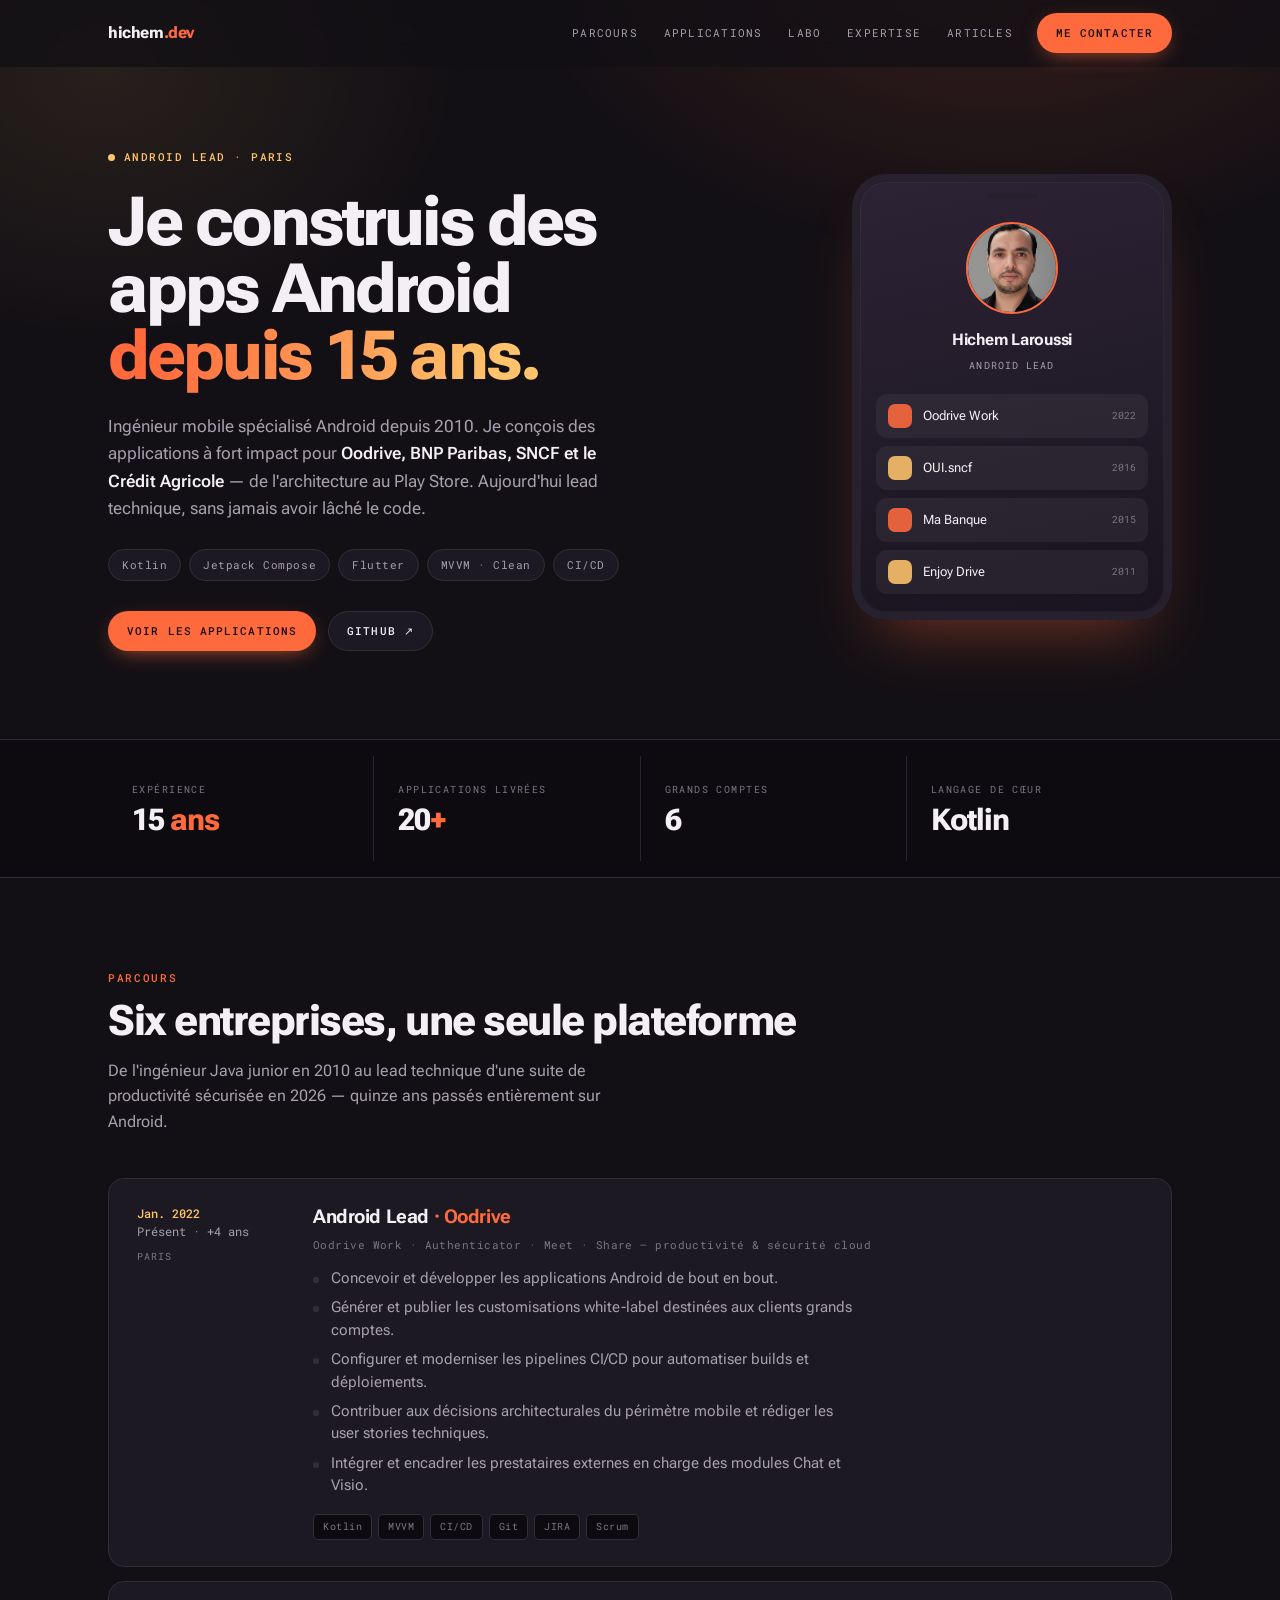
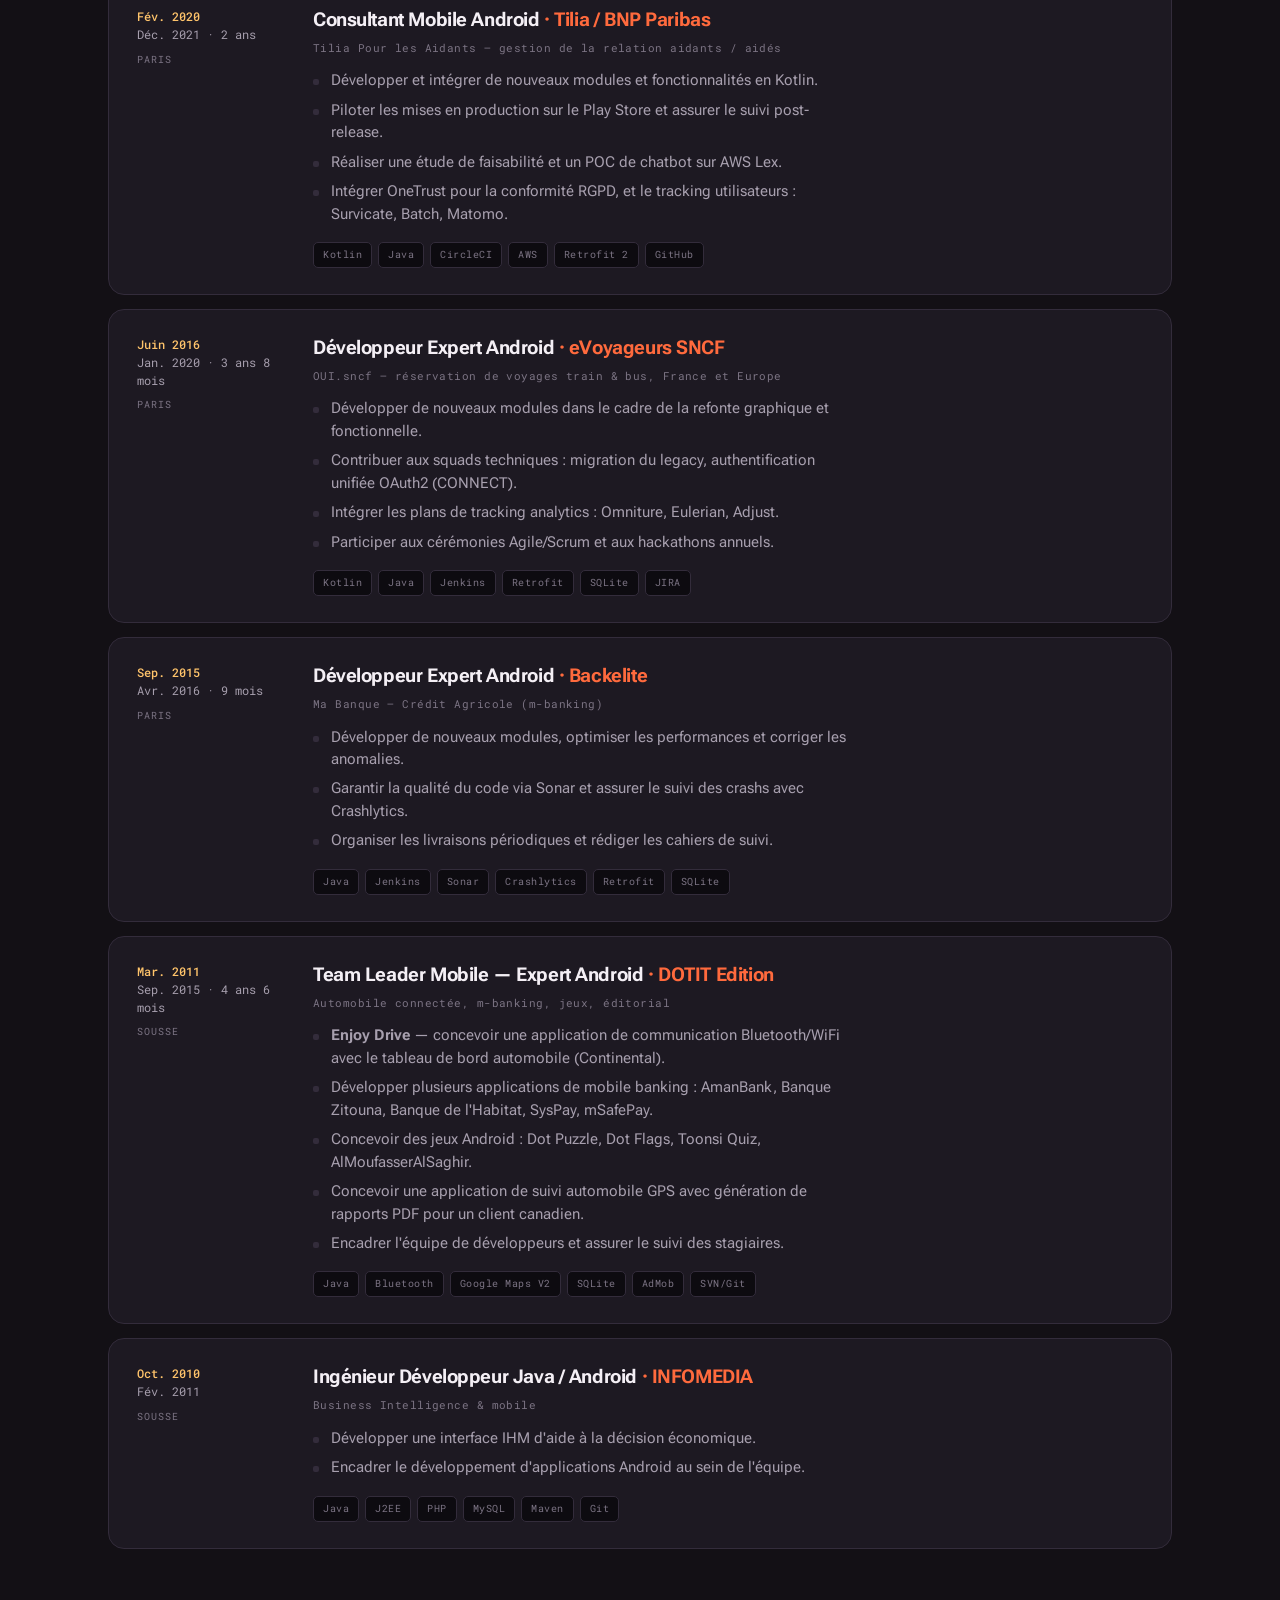
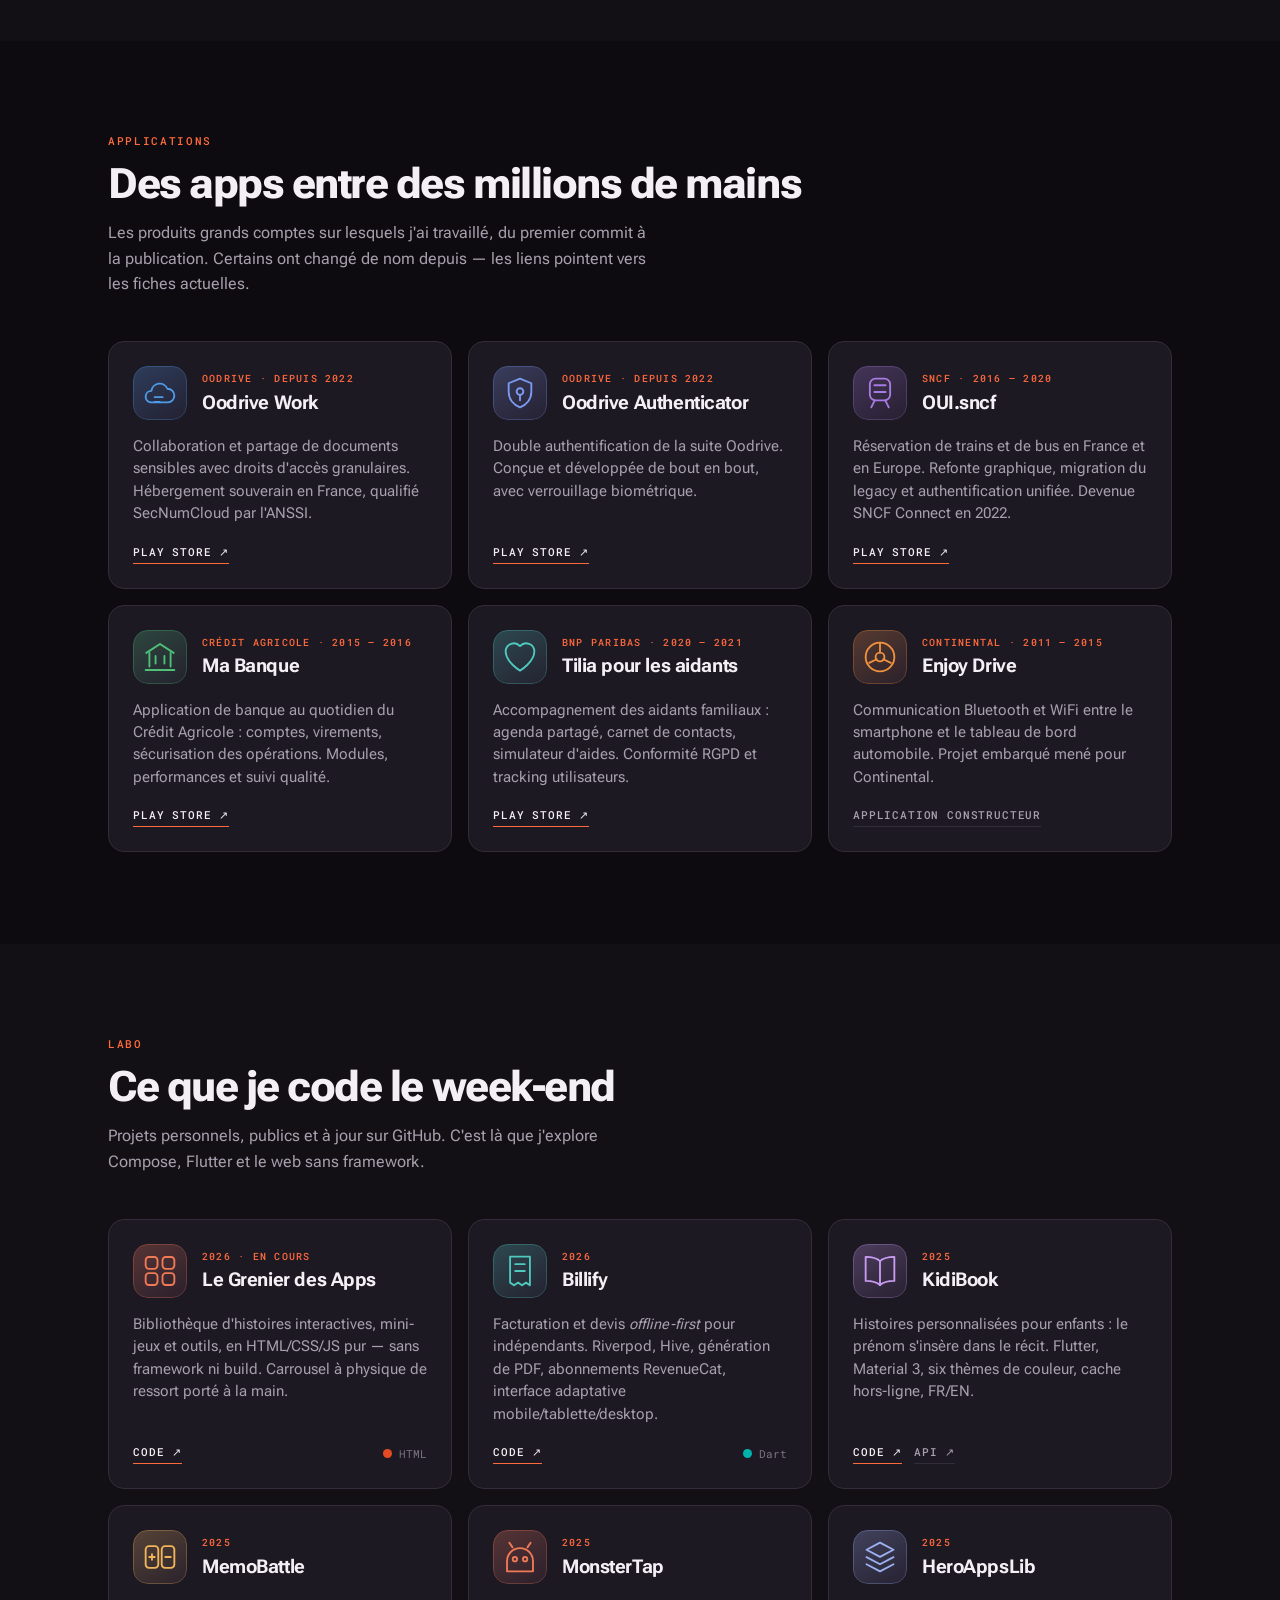
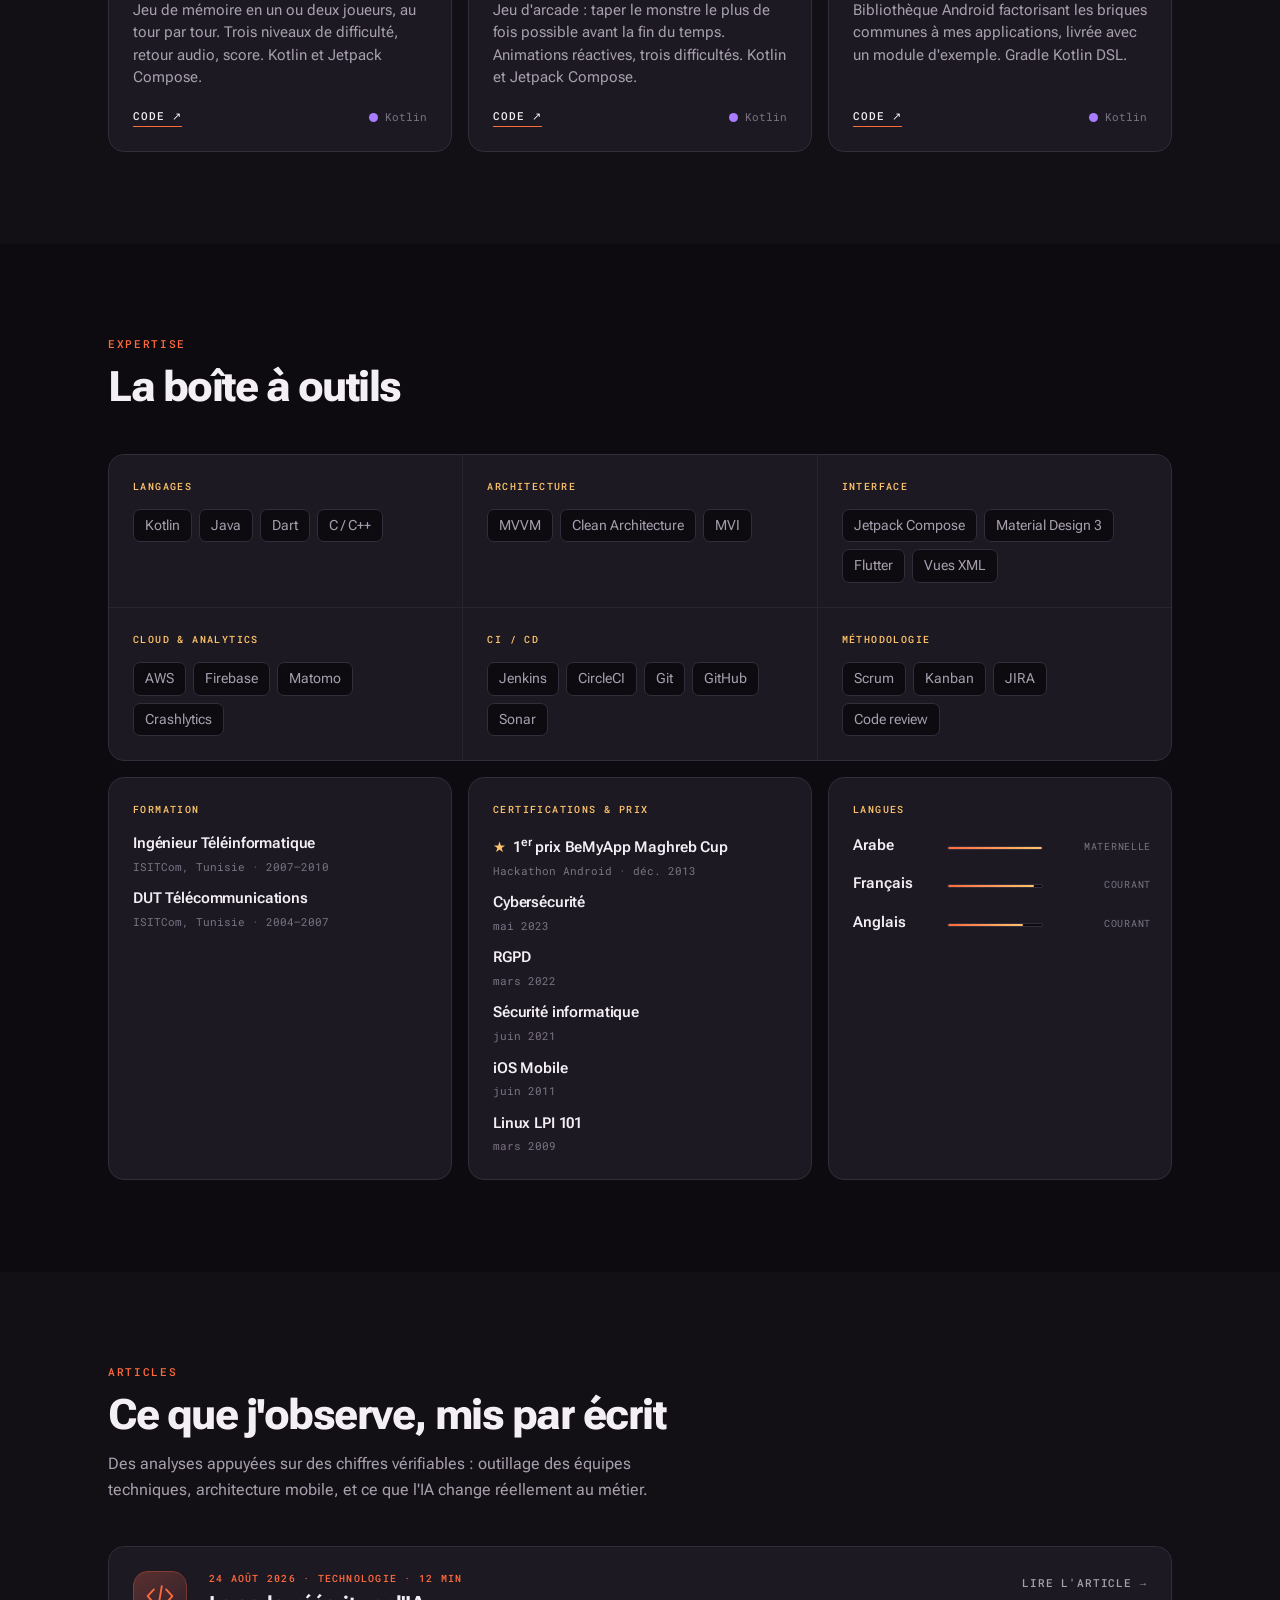
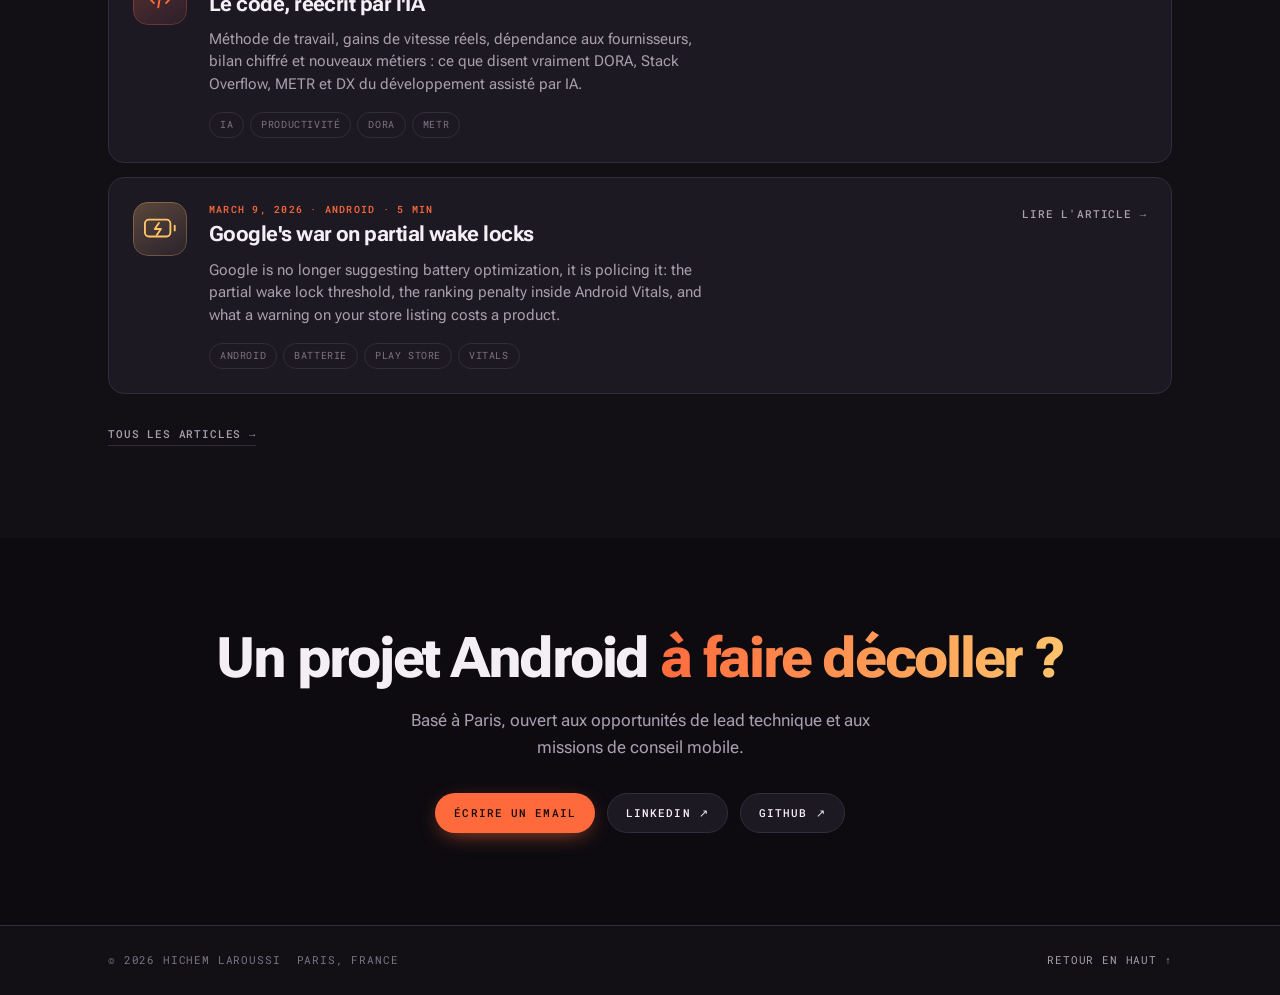
<file: docs/index.html>
<!DOCTYPE html>
<html lang="fr">
<head>
<meta charset="utf-8">
<meta name="viewport" content="width=device-width, initial-scale=1">
<title>Hichem Laroussi — Android Lead</title>
<meta name="description" content="Hichem Laroussi, Android Lead à Paris. 15 ans d'expérience exclusive sur Android : Oodrive, BNP Paribas, SNCF, Crédit Agricole. Kotlin, Jetpack Compose, Flutter.">
<meta name="author" content="Hichem Laroussi">
<meta name="theme-color" content="#131015">

<meta property="og:type" content="profile">
<meta property="og:title" content="Hichem Laroussi — Android Lead">
<meta property="og:description" content="15 ans d'expérience exclusive sur Android. Applications à fort impact pour Oodrive, BNP Paribas, SNCF et le Crédit Agricole.">
<meta property="og:locale" content="fr_FR">
<meta name="twitter:card" content="summary_large_image">

<link rel="preload" href="assets/fonts/roboto-flex.woff2" as="font" type="font/woff2" crossorigin>
<link rel="preload" href="assets/fonts/roboto-mono.woff2" as="font" type="font/woff2" crossorigin>
<link rel="stylesheet" href="assets/css/style.css">
<link rel="stylesheet" href="assets/css/article.css">
<link rel="icon" href="data:image/svg+xml,<svg xmlns='http://www.w3.org/2000/svg' viewBox='0 0 32 32'><rect width='32' height='32' rx='8' fill='%23131015'/><text x='16' y='23' font-family='sans-serif' font-size='17' font-weight='bold' fill='%23FF6A3D' text-anchor='middle'>H</text></svg>">
</head>
<body>

<a class="skip" href="#main">Aller au contenu</a>
<div class="aura" aria-hidden="true"></div>

<header class="nav" id="nav">
  <div class="shell nav__in">
    <a class="nav__logo" href="#top">hichem<em>.dev</em></a>
    <nav class="nav__links" aria-label="Navigation principale">
      <a href="#parcours">Parcours</a>
      <a href="#apps">Applications</a>
      <a href="#labo">Labo</a>
      <a href="#expertise">Expertise</a>
      <a href="#articles">Articles</a>
    </nav>
    <a class="btn btn--hot" href="#contact">Me contacter</a>
  </div>
</header>

<main id="main">

<!-- ===================== HERO ===================== -->
<section class="hero" id="top">
  <div class="shell hero__grid">
    <div>
      <p class="status"><i aria-hidden="true"></i>Android Lead · Paris</p>
      <h1 class="hero__title">Je construis des apps Android <em>depuis 15 ans.</em></h1>
      <p class="hero__lede">
        Ingénieur mobile spécialisé Android depuis 2010. Je conçois des applications
        à fort impact pour <strong>Oodrive, BNP Paribas, SNCF et le Crédit Agricole</strong> —
        de l'architecture au Play Store. Aujourd'hui lead technique, sans jamais avoir lâché le code.
      </p>
      <ul class="pills">
        <li>Kotlin</li>
        <li>Jetpack Compose</li>
        <li>Flutter</li>
        <li>MVVM · Clean</li>
        <li>CI/CD</li>
      </ul>
      <div class="hero__cta">
        <a class="btn btn--hot" href="#apps">Voir les applications</a>
        <a class="btn btn--ghost" href="https://github.com/SuperHich" target="_blank" rel="noopener">GitHub ↗</a>
      </div>
    </div>

    <aside class="phone" id="phone" aria-label="Aperçu du profil">
      <div class="phone__av">
        <img src="assets/img/portrait.jpg" alt="Portrait de Hichem Laroussi" width="92" height="92"
             onerror="this.onerror=null;this.src='assets/img/portrait-placeholder.svg';">
      </div>
      <p class="phone__name">Hichem Laroussi</p>
      <p class="phone__role">Android Lead</p>
      <div class="phone__rows">
        <div class="phone__row"><i aria-hidden="true"></i>Oodrive Work<span>2022</span></div>
        <div class="phone__row"><i class="is-amber" aria-hidden="true"></i>OUI.sncf<span>2016</span></div>
        <div class="phone__row"><i aria-hidden="true"></i>Ma Banque<span>2015</span></div>
        <div class="phone__row"><i class="is-amber" aria-hidden="true"></i>Enjoy Drive<span>2011</span></div>
      </div>
    </aside>
  </div>
</section>

<!-- ===================== STATS ===================== -->
<section class="stats" aria-label="Chiffres clés">
  <div class="shell">
    <dl class="stats__grid">
      <div class="stat"><dt>Expérience</dt><dd>15<em> ans</em></dd></div>
      <div class="stat"><dt>Applications livrées</dt><dd>20<em>+</em></dd></div>
      <div class="stat"><dt>Grands comptes</dt><dd>6</dd></div>
      <div class="stat"><dt>Langage de cœur</dt><dd>Kotlin</dd></div>
    </dl>
  </div>
</section>

<!-- ===================== PARCOURS ===================== -->
<section class="band" id="parcours">
  <div class="shell">
    <div class="head reveal">
      <p class="head__eyebrow">Parcours</p>
      <h2 class="head__title">Six entreprises, une seule plateforme</h2>
      <p class="head__note">
        De l'ingénieur Java junior en 2010 au lead technique d'une suite de productivité
        sécurisée en 2026 — quinze ans passés entièrement sur Android.
      </p>
    </div>

    <div class="track">

      <article class="job reveal">
        <div class="job__when">
          <b>Jan. 2022</b>Présent · +4 ans
          <span class="job__where">Paris</span>
        </div>
        <div>
          <h3 class="job__role">Android Lead <em>· Oodrive</em></h3>
          <p class="job__product">Oodrive Work · Authenticator · Meet · Share — productivité &amp; sécurité cloud</p>
          <ul class="job__list">
            <li>Concevoir et développer les applications Android de bout en bout.</li>
            <li>Générer et publier les customisations white-label destinées aux clients grands comptes.</li>
            <li>Configurer et moderniser les pipelines CI/CD pour automatiser builds et déploiements.</li>
            <li>Contribuer aux décisions architecturales du périmètre mobile et rédiger les user stories techniques.</li>
            <li>Intégrer et encadrer les prestataires externes en charge des modules Chat et Visio.</li>
          </ul>
          <ul class="tech"><li>Kotlin</li><li>MVVM</li><li>CI/CD</li><li>Git</li><li>JIRA</li><li>Scrum</li></ul>
        </div>
      </article>

      <article class="job reveal">
        <div class="job__when">
          <b>Fév. 2020</b>Déc. 2021 · 2 ans
          <span class="job__where">Paris</span>
        </div>
        <div>
          <h3 class="job__role">Consultant Mobile Android <em>· Tilia / BNP Paribas</em></h3>
          <p class="job__product">Tilia Pour les Aidants — gestion de la relation aidants / aidés</p>
          <ul class="job__list">
            <li>Développer et intégrer de nouveaux modules et fonctionnalités en Kotlin.</li>
            <li>Piloter les mises en production sur le Play Store et assurer le suivi post-release.</li>
            <li>Réaliser une étude de faisabilité et un POC de chatbot sur AWS Lex.</li>
            <li>Intégrer OneTrust pour la conformité RGPD, et le tracking utilisateurs : Survicate, Batch, Matomo.</li>
          </ul>
          <ul class="tech"><li>Kotlin</li><li>Java</li><li>CircleCI</li><li>AWS</li><li>Retrofit 2</li><li>GitHub</li></ul>
        </div>
      </article>

      <article class="job reveal">
        <div class="job__when">
          <b>Juin 2016</b>Jan. 2020 · 3 ans 8 mois
          <span class="job__where">Paris</span>
        </div>
        <div>
          <h3 class="job__role">Développeur Expert Android <em>· eVoyageurs SNCF</em></h3>
          <p class="job__product">OUI.sncf — réservation de voyages train &amp; bus, France et Europe</p>
          <ul class="job__list">
            <li>Développer de nouveaux modules dans le cadre de la refonte graphique et fonctionnelle.</li>
            <li>Contribuer aux squads techniques : migration du legacy, authentification unifiée OAuth2 (CONNECT).</li>
            <li>Intégrer les plans de tracking analytics : Omniture, Eulerian, Adjust.</li>
            <li>Participer aux cérémonies Agile/Scrum et aux hackathons annuels.</li>
          </ul>
          <ul class="tech"><li>Kotlin</li><li>Java</li><li>Jenkins</li><li>Retrofit</li><li>SQLite</li><li>JIRA</li></ul>
        </div>
      </article>

      <article class="job reveal">
        <div class="job__when">
          <b>Sep. 2015</b>Avr. 2016 · 9 mois
          <span class="job__where">Paris</span>
        </div>
        <div>
          <h3 class="job__role">Développeur Expert Android <em>· Backelite</em></h3>
          <p class="job__product">Ma Banque — Crédit Agricole (m-banking)</p>
          <ul class="job__list">
            <li>Développer de nouveaux modules, optimiser les performances et corriger les anomalies.</li>
            <li>Garantir la qualité du code via Sonar et assurer le suivi des crashs avec Crashlytics.</li>
            <li>Organiser les livraisons périodiques et rédiger les cahiers de suivi.</li>
          </ul>
          <ul class="tech"><li>Java</li><li>Jenkins</li><li>Sonar</li><li>Crashlytics</li><li>Retrofit</li><li>SQLite</li></ul>
        </div>
      </article>

      <article class="job reveal">
        <div class="job__when">
          <b>Mar. 2011</b>Sep. 2015 · 4 ans 6 mois
          <span class="job__where">Sousse</span>
        </div>
        <div>
          <h3 class="job__role">Team Leader Mobile — Expert Android <em>· DOTIT Edition</em></h3>
          <p class="job__product">Automobile connectée, m-banking, jeux, éditorial</p>
          <ul class="job__list">
            <li><strong>Enjoy Drive</strong> — concevoir une application de communication Bluetooth/WiFi avec le tableau de bord automobile (Continental).</li>
            <li>Développer plusieurs applications de mobile banking : AmanBank, Banque Zitouna, Banque de l'Habitat, SysPay, mSafePay.</li>
            <li>Concevoir des jeux Android : Dot Puzzle, Dot Flags, Toonsi Quiz, AlMoufasserAlSaghir.</li>
            <li>Concevoir une application de suivi automobile GPS avec génération de rapports PDF pour un client canadien.</li>
            <li>Encadrer l'équipe de développeurs et assurer le suivi des stagiaires.</li>
          </ul>
          <ul class="tech"><li>Java</li><li>Bluetooth</li><li>Google Maps V2</li><li>SQLite</li><li>AdMob</li><li>SVN/Git</li></ul>
        </div>
      </article>

      <article class="job reveal">
        <div class="job__when">
          <b>Oct. 2010</b>Fév. 2011
          <span class="job__where">Sousse</span>
        </div>
        <div>
          <h3 class="job__role">Ingénieur Développeur Java / Android <em>· INFOMEDIA</em></h3>
          <p class="job__product">Business Intelligence &amp; mobile</p>
          <ul class="job__list">
            <li>Développer une interface IHM d'aide à la décision économique.</li>
            <li>Encadrer le développement d'applications Android au sein de l'équipe.</li>
          </ul>
          <ul class="tech"><li>Java</li><li>J2EE</li><li>PHP</li><li>MySQL</li><li>Maven</li><li>Git</li></ul>
        </div>
      </article>

    </div>
  </div>
</section>

<!-- ===================== APPLICATIONS ===================== -->
<section class="band band--alt" id="apps">
  <div class="shell">
    <div class="head reveal">
      <p class="head__eyebrow">Applications</p>
      <h2 class="head__title">Des apps entre des millions de mains</h2>
      <p class="head__note">
        Les produits grands comptes sur lesquels j'ai travaillé, du premier commit à la publication.
        Certains ont changé de nom depuis — les liens pointent vers les fiches actuelles.
      </p>
    </div>

    <div class="grid">

      <article class="card reveal">
        <div class="card__head">
          <img class="card__tile" src="assets/img/apps/oodrive-work.svg" alt="" width="64" height="64">
          <div>
            <p class="card__kicker">Oodrive · depuis 2022</p>
            <h3 class="card__title">Oodrive Work</h3>
          </div>
        </div>
        <p class="card__desc">
          Collaboration et partage de documents sensibles avec droits d'accès granulaires.
          Hébergement souverain en France, qualifié SecNumCloud par l'ANSSI.
        </p>
        <div class="card__foot">
          <a class="link" href="https://play.google.com/store/apps/details?id=com.oodrive.work" target="_blank" rel="noopener">Play Store ↗</a>
        </div>
      </article>

      <article class="card reveal">
        <div class="card__head">
          <img class="card__tile" src="assets/img/apps/oodrive-auth.svg" alt="" width="64" height="64">
          <div>
            <p class="card__kicker">Oodrive · depuis 2022</p>
            <h3 class="card__title">Oodrive Authenticator</h3>
          </div>
        </div>
        <p class="card__desc">
          Double authentification de la suite Oodrive. Conçue et développée de bout en bout,
          avec verrouillage biométrique.
        </p>
        <div class="card__foot">
          <a class="link" href="https://play.google.com/store/apps/developer?id=Oodrive" target="_blank" rel="noopener">Play Store ↗</a>
        </div>
      </article>

      <article class="card reveal">
        <div class="card__head">
          <img class="card__tile" src="assets/img/apps/oui-sncf.svg" alt="" width="64" height="64">
          <div>
            <p class="card__kicker">SNCF · 2016 – 2020</p>
            <h3 class="card__title">OUI.sncf</h3>
          </div>
        </div>
        <p class="card__desc">
          Réservation de trains et de bus en France et en Europe. Refonte graphique,
          migration du legacy et authentification unifiée. Devenue SNCF Connect en 2022.
        </p>
        <div class="card__foot">
          <a class="link" href="https://play.google.com/store/apps/details?id=com.vsct.vsc.mobile.horaireetresa.android" target="_blank" rel="noopener">Play Store ↗</a>
        </div>
      </article>

      <article class="card reveal">
        <div class="card__head">
          <img class="card__tile" src="assets/img/apps/ma-banque.svg" alt="" width="64" height="64">
          <div>
            <p class="card__kicker">Crédit Agricole · 2015 – 2016</p>
            <h3 class="card__title">Ma Banque</h3>
          </div>
        </div>
        <p class="card__desc">
          Application de banque au quotidien du Crédit Agricole : comptes, virements,
          sécurisation des opérations. Modules, performances et suivi qualité.
        </p>
        <div class="card__foot">
          <a class="link" href="https://play.google.com/store/apps/details?id=fr.creditagricole.androidapp" target="_blank" rel="noopener">Play Store ↗</a>
        </div>
      </article>

      <article class="card reveal">
        <div class="card__head">
          <img class="card__tile" src="assets/img/apps/tilia.svg" alt="" width="64" height="64">
          <div>
            <p class="card__kicker">BNP Paribas · 2020 – 2021</p>
            <h3 class="card__title">Tilia pour les aidants</h3>
          </div>
        </div>
        <p class="card__desc">
          Accompagnement des aidants familiaux : agenda partagé, carnet de contacts,
          simulateur d'aides. Conformité RGPD et tracking utilisateurs.
        </p>
        <div class="card__foot">
          <a class="link" href="https://play.google.com/store/apps/details?id=com.ifsalpha.tilia" target="_blank" rel="noopener">Play Store ↗</a>
        </div>
      </article>

      <article class="card reveal">
        <div class="card__head">
          <img class="card__tile" src="assets/img/apps/enjoy-drive.svg" alt="" width="64" height="64">
          <div>
            <p class="card__kicker">Continental · 2011 – 2015</p>
            <h3 class="card__title">Enjoy Drive</h3>
          </div>
        </div>
        <p class="card__desc">
          Communication Bluetooth et WiFi entre le smartphone et le tableau de bord
          automobile. Projet embarqué mené pour Continental.
        </p>
        <div class="card__foot">
          <span class="link link--mut">Application constructeur</span>
        </div>
      </article>

    </div>
  </div>
</section>

<!-- ===================== LABO ===================== -->
<section class="band" id="labo">
  <div class="shell">
    <div class="head reveal">
      <p class="head__eyebrow">Labo</p>
      <h2 class="head__title">Ce que je code le week-end</h2>
      <p class="head__note">
        Projets personnels, publics et à jour sur GitHub. C'est là que j'explore Compose,
        Flutter et le web sans framework.
      </p>
    </div>

    <div class="grid">

      <article class="card reveal">
        <div class="card__head">
          <img class="card__tile" src="assets/img/apps/grenier.svg" alt="" width="64" height="64">
          <div>
            <p class="card__kicker">2026 · en cours</p>
            <h3 class="card__title">Le Grenier des Apps</h3>
          </div>
        </div>
        <p class="card__desc">
          Bibliothèque d'histoires interactives, mini-jeux et outils, en HTML/CSS/JS pur —
          sans framework ni build. Carrousel à physique de ressort porté à la main.
        </p>
        <div class="card__foot">
          <a class="link" href="https://github.com/SuperHich/ai-sh-apps" target="_blank" rel="noopener">Code ↗</a>
          <span class="lang"><i style="background:#E44B23" aria-hidden="true"></i>HTML</span>
        </div>
      </article>

      <article class="card reveal">
        <div class="card__head">
          <img class="card__tile" src="assets/img/apps/billify.svg" alt="" width="64" height="64">
          <div>
            <p class="card__kicker">2026</p>
            <h3 class="card__title">Billify</h3>
          </div>
        </div>
        <p class="card__desc">
          Facturation et devis <em>offline-first</em> pour indépendants. Riverpod, Hive,
          génération de PDF, abonnements RevenueCat, interface adaptative mobile/tablette/desktop.
        </p>
        <div class="card__foot">
          <a class="link" href="https://github.com/SuperHich/Billify" target="_blank" rel="noopener">Code ↗</a>
          <span class="lang"><i style="background:#00B4AB" aria-hidden="true"></i>Dart</span>
        </div>
      </article>

      <article class="card reveal">
        <div class="card__head">
          <img class="card__tile" src="assets/img/apps/kidibook.svg" alt="" width="64" height="64">
          <div>
            <p class="card__kicker">2025</p>
            <h3 class="card__title">KidiBook</h3>
          </div>
        </div>
        <p class="card__desc">
          Histoires personnalisées pour enfants : le prénom s'insère dans le récit.
          Flutter, Material 3, six thèmes de couleur, cache hors-ligne, FR/EN.
        </p>
        <div class="card__foot">
          <a class="link" href="https://github.com/SuperHich/kidibook" target="_blank" rel="noopener">Code ↗</a>
          <a class="link link--mut" href="https://github.com/SuperHich/kidibook-api" target="_blank" rel="noopener">API ↗</a>
        </div>
      </article>

      <article class="card reveal">
        <div class="card__head">
          <img class="card__tile" src="assets/img/apps/memobattle.svg" alt="" width="64" height="64">
          <div>
            <p class="card__kicker">2025</p>
            <h3 class="card__title">MemoBattle</h3>
          </div>
        </div>
        <p class="card__desc">
          Jeu de mémoire en un ou deux joueurs, au tour par tour. Trois niveaux de
          difficulté, retour audio, score. Kotlin et Jetpack Compose.
        </p>
        <div class="card__foot">
          <a class="link" href="https://github.com/SuperHich/MemoBattle" target="_blank" rel="noopener">Code ↗</a>
          <span class="lang"><i style="background:#A97BFF" aria-hidden="true"></i>Kotlin</span>
        </div>
      </article>

      <article class="card reveal">
        <div class="card__head">
          <img class="card__tile" src="assets/img/apps/monstertap.svg" alt="" width="64" height="64">
          <div>
            <p class="card__kicker">2025</p>
            <h3 class="card__title">MonsterTap</h3>
          </div>
        </div>
        <p class="card__desc">
          Jeu d'arcade : taper le monstre le plus de fois possible avant la fin du temps.
          Animations réactives, trois difficultés. Kotlin et Jetpack Compose.
        </p>
        <div class="card__foot">
          <a class="link" href="https://github.com/SuperHich/MonsterTap" target="_blank" rel="noopener">Code ↗</a>
          <span class="lang"><i style="background:#A97BFF" aria-hidden="true"></i>Kotlin</span>
        </div>
      </article>

      <article class="card reveal">
        <div class="card__head">
          <img class="card__tile" src="assets/img/apps/heroapps.svg" alt="" width="64" height="64">
          <div>
            <p class="card__kicker">2025</p>
            <h3 class="card__title">HeroAppsLib</h3>
          </div>
        </div>
        <p class="card__desc">
          Bibliothèque Android factorisant les briques communes à mes applications,
          livrée avec un module d'exemple. Gradle Kotlin DSL.
        </p>
        <div class="card__foot">
          <a class="link" href="https://github.com/SuperHich/HeroAppsLib" target="_blank" rel="noopener">Code ↗</a>
          <span class="lang"><i style="background:#A97BFF" aria-hidden="true"></i>Kotlin</span>
        </div>
      </article>

    </div>
  </div>
</section>

<!-- ===================== EXPERTISE ===================== -->
<section class="band band--alt" id="expertise">
  <div class="shell">
    <div class="head reveal">
      <p class="head__eyebrow">Expertise</p>
      <h2 class="head__title">La boîte à outils</h2>
    </div>

    <div class="skills reveal">
      <div class="skill">
        <h3>Langages</h3>
        <ul><li>Kotlin</li><li>Java</li><li>Dart</li><li>C / C++</li></ul>
      </div>
      <div class="skill">
        <h3>Architecture</h3>
        <ul><li>MVVM</li><li>Clean Architecture</li><li>MVI</li></ul>
      </div>
      <div class="skill">
        <h3>Interface</h3>
        <ul><li>Jetpack Compose</li><li>Material Design 3</li><li>Flutter</li><li>Vues XML</li></ul>
      </div>
      <div class="skill">
        <h3>Cloud &amp; Analytics</h3>
        <ul><li>AWS</li><li>Firebase</li><li>Matomo</li><li>Crashlytics</li></ul>
      </div>
      <div class="skill">
        <h3>CI / CD</h3>
        <ul><li>Jenkins</li><li>CircleCI</li><li>Git</li><li>GitHub</li><li>Sonar</li></ul>
      </div>
      <div class="skill">
        <h3>Méthodologie</h3>
        <ul><li>Scrum</li><li>Kanban</li><li>JIRA</li><li>Code review</li></ul>
      </div>
    </div>

    <div class="about reveal" style="margin-top:16px">
      <div class="panel">
        <h3>Formation</h3>
        <div class="rows">
          <div class="row"><b>Ingénieur Téléinformatique</b><span>ISITCom, Tunisie · 2007–2010</span></div>
          <div class="row"><b>DUT Télécommunications</b><span>ISITCom, Tunisie · 2004–2007</span></div>
        </div>
      </div>

      <div class="panel">
        <h3>Certifications &amp; prix</h3>
        <div class="rows">
          <div class="row row--award"><b>1<sup>er</sup> prix BeMyApp Maghreb Cup</b><span>Hackathon Android · déc. 2013</span></div>
          <div class="row"><b>Cybersécurité</b><span>mai 2023</span></div>
          <div class="row"><b>RGPD</b><span>mars 2022</span></div>
          <div class="row"><b>Sécurité informatique</b><span>juin 2021</span></div>
          <div class="row"><b>iOS Mobile</b><span>juin 2011</span></div>
          <div class="row"><b>Linux LPI 101</b><span>mars 2009</span></div>
        </div>
      </div>

      <div class="panel">
        <h3>Langues</h3>
        <div class="meter">
          <div class="meter__row">
            <b>Arabe</b>
            <span class="meter__bar"><span class="meter__fill" style="width:100%"></span></span>
            <span>Maternelle</span>
          </div>
          <div class="meter__row">
            <b>Français</b>
            <span class="meter__bar"><span class="meter__fill" style="width:92%"></span></span>
            <span>Courant</span>
          </div>
          <div class="meter__row">
            <b>Anglais</b>
            <span class="meter__bar"><span class="meter__fill" style="width:80%"></span></span>
            <span>Courant</span>
          </div>
        </div>
      </div>
    </div>
  </div>
</section>

<!-- ===================== ARTICLES ===================== -->
<section class="band" id="articles">
  <div class="shell">
    <div class="head reveal">
      <p class="head__eyebrow">Articles</p>
      <h2 class="head__title">Ce que j'observe, mis par écrit</h2>
      <p class="head__note">
        Des analyses appuyées sur des chiffres vérifiables : outillage des équipes
        techniques, architecture mobile, et ce que l'IA change réellement au métier.
      </p>
    </div>

    <div class="posts">

      <a class="post reveal" href="articles/le-code-reecrit-par-lia.html">
        <img class="post__tile" src="assets/img/articles/ia-dev.svg" alt="" width="64" height="64">
        <div>
          <p class="card__kicker">24 août 2026 · Technologie · 12 min</p>
          <h3 class="post__title">Le code, réécrit par l'IA</h3>
          <p class="post__desc">
            Méthode de travail, gains de vitesse réels, dépendance aux fournisseurs, bilan
            chiffré et nouveaux métiers : ce que disent vraiment DORA, Stack Overflow, METR
            et DX du développement assisté par IA.
          </p>
          <ul class="card__tags">
            <li>IA</li><li>Productivité</li><li>DORA</li><li>METR</li>
          </ul>
        </div>
        <span class="post__go">Lire l'article →</span>
      </a>

      <a class="post reveal" href="articles/google-war-on-partial-wake-locks.html" hreflang="en">
        <img class="post__tile" src="assets/img/articles/wake-locks.svg" alt="" width="64" height="64">
        <div>
          <p class="card__kicker" lang="en">March 9, 2026 · Android · 5 min</p>
          <h3 class="post__title" lang="en">Google's war on partial wake locks</h3>
          <p class="post__desc" lang="en">
            Google is no longer suggesting battery optimization, it is policing it:
            the partial wake lock threshold, the ranking penalty inside Android Vitals,
            and what a warning on your store listing costs a product.
          </p>
          <ul class="card__tags">
            <li>Android</li><li>Batterie</li><li>Play Store</li><li>Vitals</li>
          </ul>
        </div>
        <span class="post__go">Lire l'article →</span>
      </a>

    </div>

    <p class="reveal" style="margin-top:26px">
      <a class="link link--mut" href="articles/">Tous les articles →</a>
    </p>
  </div>
</section>

<!-- ===================== CONTACT ===================== -->
<section class="band band--alt" id="contact">
  <div class="shell contact reveal">
    <h2 class="contact__title">Un projet Android <em>à faire décoller ?</em></h2>
    <p class="contact__note">
      Basé à Paris, ouvert aux opportunités de lead technique et aux missions de conseil mobile.
    </p>
    <div class="contact__cta">
      <a class="btn btn--hot" id="mail" href="#" data-u="hichemlaroussi" data-d="gmail.com">Écrire un email</a>
      <a class="btn btn--ghost" href="https://www.linkedin.com/in/hichem-laroussi/" target="_blank" rel="noopener">LinkedIn ↗</a>
      <a class="btn btn--ghost" href="https://github.com/SuperHich" target="_blank" rel="noopener">GitHub ↗</a>
    </div>
  </div>
</section>

</main>

<footer class="foot">
  <div class="shell foot__in">
    <span>© <span id="year">2026</span> Hichem Laroussi</span>
    <span>Paris, France</span>
    <span class="foot__sep"><a href="#top">Retour en haut ↑</a></span>
  </div>
</footer>

<script src="assets/js/main.js"></script>
</body>
</html>
</file>
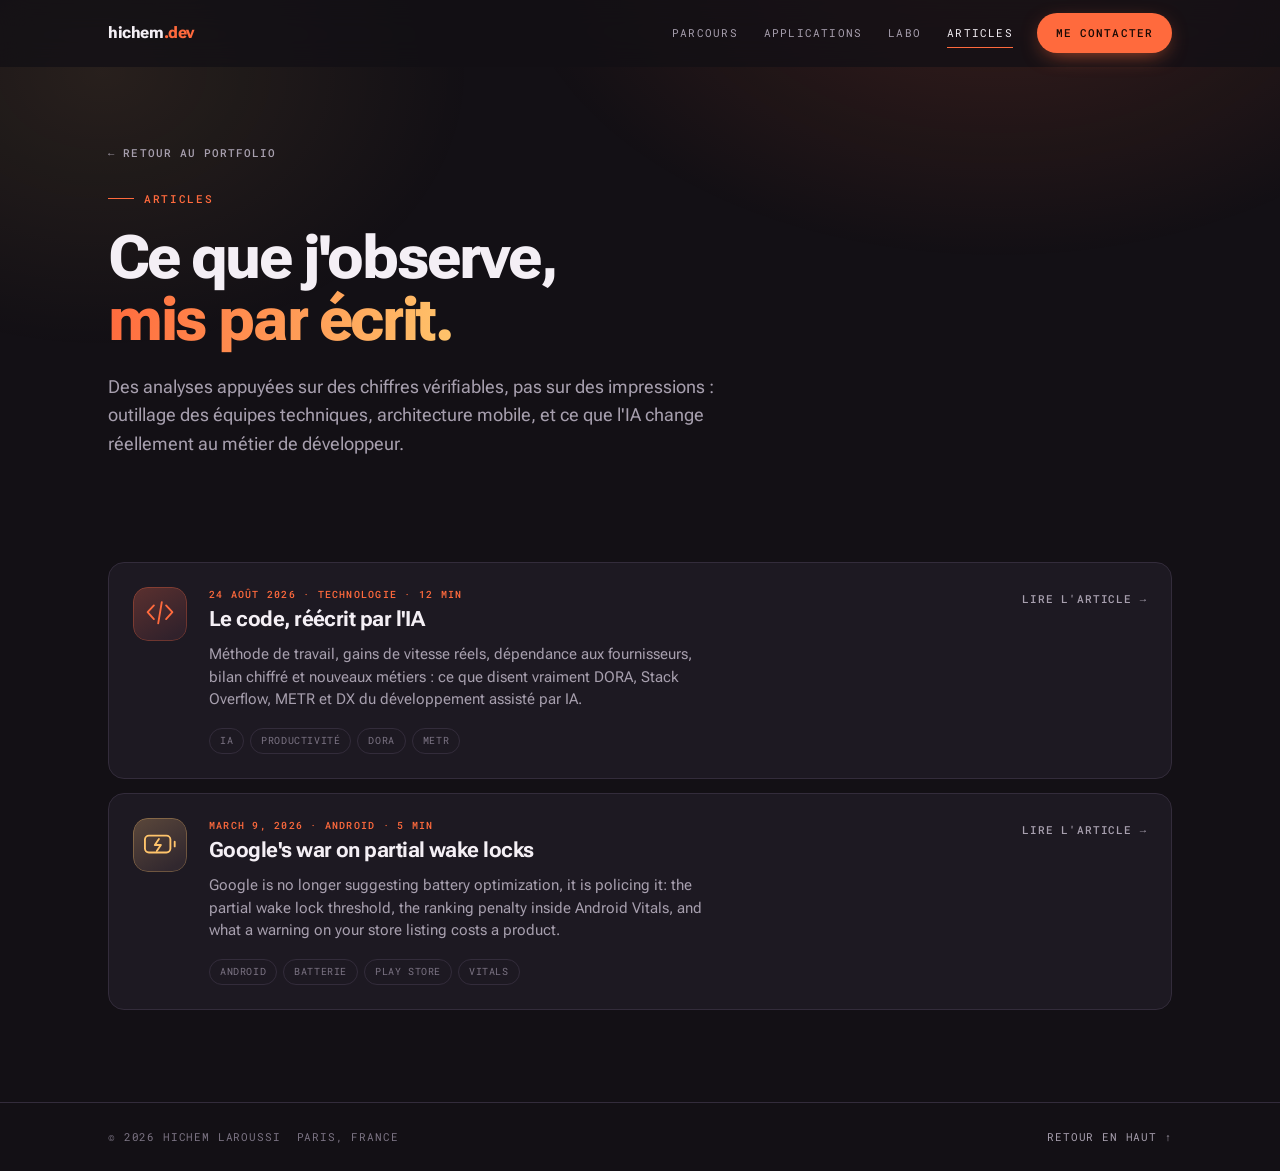
<file: docs/articles/index.html>
<!DOCTYPE html>
<html lang="fr">
<head>
<meta charset="utf-8">
<meta name="viewport" content="width=device-width, initial-scale=1">
<title>Articles — Hichem Laroussi</title>
<meta name="description" content="Articles de Hichem Laroussi, Android Lead à Paris : mobile, architecture, outillage et impact de l'IA sur le développement logiciel.">
<meta name="author" content="Hichem Laroussi">
<meta name="theme-color" content="#131015">

<meta property="og:type" content="website">
<meta property="og:title" content="Articles — Hichem Laroussi">
<meta property="og:description" content="Notes et analyses sur le mobile, l'architecture et l'outillage des équipes techniques.">
<meta property="og:locale" content="fr_FR">
<meta name="twitter:card" content="summary_large_image">

<link rel="preload" href="../assets/fonts/roboto-flex.woff2" as="font" type="font/woff2" crossorigin>
<link rel="preload" href="../assets/fonts/roboto-mono.woff2" as="font" type="font/woff2" crossorigin>
<link rel="stylesheet" href="../assets/css/style.css">
<link rel="stylesheet" href="../assets/css/article.css">
<link rel="icon" href="data:image/svg+xml,<svg xmlns='http://www.w3.org/2000/svg' viewBox='0 0 32 32'><rect width='32' height='32' rx='8' fill='%23131015'/><text x='16' y='23' font-family='sans-serif' font-size='17' font-weight='bold' fill='%23FF6A3D' text-anchor='middle'>H</text></svg>">
</head>
<body>

<a class="skip" href="#main">Aller au contenu</a>
<div class="aura" aria-hidden="true"></div>

<header class="nav" id="nav">
  <div class="shell nav__in">
    <a class="nav__logo" href="../index.html#top">hichem<em>.dev</em></a>
    <nav class="nav__links" aria-label="Navigation principale">
      <a href="../index.html#parcours">Parcours</a>
      <a href="../index.html#apps">Applications</a>
      <a href="../index.html#labo">Labo</a>
      <a href="./" class="is-active">Articles</a>
    </nav>
    <a class="btn btn--hot" href="../index.html#contact">Me contacter</a>
  </div>
</header>

<main id="main">

<header class="art-hero" id="top">
  <div class="shell">
    <a class="art-back" href="../index.html#top">← Retour au portfolio</a>
    <p class="art-eyebrow">Articles</p>
    <h1 class="art-title">Ce que j'observe, <em>mis par écrit.</em></h1>
    <p class="art-lede">
      Des analyses appuyées sur des chiffres vérifiables, pas sur des impressions :
      outillage des équipes techniques, architecture mobile, et ce que l'IA change
      réellement au métier de développeur.
    </p>
  </div>
</header>

<section class="band">
  <div class="shell">
    <div class="posts">

      <a class="post reveal" href="le-code-reecrit-par-lia.html">
        <img class="post__tile" src="../assets/img/articles/ia-dev.svg" alt="" width="64" height="64">
        <div>
          <p class="card__kicker">24 août 2026 · Technologie · 12 min</p>
          <h2 class="post__title">Le code, réécrit par l'IA</h2>
          <p class="post__desc">
            Méthode de travail, gains de vitesse réels, dépendance aux fournisseurs, bilan
            chiffré et nouveaux métiers : ce que disent vraiment DORA, Stack Overflow, METR
            et DX du développement assisté par IA.
          </p>
          <ul class="card__tags">
            <li>IA</li><li>Productivité</li><li>DORA</li><li>METR</li>
          </ul>
        </div>
        <span class="post__go">Lire l'article →</span>
      </a>

      <a class="post reveal" href="google-war-on-partial-wake-locks.html" hreflang="en">
        <img class="post__tile" src="../assets/img/articles/wake-locks.svg" alt="" width="64" height="64">
        <div>
          <p class="card__kicker" lang="en">March 9, 2026 · Android · 5 min</p>
          <h2 class="post__title" lang="en">Google's war on partial wake locks</h2>
          <p class="post__desc" lang="en">
            Google is no longer suggesting battery optimization, it is policing it:
            the partial wake lock threshold, the ranking penalty inside Android Vitals,
            and what a warning on your store listing costs a product.
          </p>
          <ul class="card__tags">
            <li>Android</li><li>Batterie</li><li>Play Store</li><li>Vitals</li>
          </ul>
        </div>
        <span class="post__go">Lire l'article →</span>
      </a>

    </div>
  </div>
</section>

</main>

<footer class="foot">
  <div class="shell foot__in">
    <span>© <span id="year">2026</span> Hichem Laroussi</span>
    <span>Paris, France</span>
    <span class="foot__sep"><a href="#top">Retour en haut ↑</a></span>
  </div>
</footer>

<script src="../assets/js/main.js"></script>
</body>
</html>
</file>
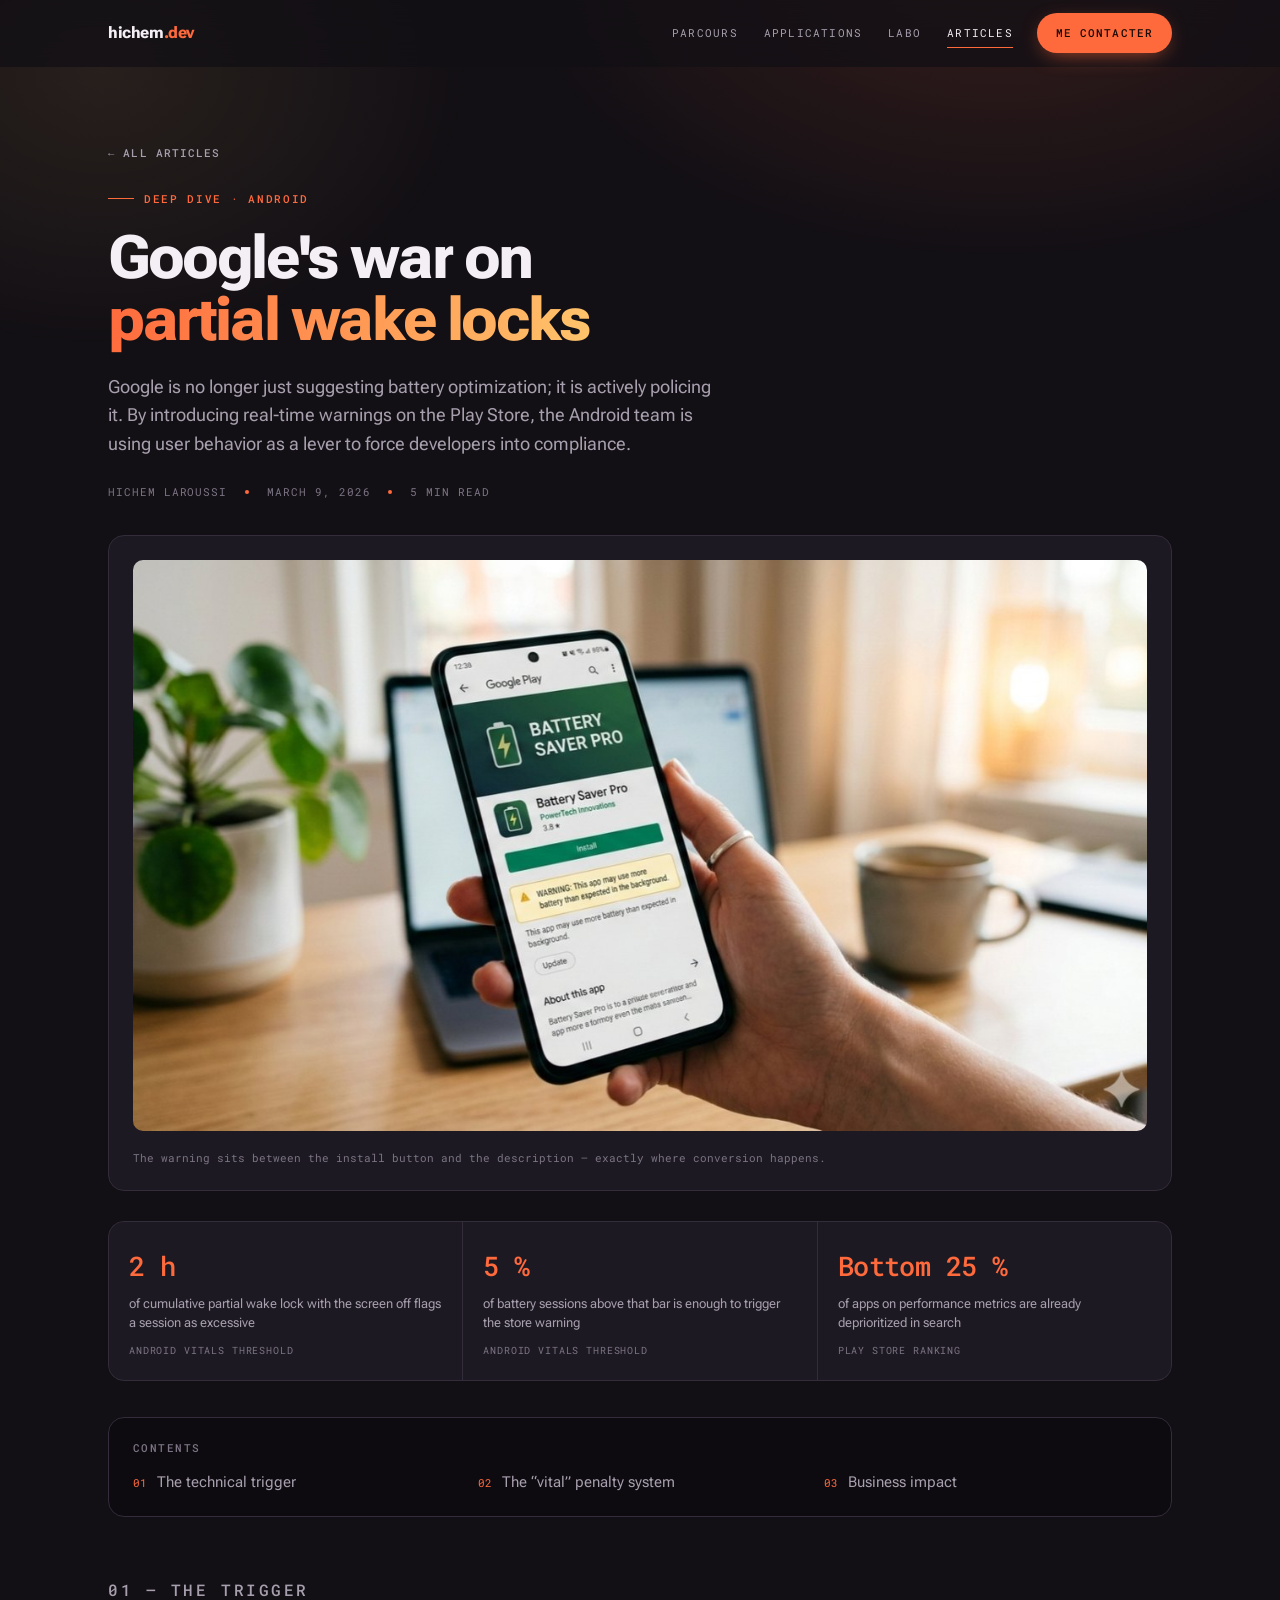
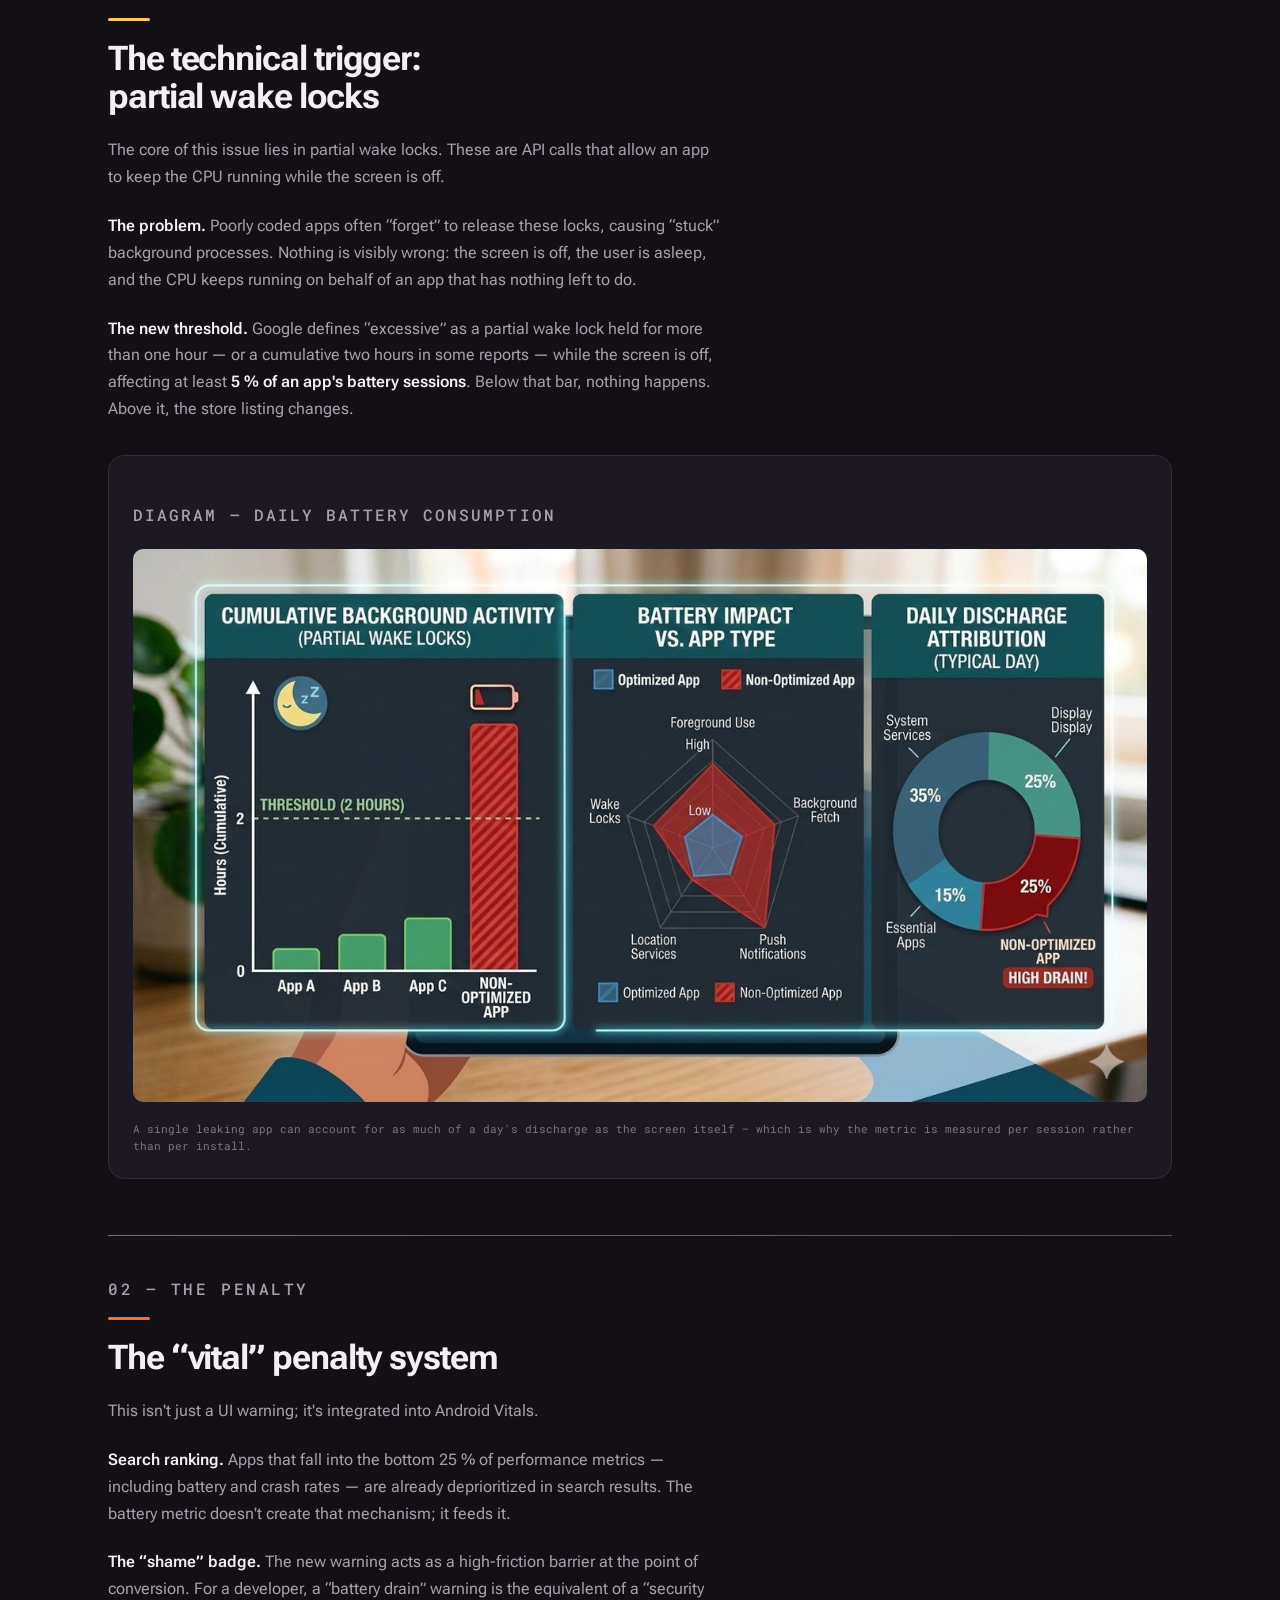
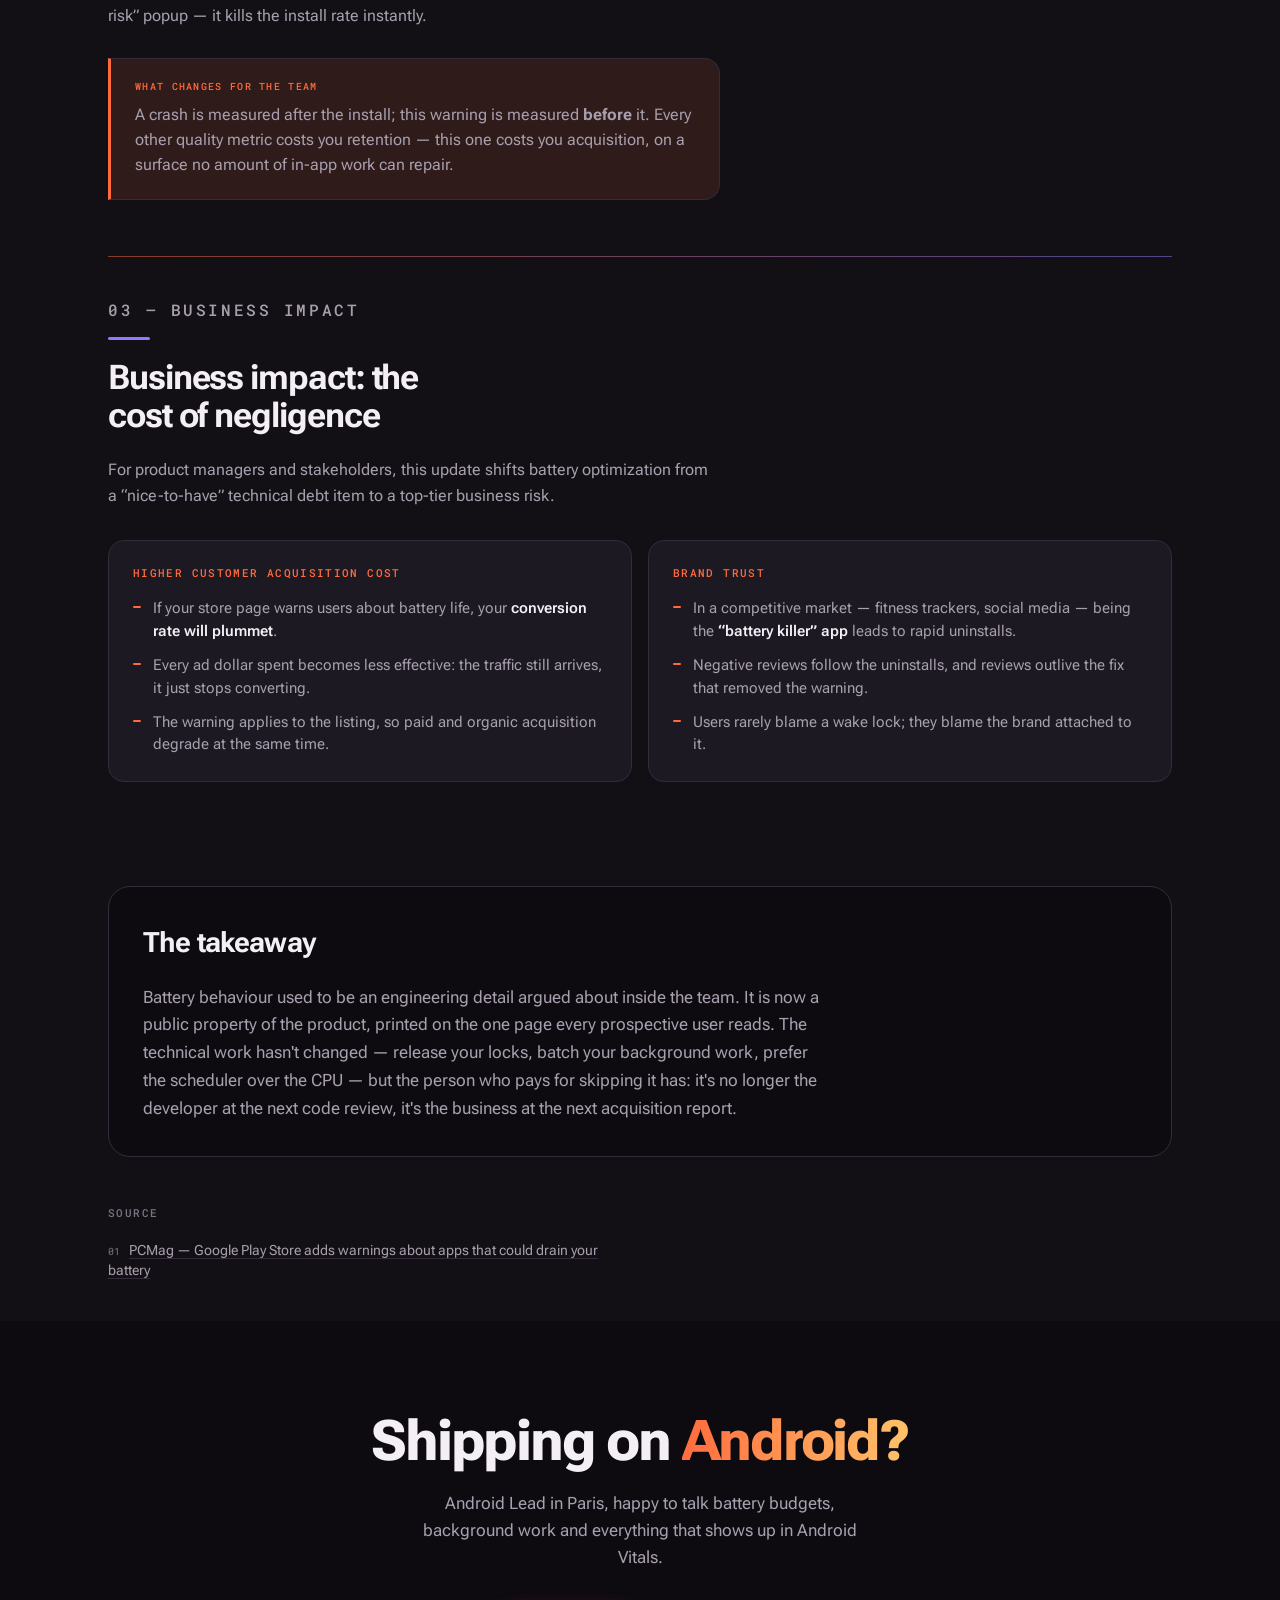
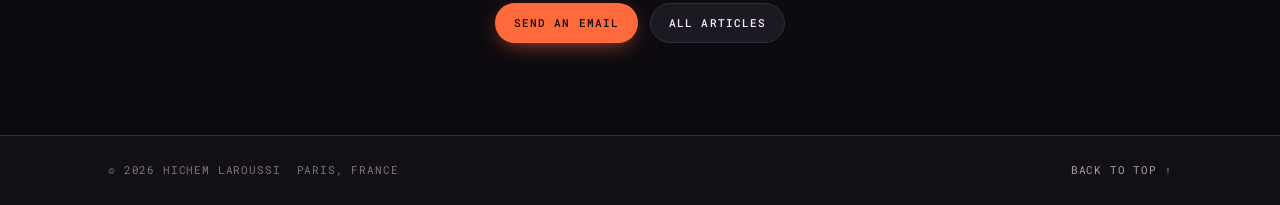
<file: docs/articles/google-war-on-partial-wake-locks.html>
<!DOCTYPE html>
<html lang="en">
<head>
<meta charset="utf-8">
<meta name="viewport" content="width=device-width, initial-scale=1">
<title>Google's War on Partial Wake Locks — Hichem Laroussi</title>
<meta name="description" content="Google now polices battery optimization on the Play Store. How the partial wake lock threshold works, how Android Vitals turns it into a ranking penalty, and what a battery warning costs a product.">
<meta name="author" content="Hichem Laroussi">
<meta name="theme-color" content="#131015">

<meta property="og:type" content="article">
<meta property="og:title" content="Deep Dive: Google's War on Partial Wake Locks">
<meta property="og:description" content="Battery optimization moved from a technical nice-to-have to a top-tier business risk. Here is the mechanism behind the Play Store battery warning.">
<meta property="og:locale" content="en_US">
<meta name="twitter:card" content="summary_large_image">

<link rel="preload" href="../assets/fonts/roboto-flex.woff2" as="font" type="font/woff2" crossorigin>
<link rel="preload" href="../assets/fonts/roboto-mono.woff2" as="font" type="font/woff2" crossorigin>
<link rel="stylesheet" href="../assets/css/style.css">
<link rel="stylesheet" href="../assets/css/article.css">
<link rel="icon" href="data:image/svg+xml,<svg xmlns='http://www.w3.org/2000/svg' viewBox='0 0 32 32'><rect width='32' height='32' rx='8' fill='%23131015'/><text x='16' y='23' font-family='sans-serif' font-size='17' font-weight='bold' fill='%23FF6A3D' text-anchor='middle'>H</text></svg>">
</head>
<body>

<a class="skip" href="#main">Skip to content</a>
<div class="aura" aria-hidden="true"></div>

<header class="nav" id="nav">
  <div class="shell nav__in">
    <a class="nav__logo" href="../index.html#top">hichem<em>.dev</em></a>
    <nav class="nav__links" lang="fr" aria-label="Navigation principale">
      <a href="../index.html#parcours">Parcours</a>
      <a href="../index.html#apps">Applications</a>
      <a href="../index.html#labo">Labo</a>
      <a href="./" class="is-active">Articles</a>
    </nav>
    <a class="btn btn--hot" href="../index.html#contact" lang="fr">Me contacter</a>
  </div>
</header>

<main id="main">

<article>
<header class="art-hero" id="top">
  <div class="shell">
    <a class="art-back" href="./">← All articles</a>

    <p class="art-eyebrow">Deep dive · Android</p>
    <h1 class="art-title">Google's war on <em>partial wake locks</em></h1>
    <p class="art-lede">
      Google is no longer just suggesting battery optimization; it is actively policing it.
      By introducing real-time warnings on the Play Store, the Android team is using user
      behavior as a lever to force developers into compliance.
    </p>

    <p class="art-meta">
      <span>Hichem Laroussi</span><i aria-hidden="true"></i>
      <time datetime="2026-03-09">March 9, 2026</time><i aria-hidden="true"></i>
      <span>5 min read</span>
    </p>

    <!-- Visuel d'ouverture : la fiche Play Store telle que la voit l'utilisateur -->
    <figure class="fig fig--hero">
      <img class="fig__img" src="../assets/img/articles/image-deep-dive.jpg"
           alt="A Play Store listing on a phone, showing an amber warning that reads “This app may use more battery than expected in the background” just under the install button."
           width="1200" height="676">
      <figcaption class="fig__note">
        The warning sits between the install button and the description — exactly where
        conversion happens.
      </figcaption>
    </figure>

    <div class="strip">
      <div class="strip__cell">
        <b class="strip__num">2 h</b>
        <span class="strip__lbl">of cumulative partial wake lock with the screen off flags a session as excessive</span>
        <span class="strip__src">Android Vitals threshold</span>
      </div>
      <div class="strip__cell">
        <b class="strip__num">5 %</b>
        <span class="strip__lbl">of battery sessions above that bar is enough to trigger the store warning</span>
        <span class="strip__src">Android Vitals threshold</span>
      </div>
      <div class="strip__cell">
        <b class="strip__num">Bottom 25 %</b>
        <span class="strip__lbl">of apps on performance metrics are already deprioritized in search</span>
        <span class="strip__src">Play Store ranking</span>
      </div>
    </div>

    <nav class="toc" aria-label="Table of contents">
      <h2>Contents</h2>
      <ol>
        <li><a href="#trigger">The technical trigger</a></li>
        <li><a href="#penalty">The “vital” penalty system</a></li>
        <li><a href="#business">Business impact</a></li>
      </ol>
    </nav>
  </div>
</header>

<div class="art">
  <div class="shell">

    <!-- ---------- 01 · TRIGGER ---------- -->
    <section class="pillar" id="trigger" style="--accent: var(--glow); --accent-dim: var(--amber-dim);">
      <p class="pillar__no">01 — The trigger</p>
      <div class="pillar__bar" aria-hidden="true"></div>
      <h2>The technical trigger: partial wake locks</h2>
      <p class="pillar__lede">
        The core of this issue lies in partial wake locks. These are API calls that allow an
        app to keep the CPU running while the screen is off.
      </p>

      <p>
        <strong>The problem.</strong> Poorly coded apps often “forget” to release these
        locks, causing “stuck” background processes. Nothing is visibly wrong: the screen
        is off, the user is asleep, and the CPU keeps running on behalf of an app that has
        nothing left to do.
      </p>

      <p>
        <strong>The new threshold.</strong> Google defines “excessive” as a partial wake
        lock held for more than one hour — or a cumulative two hours in some reports — while
        the screen is off, affecting at least <strong>5 % of an app's battery sessions</strong>.
        Below that bar, nothing happens. Above it, the store listing changes.
      </p>

      <figure class="fig">
        <p class="fig__title">Diagram — daily battery consumption</p>
        <img class="fig__img" src="../assets/img/articles/diagram-deep-dive.jpg"
             alt="Three charts: cumulative background activity, where three optimized apps stay under the two-hour threshold while a non-optimized app reaches nearly three hours; a radar comparing an optimized and a non-optimized app across foreground use, background fetch, push notifications, location services and wake locks; and a donut of a typical day's discharge — system services 35 %, display 25 %, non-optimized app 25 %, essential apps 15 %."
             width="1280" height="698" loading="lazy">
        <figcaption class="fig__note">
          A single leaking app can account for as much of a day's discharge as the screen
          itself — which is why the metric is measured per session rather than per install.
        </figcaption>
      </figure>
    </section>

    <hr class="rule" style="--from: var(--glow); --to: var(--hot);">

    <!-- ---------- 02 · PENALTY ---------- -->
    <section class="pillar" id="penalty" style="--accent: var(--hot); --accent-dim: var(--rust-dim);">
      <p class="pillar__no">02 — The penalty</p>
      <div class="pillar__bar" aria-hidden="true"></div>
      <h2>The “vital” penalty system</h2>
      <p class="pillar__lede">
        This isn't just a UI warning; it's integrated into Android Vitals.
      </p>

      <p>
        <strong>Search ranking.</strong> Apps that fall into the bottom 25 % of performance
        metrics — including battery and crash rates — are already deprioritized in search
        results. The battery metric doesn't create that mechanism; it feeds it.
      </p>

      <p>
        <strong>The “shame” badge.</strong> The new warning acts as a high-friction barrier
        at the point of conversion. For a developer, a “battery drain” warning is the
        equivalent of a “security risk” popup — it kills the install rate instantly.
      </p>

      <aside class="callout">
        <b class="callout__tag">What changes for the team</b>
        A crash is measured after the install; this warning is measured
        <strong>before</strong> it. Every other quality metric costs you retention — this one
        costs you acquisition, on a surface no amount of in-app work can repair.
      </aside>
    </section>

    <hr class="rule" style="--from: var(--hot); --to: var(--violet);">

    <!-- ---------- 03 · BUSINESS ---------- -->
    <section class="pillar" id="business" style="--accent: var(--violet); --accent-dim: var(--violet-dim);">
      <p class="pillar__no">03 — Business impact</p>
      <div class="pillar__bar" aria-hidden="true"></div>
      <h2>Business impact: the cost of negligence</h2>
      <p class="pillar__lede">
        For product managers and stakeholders, this update shifts battery optimization from a
        “nice-to-have” technical debt item to a top-tier business risk.
      </p>

      <div class="duo">
        <div class="duo__box duo__box--down">
          <h3>Higher customer acquisition cost</h3>
          <ul>
            <li>If your store page warns users about battery life, your <strong>conversion rate will plummet</strong>.</li>
            <li>Every ad dollar spent becomes less effective: the traffic still arrives, it just stops converting.</li>
            <li>The warning applies to the listing, so paid and organic acquisition degrade at the same time.</li>
          </ul>
        </div>
        <div class="duo__box duo__box--down">
          <h3>Brand trust</h3>
          <ul>
            <li>In a competitive market — fitness trackers, social media — being the <strong>“battery killer” app</strong> leads to rapid uninstalls.</li>
            <li>Negative reviews follow the uninstalls, and reviews outlive the fix that removed the warning.</li>
            <li>Users rarely blame a wake lock; they blame the brand attached to it.</li>
          </ul>
        </div>
      </div>
    </section>

    <section class="wrapup">
      <h2>The takeaway</h2>
      <p>
        Battery behaviour used to be an engineering detail argued about inside the team. It is
        now a public property of the product, printed on the one page every prospective user
        reads. The technical work hasn't changed — release your locks, batch your background
        work, prefer the scheduler over the CPU — but the person who pays for skipping it has:
        it's no longer the developer at the next code review, it's the business at the next
        acquisition report.
      </p>
    </section>

    <section class="srcs">
      <h2>Source</h2>
      <ol>
        <li><a href="https://www.pcmag.com/news/google-play-store-adds-warnings-about-apps-that-could-drain-your-battery" target="_blank" rel="noopener">PCMag — Google Play Store adds warnings about apps that could drain your battery</a></li>
      </ol>
    </section>

  </div>
</div>
</article>

<section class="band band--alt">
  <div class="shell contact">
    <h2 class="contact__title">Shipping on <em>Android?</em></h2>
    <p class="contact__note">
      Android Lead in Paris, happy to talk battery budgets, background work
      and everything that shows up in Android Vitals.
    </p>
    <div class="contact__cta">
      <a class="btn btn--hot" id="mail" href="#" data-u="hichemlaroussi" data-d="gmail.com">Send an email</a>
      <a class="btn btn--ghost" href="./">All articles</a>
    </div>
  </div>
</section>

</main>

<footer class="foot">
  <div class="shell foot__in">
    <span>© <span id="year">2026</span> Hichem Laroussi</span>
    <span>Paris, France</span>
    <span class="foot__sep"><a href="#top">Back to top ↑</a></span>
  </div>
</footer>

<script src="../assets/js/main.js"></script>
</body>
</html>
</file>
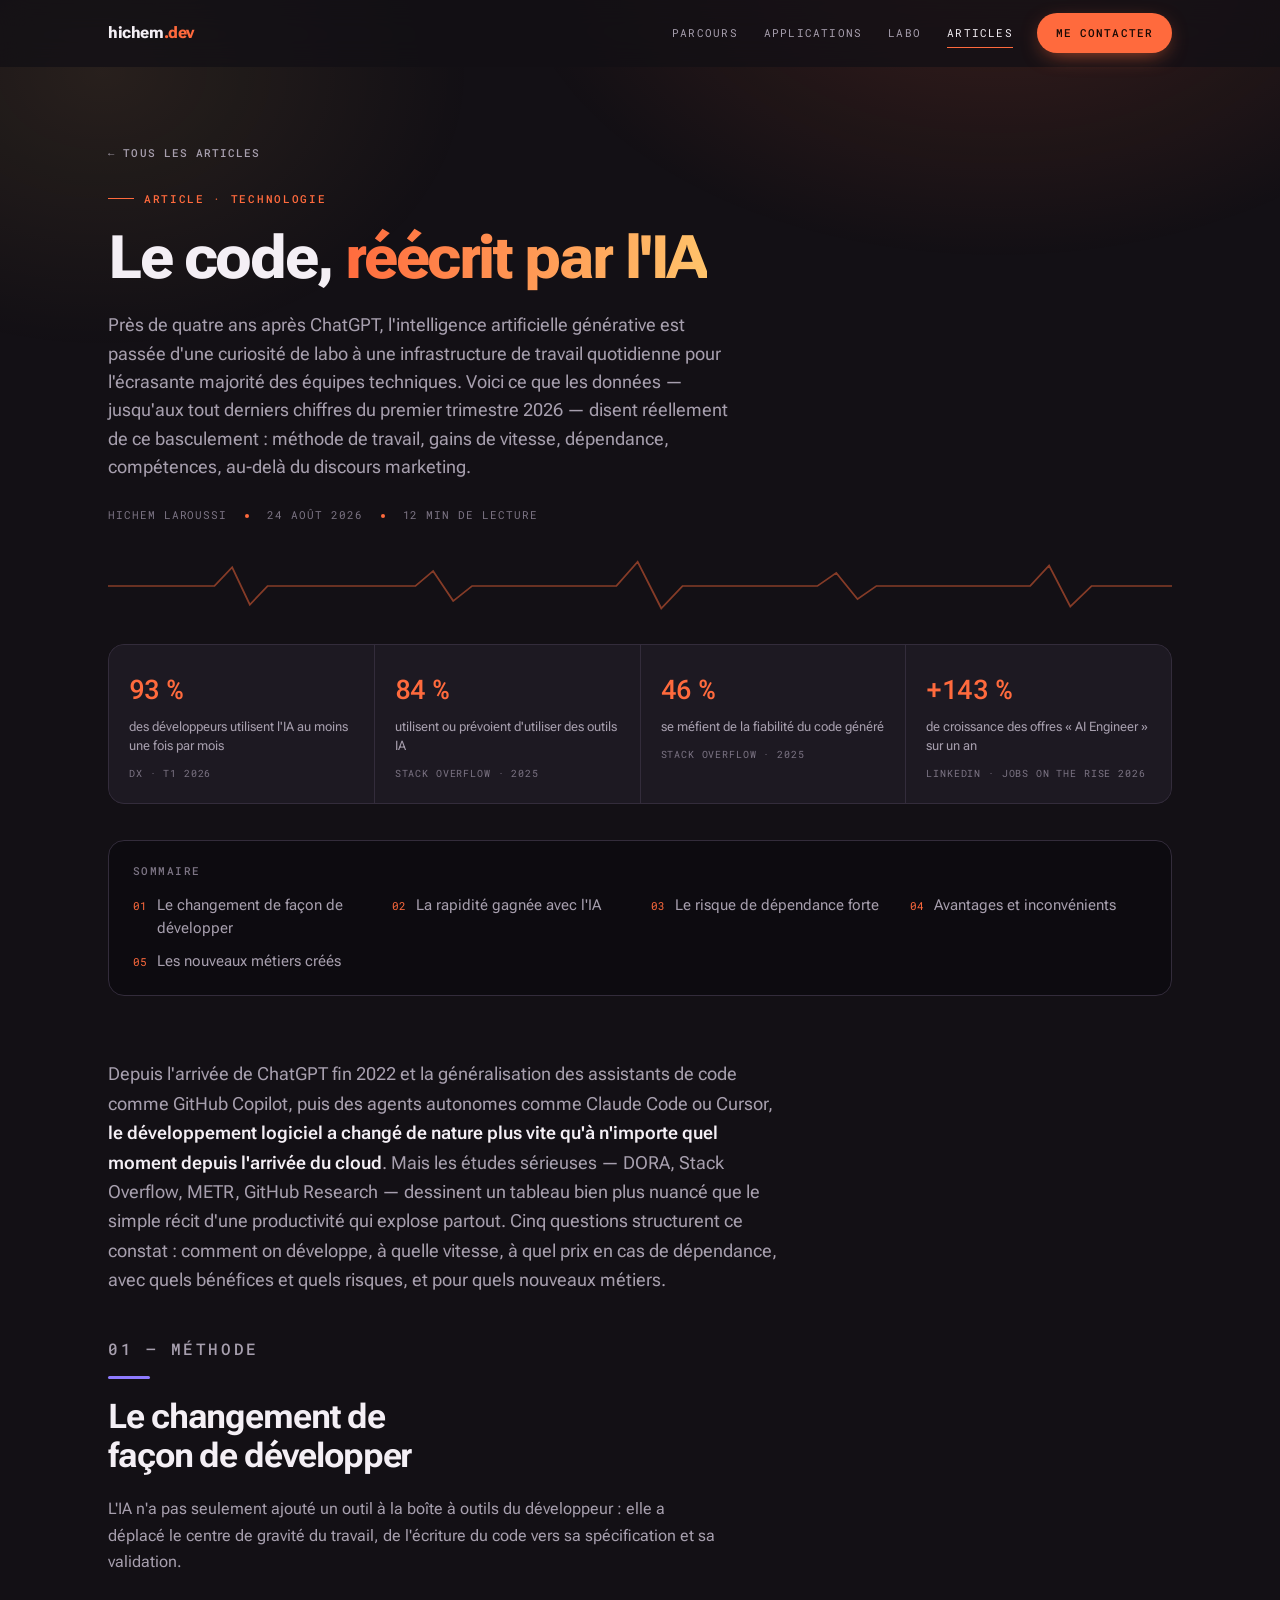
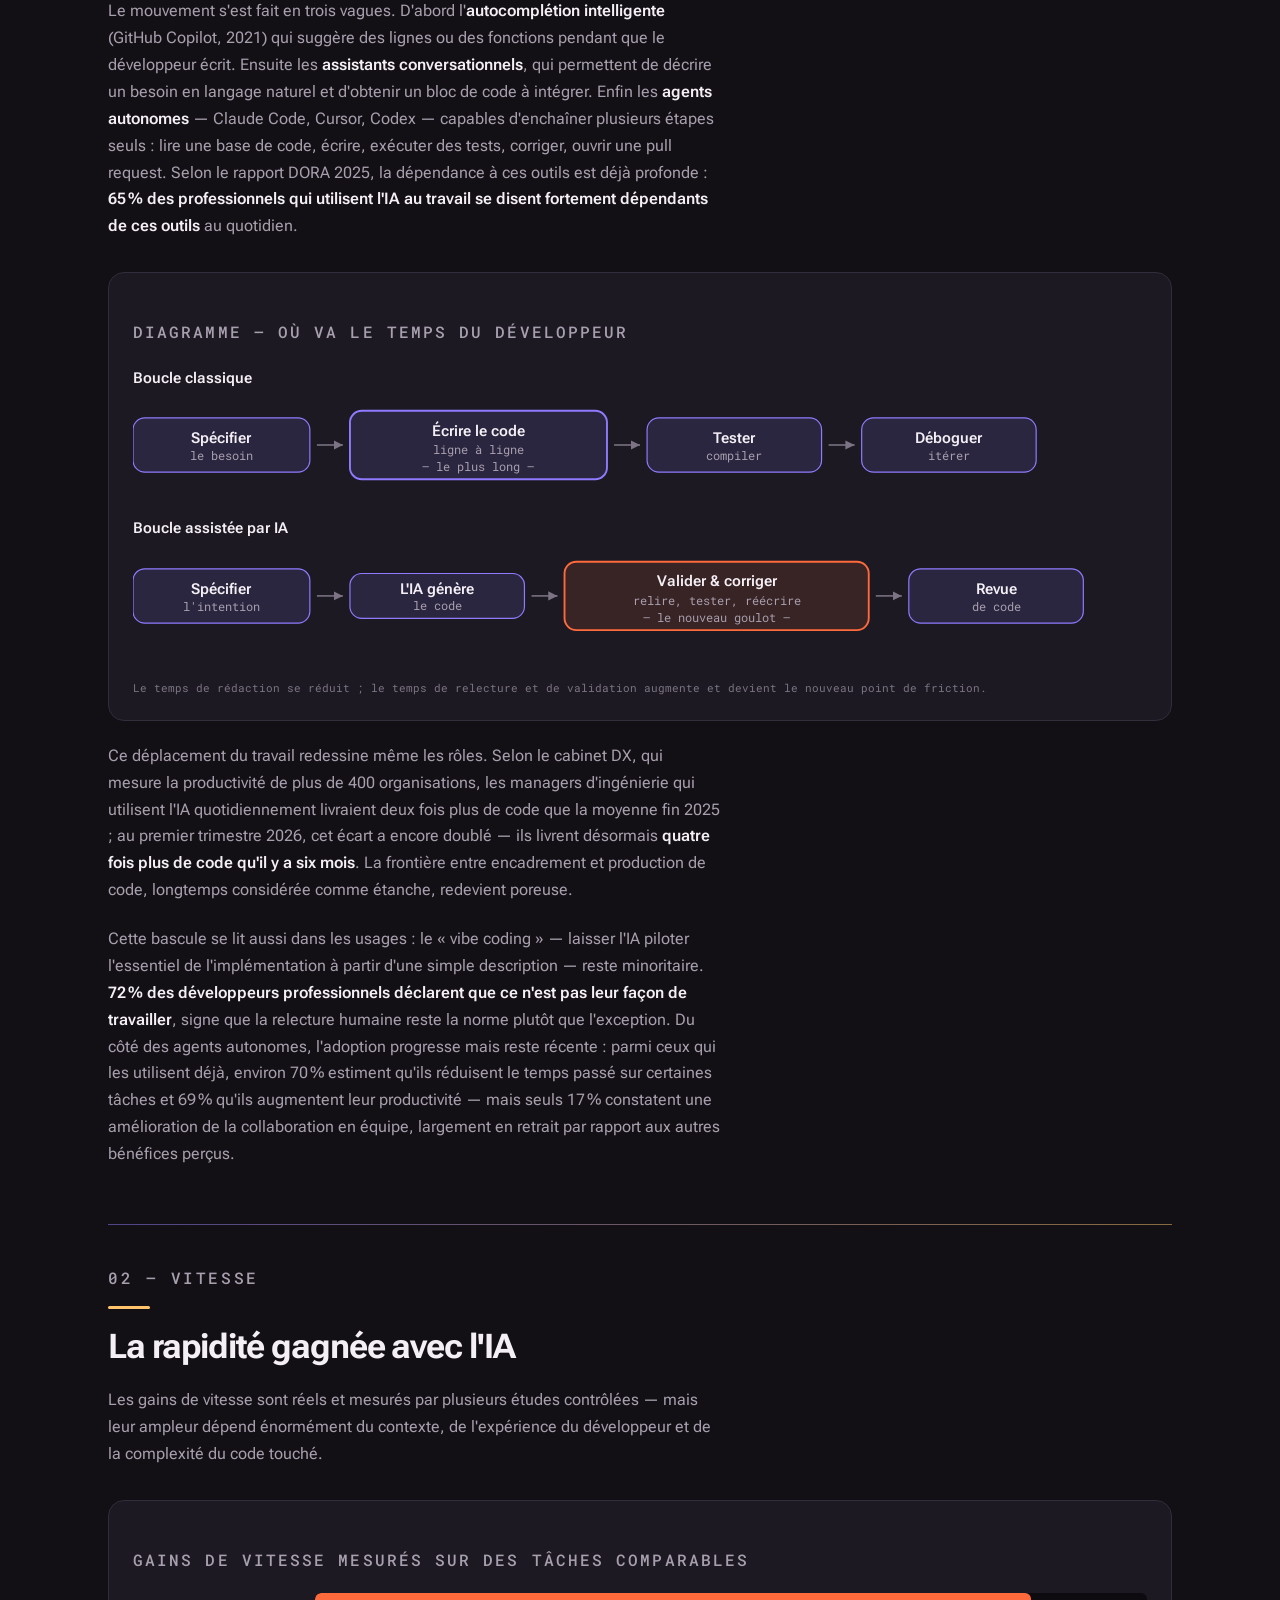
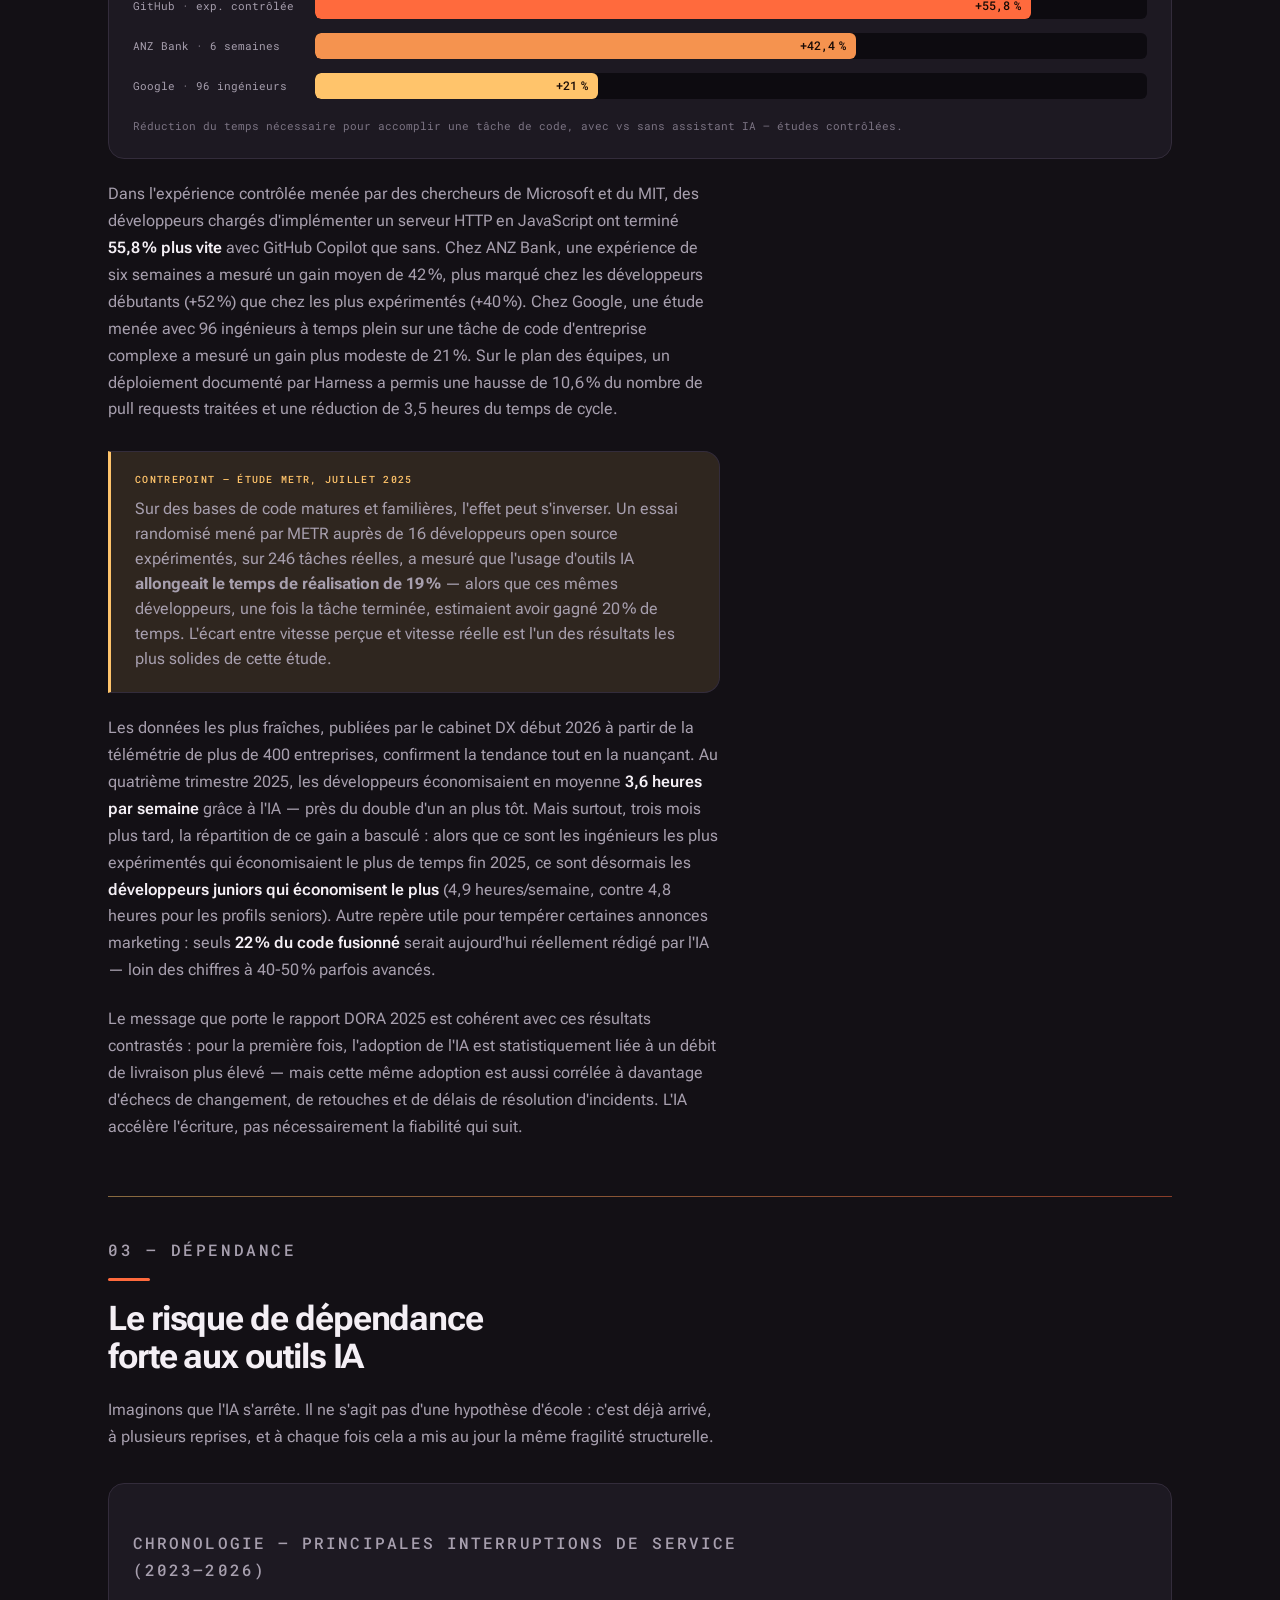
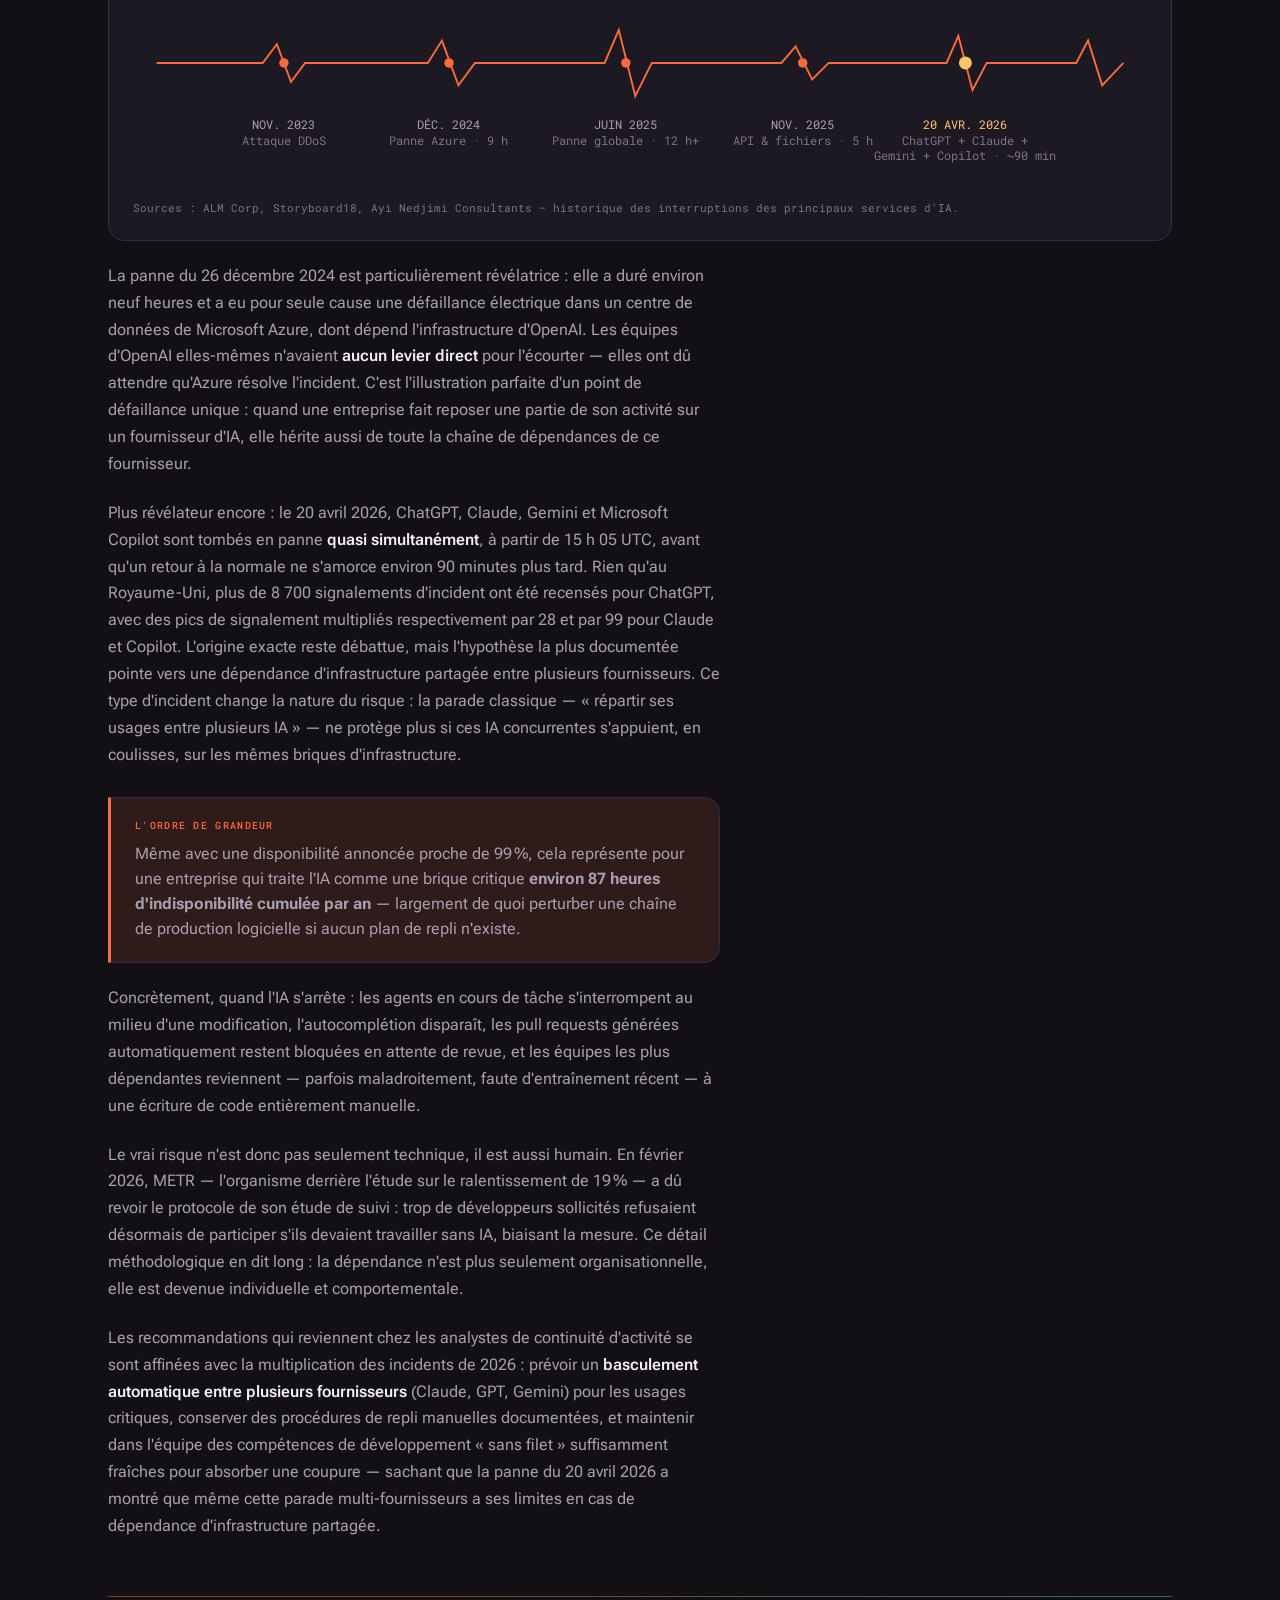
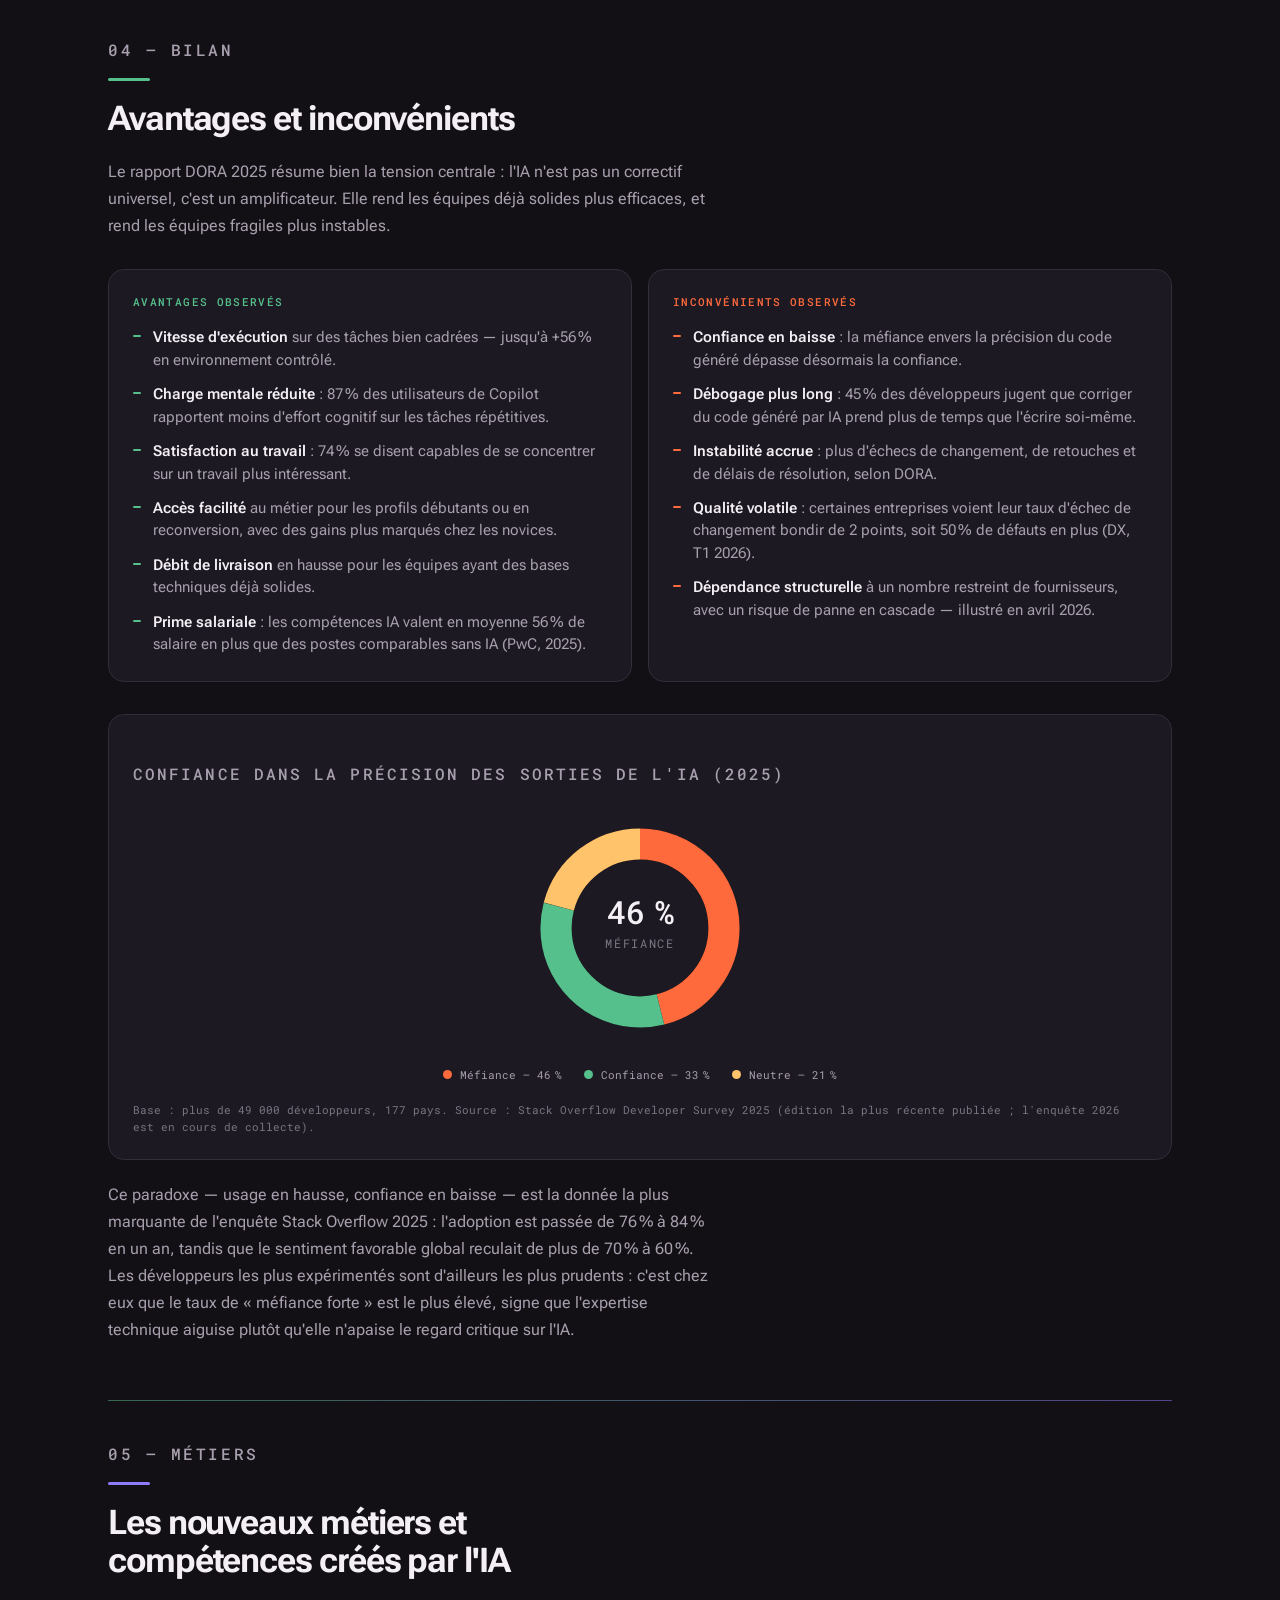
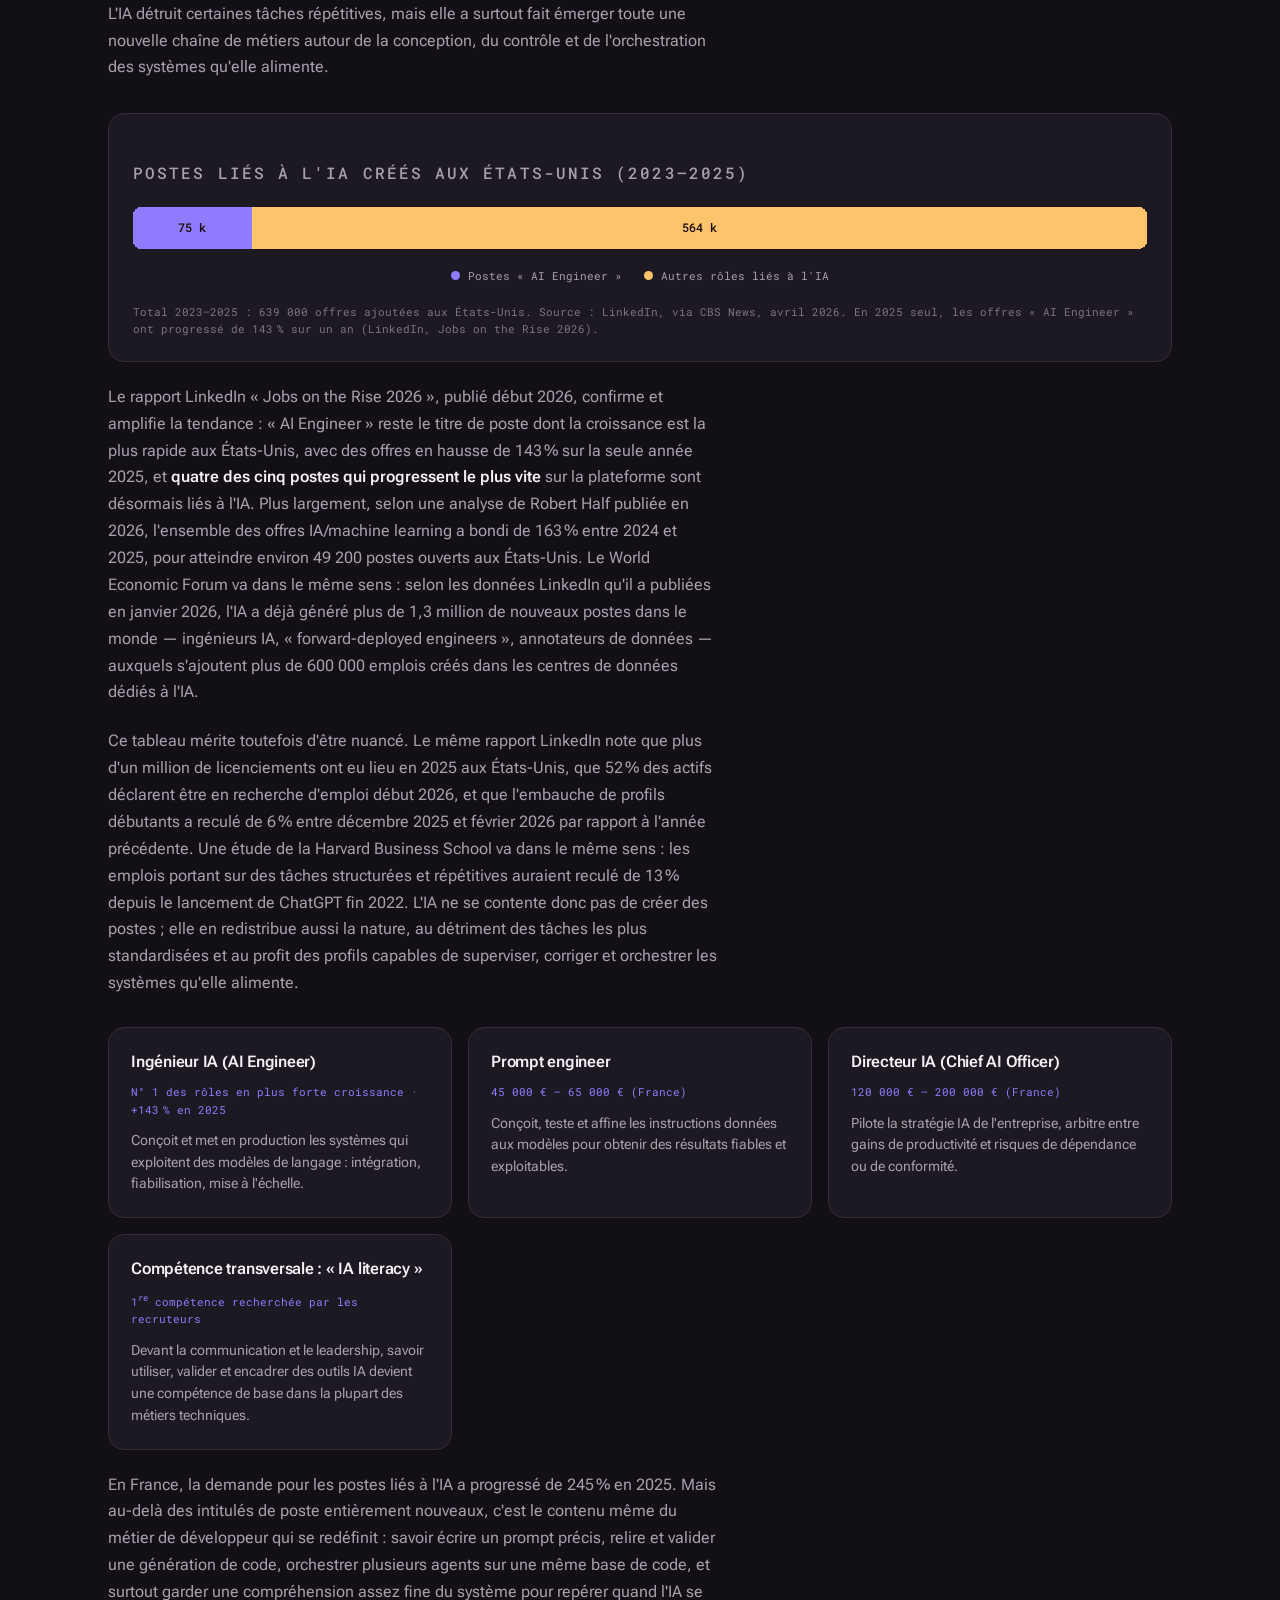
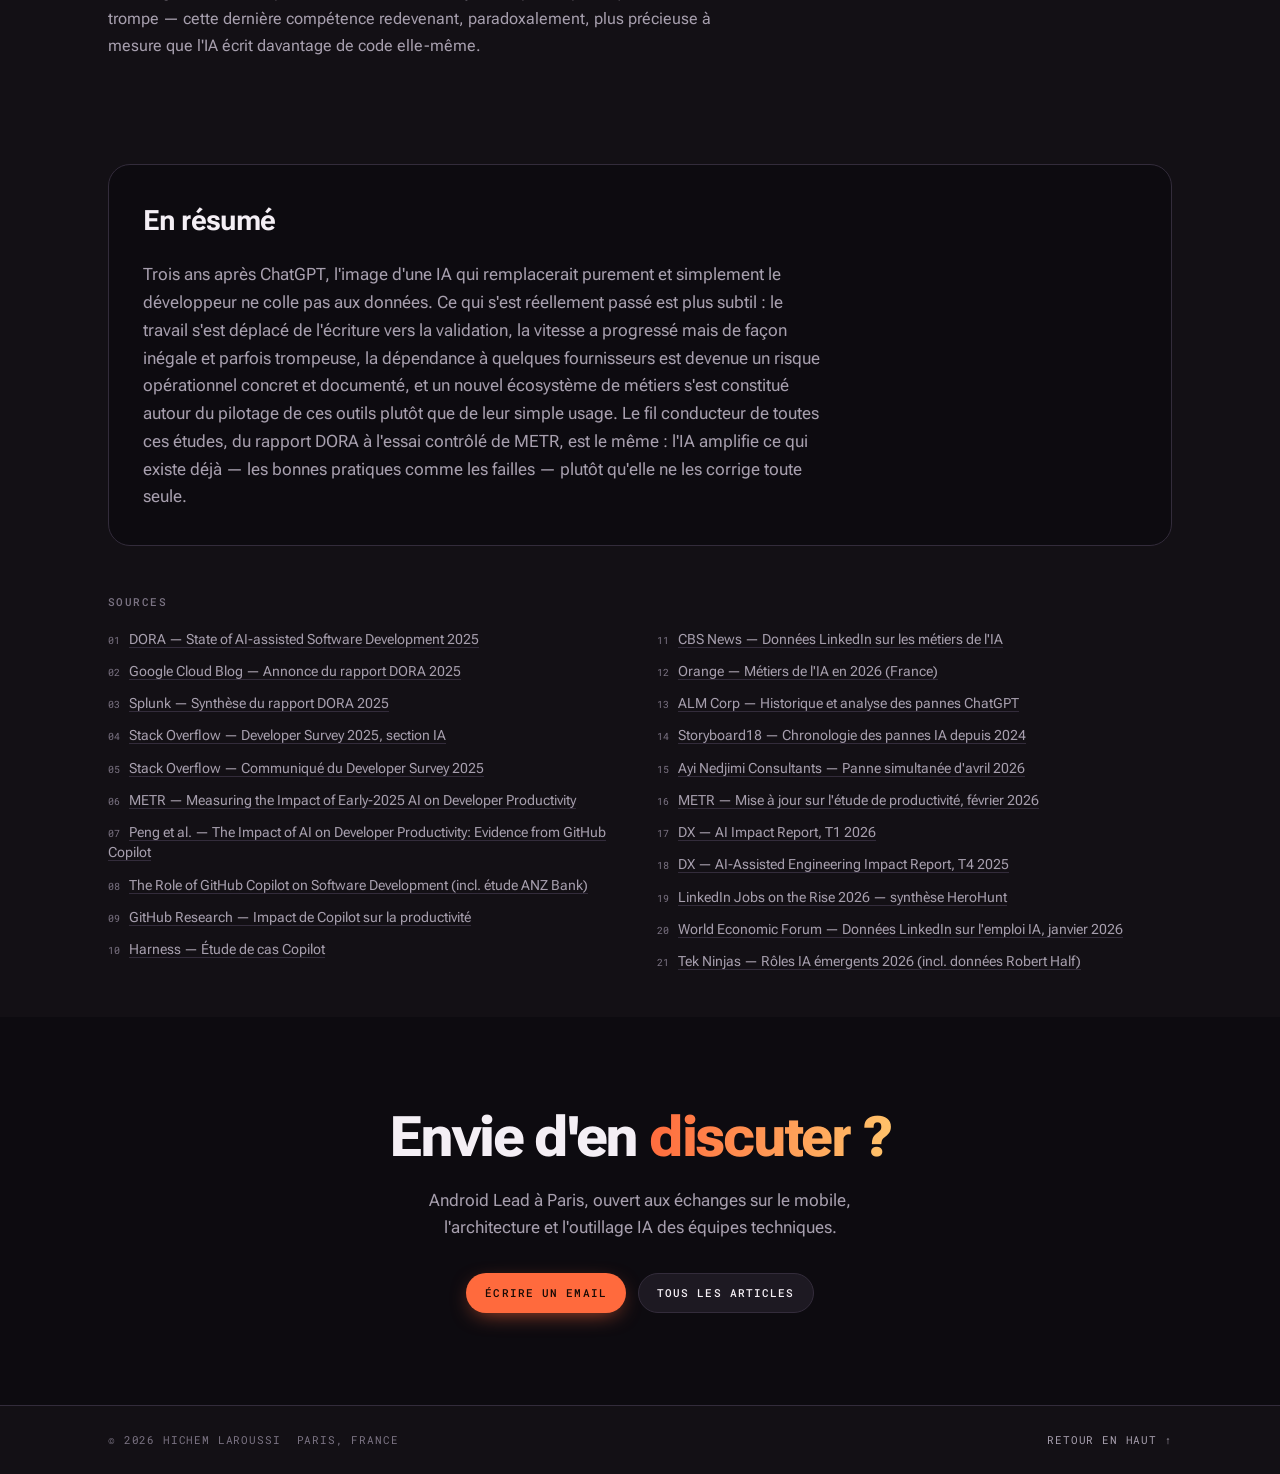
<file: docs/articles/le-code-reecrit-par-lia.html>
<!DOCTYPE html>
<html lang="fr">
<head>
<meta charset="utf-8">
<meta name="viewport" content="width=device-width, initial-scale=1">
<title>Le code, réécrit par l'IA — Hichem Laroussi</title>
<meta name="description" content="Près de quatre ans après ChatGPT, ce que les données disent réellement du basculement de l'IA générative dans le développement logiciel : méthode, vitesse, dépendance, bilan, métiers.">
<meta name="author" content="Hichem Laroussi">
<meta name="theme-color" content="#131015">

<meta property="og:type" content="article">
<meta property="og:title" content="Le code, réécrit par l'IA">
<meta property="og:description" content="Méthode, vitesse, dépendance, bilan, métiers : ce que les études — DORA, Stack Overflow, METR, DX — disent du développement assisté par IA.">
<meta property="og:locale" content="fr_FR">
<meta name="twitter:card" content="summary_large_image">

<link rel="preload" href="../assets/fonts/roboto-flex.woff2" as="font" type="font/woff2" crossorigin>
<link rel="preload" href="../assets/fonts/roboto-mono.woff2" as="font" type="font/woff2" crossorigin>
<link rel="stylesheet" href="../assets/css/style.css">
<link rel="stylesheet" href="../assets/css/article.css">
<link rel="icon" href="data:image/svg+xml,<svg xmlns='http://www.w3.org/2000/svg' viewBox='0 0 32 32'><rect width='32' height='32' rx='8' fill='%23131015'/><text x='16' y='23' font-family='sans-serif' font-size='17' font-weight='bold' fill='%23FF6A3D' text-anchor='middle'>H</text></svg>">
</head>
<body>

<a class="skip" href="#main">Aller au contenu</a>
<div class="aura" aria-hidden="true"></div>

<header class="nav" id="nav">
  <div class="shell nav__in">
    <a class="nav__logo" href="../index.html#top">hichem<em>.dev</em></a>
    <nav class="nav__links" aria-label="Navigation principale">
      <a href="../index.html#parcours">Parcours</a>
      <a href="../index.html#apps">Applications</a>
      <a href="../index.html#labo">Labo</a>
      <a href="./" class="is-active">Articles</a>
    </nav>
    <a class="btn btn--hot" href="../index.html#contact">Me contacter</a>
  </div>
</header>

<main id="main">

<!-- ===================== EN-TÊTE ===================== -->
<article>
<header class="art-hero" id="top">
  <div class="shell">
    <a class="art-back" href="./">← Tous les articles</a>

    <p class="art-eyebrow">Article · Technologie</p>
    <h1 class="art-title">Le code, <em>réécrit par l'IA</em></h1>
    <p class="art-lede">
      Près de quatre ans après ChatGPT, l'intelligence artificielle générative est passée
      d'une curiosité de labo à une infrastructure de travail quotidienne pour l'écrasante
      majorité des équipes techniques. Voici ce que les données — jusqu'aux tout derniers
      chiffres du premier trimestre 2026 — disent réellement de ce basculement : méthode de
      travail, gains de vitesse, dépendance, compétences, au-delà du discours marketing.
    </p>

    <p class="art-meta">
      <span>Hichem Laroussi</span><i aria-hidden="true"></i>
      <time datetime="2026-08-24">24 août 2026</time><i aria-hidden="true"></i>
      <span>12 min de lecture</span>
    </p>

    <svg class="pulse" viewBox="0 0 900 60" preserveAspectRatio="none" aria-hidden="true">
      <polyline points="0,30 90,30 105,10 120,50 135,30 260,30 275,14 292,46 308,30 430,30 448,4 468,54 486,30 600,30 616,16 634,44 650,30 780,30 796,8 814,52 832,30 900,30"
        fill="none" stroke="var(--hot)" stroke-width="1.6" opacity=".65"/>
    </svg>

    <div class="strip">
      <div class="strip__cell">
        <b class="strip__num">93 %</b>
        <span class="strip__lbl">des développeurs utilisent l'IA au moins une fois par mois</span>
        <span class="strip__src">DX · T1 2026</span>
      </div>
      <div class="strip__cell">
        <b class="strip__num">84 %</b>
        <span class="strip__lbl">utilisent ou prévoient d'utiliser des outils IA</span>
        <span class="strip__src">Stack Overflow · 2025</span>
      </div>
      <div class="strip__cell">
        <b class="strip__num">46 %</b>
        <span class="strip__lbl">se méfient de la fiabilité du code généré</span>
        <span class="strip__src">Stack Overflow · 2025</span>
      </div>
      <div class="strip__cell">
        <b class="strip__num">+143 %</b>
        <span class="strip__lbl">de croissance des offres « AI Engineer » sur un an</span>
        <span class="strip__src">LinkedIn · Jobs on the Rise 2026</span>
      </div>
    </div>

    <nav class="toc" aria-label="Sommaire">
      <h2>Sommaire</h2>
      <ol>
        <li><a href="#methode">Le changement de façon de développer</a></li>
        <li><a href="#vitesse">La rapidité gagnée avec l'IA</a></li>
        <li><a href="#dependance">Le risque de dépendance forte</a></li>
        <li><a href="#bilan">Avantages et inconvénients</a></li>
        <li><a href="#metiers">Les nouveaux métiers créés</a></li>
      </ol>
    </nav>
  </div>
</header>

<!-- ===================== CORPS ===================== -->
<div class="art">
  <div class="shell">

    <div class="intro">
      <p>
        Depuis l'arrivée de ChatGPT fin 2022 et la généralisation des assistants de code comme
        GitHub Copilot, puis des agents autonomes comme Claude Code ou Cursor,
        <strong>le développement logiciel a changé de nature plus vite qu'à n'importe quel moment
        depuis l'arrivée du cloud</strong>. Mais les études sérieuses — DORA, Stack Overflow, METR,
        GitHub Research — dessinent un tableau bien plus nuancé que le simple récit d'une
        productivité qui explose partout. Cinq questions structurent ce constat : comment on
        développe, à quelle vitesse, à quel prix en cas de dépendance, avec quels bénéfices
        et quels risques, et pour quels nouveaux métiers.
      </p>
    </div>

    <!-- ---------- 01 · MÉTHODE ---------- -->
    <section class="pillar" id="methode" style="--accent: var(--violet); --accent-dim: var(--violet-dim);">
      <p class="pillar__no">01 — Méthode</p>
      <div class="pillar__bar" aria-hidden="true"></div>
      <h2>Le changement de façon de développer</h2>
      <p class="pillar__lede">
        L'IA n'a pas seulement ajouté un outil à la boîte à outils du développeur : elle a
        déplacé le centre de gravité du travail, de l'écriture du code vers sa spécification
        et sa validation.
      </p>

      <p>
        Le mouvement s'est fait en trois vagues. D'abord l'<strong>autocomplétion intelligente</strong>
        (GitHub Copilot, 2021) qui suggère des lignes ou des fonctions pendant que le développeur
        écrit. Ensuite les <strong>assistants conversationnels</strong>, qui permettent de décrire un
        besoin en langage naturel et d'obtenir un bloc de code à intégrer. Enfin les
        <strong>agents autonomes</strong> — Claude Code, Cursor, Codex — capables d'enchaîner plusieurs
        étapes seuls : lire une base de code, écrire, exécuter des tests, corriger, ouvrir une
        pull request. Selon le rapport DORA 2025, la dépendance à ces outils est déjà profonde :
        <strong>65 % des professionnels qui utilisent l'IA au travail se disent fortement dépendants
        de ces outils</strong> au quotidien.
      </p>

      <figure class="fig">
        <p class="fig__title">Diagramme — où va le temps du développeur</p>
        <div class="fig__scroll">
          <svg viewBox="0 0 860 250" role="img" aria-label="Comparaison de la boucle de développement classique et de la boucle assistée par IA : le temps d'écriture se réduit, le temps de validation devient le goulot d'étranglement.">
            <defs>
              <marker id="tip" markerWidth="8" markerHeight="8" refX="6" refY="3" orient="auto">
                <path d="M0,0 L6,3 L0,6 Z" fill="var(--mut-dim)"/>
              </marker>
            </defs>

            <text x="0" y="14" class="svg-label">Boucle classique</text>
            <g transform="translate(0,44)">
              <rect x="0" y="0" width="150" height="46" rx="10" fill="var(--violet-dim)" stroke="var(--violet)" stroke-width="1"/>
              <text x="75" y="21" text-anchor="middle" class="svg-label">Spécifier</text>
              <text x="75" y="36" text-anchor="middle" class="svg-sub">le besoin</text>

              <path d="M156,23 L178,23" stroke="var(--mut-dim)" stroke-width="1.3" marker-end="url(#tip)"/>

              <rect x="184" y="-6" width="218" height="58" rx="10" fill="var(--violet-dim)" stroke="var(--violet)" stroke-width="1.6"/>
              <text x="293" y="15" text-anchor="middle" class="svg-label">Écrire le code</text>
              <text x="293" y="31" text-anchor="middle" class="svg-sub">ligne à ligne</text>
              <text x="293" y="45" text-anchor="middle" class="svg-sub">— le plus long —</text>

              <path d="M408,23 L430,23" stroke="var(--mut-dim)" stroke-width="1.3" marker-end="url(#tip)"/>

              <rect x="436" y="0" width="148" height="46" rx="10" fill="var(--violet-dim)" stroke="var(--violet)" stroke-width="1"/>
              <text x="510" y="21" text-anchor="middle" class="svg-label">Tester</text>
              <text x="510" y="36" text-anchor="middle" class="svg-sub">compiler</text>

              <path d="M590,23 L612,23" stroke="var(--mut-dim)" stroke-width="1.3" marker-end="url(#tip)"/>

              <rect x="618" y="0" width="148" height="46" rx="10" fill="var(--violet-dim)" stroke="var(--violet)" stroke-width="1"/>
              <text x="692" y="21" text-anchor="middle" class="svg-label">Déboguer</text>
              <text x="692" y="36" text-anchor="middle" class="svg-sub">itérer</text>
            </g>

            <text x="0" y="142" class="svg-label">Boucle assistée par IA</text>
            <g transform="translate(0,172)">
              <rect x="0" y="0" width="150" height="46" rx="10" fill="var(--violet-dim)" stroke="var(--violet)" stroke-width="1"/>
              <text x="75" y="21" text-anchor="middle" class="svg-label">Spécifier</text>
              <text x="75" y="36" text-anchor="middle" class="svg-sub">l'intention</text>

              <path d="M156,23 L178,23" stroke="var(--mut-dim)" stroke-width="1.3" marker-end="url(#tip)"/>

              <rect x="184" y="4" width="148" height="38" rx="10" fill="var(--violet-dim)" stroke="var(--violet)" stroke-width="1"/>
              <text x="258" y="21" text-anchor="middle" class="svg-label">L'IA génère</text>
              <text x="258" y="35" text-anchor="middle" class="svg-sub">le code</text>

              <path d="M338,23 L360,23" stroke="var(--mut-dim)" stroke-width="1.3" marker-end="url(#tip)"/>

              <rect x="366" y="-6" width="258" height="58" rx="10" fill="var(--rust-dim)" stroke="var(--hot)" stroke-width="1.6"/>
              <text x="495" y="15" text-anchor="middle" class="svg-label">Valider &amp; corriger</text>
              <text x="495" y="31" text-anchor="middle" class="svg-sub">relire, tester, réécrire</text>
              <text x="495" y="45" text-anchor="middle" class="svg-sub">— le nouveau goulot —</text>

              <path d="M630,23 L652,23" stroke="var(--mut-dim)" stroke-width="1.3" marker-end="url(#tip)"/>

              <rect x="658" y="0" width="148" height="46" rx="10" fill="var(--violet-dim)" stroke="var(--violet)" stroke-width="1"/>
              <text x="732" y="21" text-anchor="middle" class="svg-label">Revue</text>
              <text x="732" y="36" text-anchor="middle" class="svg-sub">de code</text>
            </g>
          </svg>
        </div>
        <figcaption class="fig__note">
          Le temps de rédaction se réduit ; le temps de relecture et de validation augmente
          et devient le nouveau point de friction.
        </figcaption>
      </figure>

      <p>
        Ce déplacement du travail redessine même les rôles. Selon le cabinet DX, qui mesure la
        productivité de plus de 400 organisations, les managers d'ingénierie qui utilisent l'IA
        quotidiennement livraient deux fois plus de code que la moyenne fin 2025 ; au premier
        trimestre 2026, cet écart a encore doublé — ils livrent désormais
        <strong>quatre fois plus de code qu'il y a six mois</strong>. La frontière entre encadrement
        et production de code, longtemps considérée comme étanche, redevient poreuse.
      </p>

      <p>
        Cette bascule se lit aussi dans les usages : le « vibe coding » — laisser l'IA piloter
        l'essentiel de l'implémentation à partir d'une simple description — reste minoritaire.
        <strong>72 % des développeurs professionnels déclarent que ce n'est pas leur façon de
        travailler</strong>, signe que la relecture humaine reste la norme plutôt que l'exception.
        Du côté des agents autonomes, l'adoption progresse mais reste récente : parmi ceux qui
        les utilisent déjà, environ 70 % estiment qu'ils réduisent le temps passé sur certaines
        tâches et 69 % qu'ils augmentent leur productivité — mais seuls 17 % constatent une
        amélioration de la collaboration en équipe, largement en retrait par rapport aux autres
        bénéfices perçus.
      </p>
    </section>

    <hr class="rule" style="--from: var(--violet); --to: var(--amber);">

    <!-- ---------- 02 · VITESSE ---------- -->
    <section class="pillar" id="vitesse" style="--accent: var(--amber); --accent-dim: var(--amber-dim);">
      <p class="pillar__no">02 — Vitesse</p>
      <div class="pillar__bar" aria-hidden="true"></div>
      <h2>La rapidité gagnée avec l'IA</h2>
      <p class="pillar__lede">
        Les gains de vitesse sont réels et mesurés par plusieurs études contrôlées — mais leur
        ampleur dépend énormément du contexte, de l'expérience du développeur et de la
        complexité du code touché.
      </p>

      <figure class="fig">
        <p class="fig__title">Gains de vitesse mesurés sur des tâches comparables</p>
        <div class="bars">
          <div class="bar">
            <span class="bar__lbl">GitHub · exp. contrôlée</span>
            <span class="bar__track"><span class="bar__fill" style="width:86%;background:var(--hot);">+55,8 %</span></span>
          </div>
          <div class="bar">
            <span class="bar__lbl">ANZ Bank · 6 semaines</span>
            <span class="bar__track"><span class="bar__fill" style="width:65%;background:#F5934F;">+42,4 %</span></span>
          </div>
          <div class="bar">
            <span class="bar__lbl">Google · 96 ingénieurs</span>
            <span class="bar__track"><span class="bar__fill" style="width:34%;background:var(--glow);">+21 %</span></span>
          </div>
        </div>
        <figcaption class="fig__note">
          Réduction du temps nécessaire pour accomplir une tâche de code, avec vs sans
          assistant IA — études contrôlées.
        </figcaption>
      </figure>

      <p>
        Dans l'expérience contrôlée menée par des chercheurs de Microsoft et du MIT, des
        développeurs chargés d'implémenter un serveur HTTP en JavaScript ont terminé
        <strong>55,8 % plus vite</strong> avec GitHub Copilot que sans. Chez ANZ Bank, une
        expérience de six semaines a mesuré un gain moyen de 42 %, plus marqué chez les
        développeurs débutants (+52 %) que chez les plus expérimentés (+40 %). Chez Google,
        une étude menée avec 96 ingénieurs à temps plein sur une tâche de code d'entreprise
        complexe a mesuré un gain plus modeste de 21 %. Sur le plan des équipes, un déploiement
        documenté par Harness a permis une hausse de 10,6 % du nombre de pull requests traitées
        et une réduction de 3,5 heures du temps de cycle.
      </p>

      <aside class="callout">
        <b class="callout__tag">Contrepoint — étude METR, juillet 2025</b>
        Sur des bases de code matures et familières, l'effet peut s'inverser. Un essai
        randomisé mené par METR auprès de 16 développeurs open source expérimentés, sur
        246 tâches réelles, a mesuré que l'usage d'outils IA
        <strong>allongeait le temps de réalisation de 19 %</strong> — alors que ces mêmes
        développeurs, une fois la tâche terminée, estimaient avoir gagné 20 % de temps.
        L'écart entre vitesse perçue et vitesse réelle est l'un des résultats les plus
        solides de cette étude.
      </aside>

      <p>
        Les données les plus fraîches, publiées par le cabinet DX début 2026 à partir de la
        télémétrie de plus de 400 entreprises, confirment la tendance tout en la nuançant.
        Au quatrième trimestre 2025, les développeurs économisaient en moyenne
        <strong>3,6 heures par semaine</strong> grâce à l'IA — près du double d'un an plus tôt.
        Mais surtout, trois mois plus tard, la répartition de ce gain a basculé : alors que ce
        sont les ingénieurs les plus expérimentés qui économisaient le plus de temps fin 2025,
        ce sont désormais les <strong>développeurs juniors qui économisent le plus</strong>
        (4,9 heures/semaine, contre 4,8 heures pour les profils seniors). Autre repère utile
        pour tempérer certaines annonces marketing : seuls <strong>22 % du code fusionné</strong>
        serait aujourd'hui réellement rédigé par l'IA — loin des chiffres à 40-50 % parfois
        avancés.
      </p>

      <p>
        Le message que porte le rapport DORA 2025 est cohérent avec ces résultats contrastés :
        pour la première fois, l'adoption de l'IA est statistiquement liée à un débit de
        livraison plus élevé — mais cette même adoption est aussi corrélée à davantage d'échecs
        de changement, de retouches et de délais de résolution d'incidents. L'IA accélère
        l'écriture, pas nécessairement la fiabilité qui suit.
      </p>
    </section>

    <hr class="rule" style="--from: var(--amber); --to: var(--hot);">

    <!-- ---------- 03 · DÉPENDANCE ---------- -->
    <section class="pillar" id="dependance" style="--accent: var(--hot); --accent-dim: var(--rust-dim);">
      <p class="pillar__no">03 — Dépendance</p>
      <div class="pillar__bar" aria-hidden="true"></div>
      <h2>Le risque de dépendance forte aux outils IA</h2>
      <p class="pillar__lede">
        Imaginons que l'IA s'arrête. Il ne s'agit pas d'une hypothèse d'école : c'est déjà
        arrivé, à plusieurs reprises, et à chaque fois cela a mis au jour la même fragilité
        structurelle.
      </p>

      <figure class="fig">
        <p class="fig__title">Chronologie — principales interruptions de service (2023–2026)</p>
        <div class="fig__scroll">
          <svg viewBox="0 0 860 150" role="img" aria-label="Chronologie des principales pannes des services d'IA : novembre 2023 attaque DDoS, décembre 2024 panne Azure de neuf heures, juin 2025 panne globale de plus de douze heures, novembre 2025 API et fichiers pendant cinq heures, 20 avril 2026 panne simultanée de ChatGPT, Claude, Gemini et Copilot pendant environ 90 minutes.">
            <polyline points="20,50 110,50 122,34 134,66 146,50 250,50 262,31 276,69 290,50 400,50 412,22 426,78 440,50 550,50 562,36 576,64 590,50 690,50 700,27 712,73 724,50 800,50 810,31 822,69 840,50"
              fill="none" stroke="var(--hot)" stroke-width="1.6"/>
            <g class="svg-tick" text-anchor="middle">
              <circle cx="128" cy="50" r="4" fill="var(--hot)"/>
              <text x="128" y="106" fill="var(--mut)">NOV. 2023</text>
              <text x="128" y="120">Attaque DDoS</text>

              <circle cx="268" cy="50" r="4" fill="var(--hot)"/>
              <text x="268" y="106" fill="var(--mut)">DÉC. 2024</text>
              <text x="268" y="120">Panne Azure · 9 h</text>

              <circle cx="418" cy="50" r="4" fill="var(--hot)"/>
              <text x="418" y="106" fill="var(--mut)">JUIN 2025</text>
              <text x="418" y="120">Panne globale · 12 h+</text>

              <circle cx="568" cy="50" r="4" fill="var(--hot)"/>
              <text x="568" y="106" fill="var(--mut)">NOV. 2025</text>
              <text x="568" y="120">API &amp; fichiers · 5 h</text>

              <circle cx="706" cy="50" r="5.5" fill="var(--glow)"/>
              <text x="706" y="106" fill="var(--glow)">20 AVR. 2026</text>
              <text x="706" y="120">ChatGPT + Claude +</text>
              <text x="706" y="132">Gemini + Copilot · ~90 min</text>
            </g>
          </svg>
        </div>
        <figcaption class="fig__note">
          Sources : ALM Corp, Storyboard18, Ayi Nedjimi Consultants — historique des
          interruptions des principaux services d'IA.
        </figcaption>
      </figure>

      <p>
        La panne du 26 décembre 2024 est particulièrement révélatrice : elle a duré environ neuf
        heures et a eu pour seule cause une défaillance électrique dans un centre de données de
        Microsoft Azure, dont dépend l'infrastructure d'OpenAI. Les équipes d'OpenAI elles-mêmes
        n'avaient <strong>aucun levier direct</strong> pour l'écourter — elles ont dû attendre
        qu'Azure résolve l'incident. C'est l'illustration parfaite d'un point de défaillance
        unique : quand une entreprise fait reposer une partie de son activité sur un fournisseur
        d'IA, elle hérite aussi de toute la chaîne de dépendances de ce fournisseur.
      </p>

      <p>
        Plus révélateur encore : le 20 avril 2026, ChatGPT, Claude, Gemini et Microsoft Copilot
        sont tombés en panne <strong>quasi simultanément</strong>, à partir de 15 h 05 UTC, avant
        qu'un retour à la normale ne s'amorce environ 90 minutes plus tard. Rien qu'au
        Royaume-Uni, plus de 8 700 signalements d'incident ont été recensés pour ChatGPT, avec
        des pics de signalement multipliés respectivement par 28 et par 99 pour Claude et
        Copilot. L'origine exacte reste débattue, mais l'hypothèse la plus documentée pointe vers
        une dépendance d'infrastructure partagée entre plusieurs fournisseurs. Ce type d'incident
        change la nature du risque : la parade classique — « répartir ses usages entre plusieurs
        IA » — ne protège plus si ces IA concurrentes s'appuient, en coulisses, sur les mêmes
        briques d'infrastructure.
      </p>

      <aside class="callout">
        <b class="callout__tag">L'ordre de grandeur</b>
        Même avec une disponibilité annoncée proche de 99 %, cela représente pour une entreprise
        qui traite l'IA comme une brique critique <strong>environ 87 heures d'indisponibilité
        cumulée par an</strong> — largement de quoi perturber une chaîne de production logicielle
        si aucun plan de repli n'existe.
      </aside>

      <p>
        Concrètement, quand l'IA s'arrête : les agents en cours de tâche s'interrompent au milieu
        d'une modification, l'autocomplétion disparaît, les pull requests générées
        automatiquement restent bloquées en attente de revue, et les équipes les plus dépendantes
        reviennent — parfois maladroitement, faute d'entraînement récent — à une écriture de code
        entièrement manuelle.
      </p>

      <p>
        Le vrai risque n'est donc pas seulement technique, il est aussi humain. En février 2026,
        METR — l'organisme derrière l'étude sur le ralentissement de 19 % — a dû revoir le
        protocole de son étude de suivi : trop de développeurs sollicités refusaient désormais de
        participer s'ils devaient travailler sans IA, biaisant la mesure. Ce détail
        méthodologique en dit long : la dépendance n'est plus seulement organisationnelle, elle
        est devenue individuelle et comportementale.
      </p>

      <p>
        Les recommandations qui reviennent chez les analystes de continuité d'activité se sont
        affinées avec la multiplication des incidents de 2026 : prévoir un
        <strong>basculement automatique entre plusieurs fournisseurs</strong> (Claude, GPT,
        Gemini) pour les usages critiques, conserver des procédures de repli manuelles
        documentées, et maintenir dans l'équipe des compétences de développement « sans filet »
        suffisamment fraîches pour absorber une coupure — sachant que la panne du 20 avril 2026 a
        montré que même cette parade multi-fournisseurs a ses limites en cas de dépendance
        d'infrastructure partagée.
      </p>
    </section>

    <hr class="rule" style="--from: var(--hot); --to: var(--sage);">

    <!-- ---------- 04 · BILAN ---------- -->
    <section class="pillar" id="bilan" style="--accent: var(--sage); --accent-dim: var(--sage-dim);">
      <p class="pillar__no">04 — Bilan</p>
      <div class="pillar__bar" aria-hidden="true"></div>
      <h2>Avantages et inconvénients</h2>
      <p class="pillar__lede">
        Le rapport DORA 2025 résume bien la tension centrale : l'IA n'est pas un correctif
        universel, c'est un amplificateur. Elle rend les équipes déjà solides plus efficaces,
        et rend les équipes fragiles plus instables.
      </p>

      <div class="duo">
        <div class="duo__box duo__box--up">
          <h3>Avantages observés</h3>
          <ul>
            <li><strong>Vitesse d'exécution</strong> sur des tâches bien cadrées — jusqu'à +56 % en environnement contrôlé.</li>
            <li><strong>Charge mentale réduite</strong> : 87 % des utilisateurs de Copilot rapportent moins d'effort cognitif sur les tâches répétitives.</li>
            <li><strong>Satisfaction au travail</strong> : 74 % se disent capables de se concentrer sur un travail plus intéressant.</li>
            <li><strong>Accès facilité</strong> au métier pour les profils débutants ou en reconversion, avec des gains plus marqués chez les novices.</li>
            <li><strong>Débit de livraison</strong> en hausse pour les équipes ayant des bases techniques déjà solides.</li>
            <li><strong>Prime salariale</strong> : les compétences IA valent en moyenne 56 % de salaire en plus que des postes comparables sans IA (PwC, 2025).</li>
          </ul>
        </div>
        <div class="duo__box duo__box--down">
          <h3>Inconvénients observés</h3>
          <ul>
            <li><strong>Confiance en baisse</strong> : la méfiance envers la précision du code généré dépasse désormais la confiance.</li>
            <li><strong>Débogage plus long</strong> : 45 % des développeurs jugent que corriger du code généré par IA prend plus de temps que l'écrire soi-même.</li>
            <li><strong>Instabilité accrue</strong> : plus d'échecs de changement, de retouches et de délais de résolution, selon DORA.</li>
            <li><strong>Qualité volatile</strong> : certaines entreprises voient leur taux d'échec de changement bondir de 2 points, soit 50 % de défauts en plus (DX, T1 2026).</li>
            <li><strong>Dépendance structurelle</strong> à un nombre restreint de fournisseurs, avec un risque de panne en cascade — illustré en avril 2026.</li>
          </ul>
        </div>
      </div>

      <figure class="fig">
        <p class="fig__title">Confiance dans la précision des sorties de l'IA (2025)</p>
        <div class="donut">
          <svg viewBox="0 0 200 200" role="img" aria-label="Répartition de la confiance des développeurs : 46 % de méfiance, 33 % de confiance, 21 % neutres.">
            <circle cx="100" cy="100" r="70" fill="none" stroke="var(--bg-deep)" stroke-width="26"/>
            <circle cx="100" cy="100" r="70" fill="none" stroke="var(--hot)" stroke-width="26"
              stroke-dasharray="202.3 237.5" transform="rotate(-90 100 100)"/>
            <circle cx="100" cy="100" r="70" fill="none" stroke="var(--sage)" stroke-width="26"
              stroke-dasharray="145.1 294.7" stroke-dashoffset="-202.3" transform="rotate(-90 100 100)"/>
            <circle cx="100" cy="100" r="70" fill="none" stroke="var(--glow)" stroke-width="26"
              stroke-dasharray="92.4 347.5" stroke-dashoffset="-347.5" transform="rotate(-90 100 100)"/>
            <text x="100" y="97" text-anchor="middle" font-size="27" font-weight="500" fill="var(--ink)">46 %</text>
            <text x="100" y="117" text-anchor="middle" font-size="10" letter-spacing="1.4" fill="var(--mut-dim)">MÉFIANCE</text>
          </svg>
        </div>
        <div class="legend">
          <span><i style="background:var(--hot)" aria-hidden="true"></i>Méfiance — 46 %</span>
          <span><i style="background:var(--sage)" aria-hidden="true"></i>Confiance — 33 %</span>
          <span><i style="background:var(--glow)" aria-hidden="true"></i>Neutre — 21 %</span>
        </div>
        <figcaption class="fig__note">
          Base : plus de 49 000 développeurs, 177 pays. Source : Stack Overflow Developer
          Survey 2025 (édition la plus récente publiée ; l'enquête 2026 est en cours de collecte).
        </figcaption>
      </figure>

      <p>
        Ce paradoxe — usage en hausse, confiance en baisse — est la donnée la plus marquante de
        l'enquête Stack Overflow 2025 : l'adoption est passée de 76 % à 84 % en un an, tandis que
        le sentiment favorable global reculait de plus de 70 % à 60 %. Les développeurs les plus
        expérimentés sont d'ailleurs les plus prudents : c'est chez eux que le taux de « méfiance
        forte » est le plus élevé, signe que l'expertise technique aiguise plutôt qu'elle
        n'apaise le regard critique sur l'IA.
      </p>
    </section>

    <hr class="rule" style="--from: var(--sage); --to: var(--violet);">

    <!-- ---------- 05 · MÉTIERS ---------- -->
    <section class="pillar" id="metiers" style="--accent: var(--violet); --accent-dim: var(--violet-dim);">
      <p class="pillar__no">05 — Métiers</p>
      <div class="pillar__bar" aria-hidden="true"></div>
      <h2>Les nouveaux métiers et compétences créés par l'IA</h2>
      <p class="pillar__lede">
        L'IA détruit certaines tâches répétitives, mais elle a surtout fait émerger toute une
        nouvelle chaîne de métiers autour de la conception, du contrôle et de l'orchestration
        des systèmes qu'elle alimente.
      </p>

      <figure class="fig">
        <p class="fig__title">Postes liés à l'IA créés aux États-Unis (2023–2025)</p>
        <div class="stack">
          <span style="width:11.7%;background:var(--violet);">75 k</span>
          <span style="width:88.3%;background:var(--glow);">564 k</span>
        </div>
        <div class="legend">
          <span><i style="background:var(--violet)" aria-hidden="true"></i>Postes « AI Engineer »</span>
          <span><i style="background:var(--glow)" aria-hidden="true"></i>Autres rôles liés à l'IA</span>
        </div>
        <figcaption class="fig__note">
          Total 2023–2025 : 639 000 offres ajoutées aux États-Unis. Source : LinkedIn, via
          CBS News, avril 2026. En 2025 seul, les offres « AI Engineer » ont progressé de 143 %
          sur un an (LinkedIn, Jobs on the Rise 2026).
        </figcaption>
      </figure>

      <p>
        Le rapport LinkedIn « Jobs on the Rise 2026 », publié début 2026, confirme et amplifie la
        tendance : « AI Engineer » reste le titre de poste dont la croissance est la plus rapide
        aux États-Unis, avec des offres en hausse de 143 % sur la seule année 2025, et
        <strong>quatre des cinq postes qui progressent le plus vite</strong> sur la plateforme
        sont désormais liés à l'IA. Plus largement, selon une analyse de Robert Half publiée en
        2026, l'ensemble des offres IA/machine learning a bondi de 163 % entre 2024 et 2025, pour
        atteindre environ 49 200 postes ouverts aux États-Unis. Le World Economic Forum va dans
        le même sens : selon les données LinkedIn qu'il a publiées en janvier 2026, l'IA a déjà
        généré plus de 1,3 million de nouveaux postes dans le monde — ingénieurs IA,
        « forward-deployed engineers », annotateurs de données — auxquels s'ajoutent plus de
        600 000 emplois créés dans les centres de données dédiés à l'IA.
      </p>

      <p>
        Ce tableau mérite toutefois d'être nuancé. Le même rapport LinkedIn note que plus d'un
        million de licenciements ont eu lieu en 2025 aux États-Unis, que 52 % des actifs
        déclarent être en recherche d'emploi début 2026, et que l'embauche de profils débutants a
        reculé de 6 % entre décembre 2025 et février 2026 par rapport à l'année précédente. Une
        étude de la Harvard Business School va dans le même sens : les emplois portant sur des
        tâches structurées et répétitives auraient reculé de 13 % depuis le lancement de ChatGPT
        fin 2022. L'IA ne se contente donc pas de créer des postes ; elle en redistribue aussi la
        nature, au détriment des tâches les plus standardisées et au profit des profils capables
        de superviser, corriger et orchestrer les systèmes qu'elle alimente.
      </p>

      <div class="roles">
        <div class="role">
          <b>Ingénieur IA (AI Engineer)</b>
          <span>N° 1 des rôles en plus forte croissance · +143 % en 2025</span>
          <p>Conçoit et met en production les systèmes qui exploitent des modèles de langage : intégration, fiabilisation, mise à l'échelle.</p>
        </div>
        <div class="role">
          <b>Prompt engineer</b>
          <span>45 000 € – 65 000 € (France)</span>
          <p>Conçoit, teste et affine les instructions données aux modèles pour obtenir des résultats fiables et exploitables.</p>
        </div>
        <div class="role">
          <b>Directeur IA (Chief AI Officer)</b>
          <span>120 000 € – 200 000 € (France)</span>
          <p>Pilote la stratégie IA de l'entreprise, arbitre entre gains de productivité et risques de dépendance ou de conformité.</p>
        </div>
        <div class="role">
          <b>Compétence transversale : « IA literacy »</b>
          <span>1<sup>re</sup> compétence recherchée par les recruteurs</span>
          <p>Devant la communication et le leadership, savoir utiliser, valider et encadrer des outils IA devient une compétence de base dans la plupart des métiers techniques.</p>
        </div>
      </div>

      <p>
        En France, la demande pour les postes liés à l'IA a progressé de 245 % en 2025. Mais
        au-delà des intitulés de poste entièrement nouveaux, c'est le contenu même du métier de
        développeur qui se redéfinit : savoir écrire un prompt précis, relire et valider une
        génération de code, orchestrer plusieurs agents sur une même base de code, et surtout
        garder une compréhension assez fine du système pour repérer quand l'IA se trompe — cette
        dernière compétence redevenant, paradoxalement, plus précieuse à mesure que l'IA écrit
        davantage de code elle-même.
      </p>
    </section>

    <!-- ---------- CONCLUSION ---------- -->
    <section class="wrapup">
      <h2>En résumé</h2>
      <p>
        Trois ans après ChatGPT, l'image d'une IA qui remplacerait purement et simplement le
        développeur ne colle pas aux données. Ce qui s'est réellement passé est plus subtil : le
        travail s'est déplacé de l'écriture vers la validation, la vitesse a progressé mais de
        façon inégale et parfois trompeuse, la dépendance à quelques fournisseurs est devenue un
        risque opérationnel concret et documenté, et un nouvel écosystème de métiers s'est
        constitué autour du pilotage de ces outils plutôt que de leur simple usage. Le fil
        conducteur de toutes ces études, du rapport DORA à l'essai contrôlé de METR, est le
        même : l'IA amplifie ce qui existe déjà — les bonnes pratiques comme les failles —
        plutôt qu'elle ne les corrige toute seule.
      </p>
    </section>

    <!-- ---------- SOURCES ---------- -->
    <section class="srcs">
      <h2>Sources</h2>
      <ol>
        <li><a href="https://dora.dev/dora-report-2025/" target="_blank" rel="noopener">DORA — State of AI-assisted Software Development 2025</a></li>
        <li><a href="https://cloud.google.com/blog/products/ai-machine-learning/announcing-the-2025-dora-report" target="_blank" rel="noopener">Google Cloud Blog — Annonce du rapport DORA 2025</a></li>
        <li><a href="https://www.splunk.com/en_us/blog/learn/state-of-devops.html" target="_blank" rel="noopener">Splunk — Synthèse du rapport DORA 2025</a></li>
        <li><a href="https://survey.stackoverflow.co/2025/ai" target="_blank" rel="noopener">Stack Overflow — Developer Survey 2025, section IA</a></li>
        <li><a href="https://stackoverflow.co/company/press/archive/stack-overflow-2025-developer-survey/" target="_blank" rel="noopener">Stack Overflow — Communiqué du Developer Survey 2025</a></li>
        <li><a href="https://arxiv.org/abs/2507.09089" target="_blank" rel="noopener">METR — Measuring the Impact of Early-2025 AI on Developer Productivity</a></li>
        <li><a href="https://arxiv.org/abs/2302.06590" target="_blank" rel="noopener">Peng et al. — The Impact of AI on Developer Productivity: Evidence from GitHub Copilot</a></li>
        <li><a href="https://arxiv.org/pdf/2502.13199" target="_blank" rel="noopener">The Role of GitHub Copilot on Software Development (incl. étude ANZ Bank)</a></li>
        <li><a href="https://github.blog/news-insights/research/research-quantifying-github-copilots-impact-on-developer-productivity-and-happiness/" target="_blank" rel="noopener">GitHub Research — Impact de Copilot sur la productivité</a></li>
        <li><a href="https://www.harness.io/blog/the-impact-of-github-copilot-on-developer-productivity-a-case-study" target="_blank" rel="noopener">Harness — Étude de cas Copilot</a></li>
        <li><a href="https://www.cbsnews.com/news/artificial-intelligence-entry-level-role-linkedin-study/" target="_blank" rel="noopener">CBS News — Données LinkedIn sur les métiers de l'IA</a></li>
        <li><a href="https://www.orange.com/fr/nos-actualites/metiers-de-lia-en-2026-competences-formations-debouches" target="_blank" rel="noopener">Orange — Métiers de l'IA en 2026 (France)</a></li>
        <li><a href="https://almcorp.com/fr/blog/chatgpt-outage-guide-december-2025/" target="_blank" rel="noopener">ALM Corp — Historique et analyse des pannes ChatGPT</a></li>
        <li><a href="https://www.storyboard18.com/how-it-works/biggest-ai-outages-since-2024-chatgpt-claude-and-cloudflare-disruptions-that-shook-the-industry-91169.htm" target="_blank" rel="noopener">Storyboard18 — Chronologie des pannes IA depuis 2024</a></li>
        <li><a href="https://ayinedjimi-consultants.fr/news/ia-panne-chatgpt-claude-gemini-20-avril" target="_blank" rel="noopener">Ayi Nedjimi Consultants — Panne simultanée d'avril 2026</a></li>
        <li><a href="https://metr.org/blog/2026-02-24-uplift-update/" target="_blank" rel="noopener">METR — Mise à jour sur l'étude de productivité, février 2026</a></li>
        <li><a href="https://getdx.com/blog/ai-impact-report-q1-2026/" target="_blank" rel="noopener">DX — AI Impact Report, T1 2026</a></li>
        <li><a href="https://getdx.com/report/ai-assisted-engineering-q4-impact-report/" target="_blank" rel="noopener">DX — AI-Assisted Engineering Impact Report, T4 2025</a></li>
        <li><a href="https://www.herohunt.ai/blog/fastest-growing-ai-roles-in-2026-data-and-rankings/" target="_blank" rel="noopener">LinkedIn Jobs on the Rise 2026 — synthèse HeroHunt</a></li>
        <li><a href="https://www.weforum.org/stories/2026/01/ai-has-already-added-1-3-million-new-jobs-according-to-linkedin-data/" target="_blank" rel="noopener">World Economic Forum — Données LinkedIn sur l'emploi IA, janvier 2026</a></li>
        <li><a href="https://tekninjas.com/blogs/emerging-ai-roles-2026-where-the-hiring-is/" target="_blank" rel="noopener">Tek Ninjas — Rôles IA émergents 2026 (incl. données Robert Half)</a></li>
      </ol>
    </section>

  </div>
</div>
</article>

<!-- ===================== SUITE ===================== -->
<section class="band band--alt">
  <div class="shell contact">
    <h2 class="contact__title">Envie d'en <em>discuter ?</em></h2>
    <p class="contact__note">
      Android Lead à Paris, ouvert aux échanges sur le mobile, l'architecture
      et l'outillage IA des équipes techniques.
    </p>
    <div class="contact__cta">
      <a class="btn btn--hot" id="mail" href="#" data-u="hichemlaroussi" data-d="gmail.com">Écrire un email</a>
      <a class="btn btn--ghost" href="./">Tous les articles</a>
    </div>
  </div>
</section>

</main>

<footer class="foot">
  <div class="shell foot__in">
    <span>© <span id="year">2026</span> Hichem Laroussi</span>
    <span>Paris, France</span>
    <span class="foot__sep"><a href="#top">Retour en haut ↑</a></span>
  </div>
</footer>

<script src="../assets/js/main.js"></script>
</body>
</html>
</file>
<file: docs/assets/css/style.css>
/* =========================================================
   Hichem Laroussi — Portfolio
   Direction « Studio d'apps » : sombre, produit, vivant.
   Palette corail / ambre sur noir violacé — volontairement
   à l'écart du vert Android attendu.
   ========================================================= */

@font-face {
  font-family: "Roboto Flex";
  src: url("../fonts/roboto-flex.woff2") format("woff2");
  font-weight: 300 800;
  font-style: normal;
  font-display: swap;
}
@font-face {
  font-family: "Roboto Mono";
  src: url("../fonts/roboto-mono.woff2") format("woff2");
  font-weight: 400 500;
  font-style: normal;
  font-display: swap;
}

/* ---------- tokens ---------- */
:root {
  --bg:        #131015;
  --bg-deep:   #0D0B10;
  --surf:      #1D1922;
  --surf-2:    #26212D;
  --line:      #332C3B;
  --line-soft: #2A2432;
  --ink:       #F4EFF5;
  --mut:       #A79FAE;
  --mut-dim:   #7C7484;
  --hot:       #FF6A3D;
  --hot-deep:  #E4501F;
  --glow:      #FFC46B;

  --sans: "Roboto Flex", system-ui, -apple-system, "Segoe UI", sans-serif;
  --mono: "Roboto Mono", ui-monospace, "SF Mono", Menlo, monospace;

  --shell: 1120px;
  --pad: 28px;
  --r-sm: 10px;
  --r-md: 16px;
  --r-lg: 22px;

  --ease: cubic-bezier(.22, .61, .36, 1);
}

/* ---------- reset ---------- */
*, *::before, *::after { box-sizing: border-box; }

html { scroll-behavior: smooth; }

body {
  margin: 0;
  background: var(--bg);
  color: var(--ink);
  font-family: var(--sans);
  font-size: 16px;
  font-weight: 400;
  line-height: 1.6;
  -webkit-font-smoothing: antialiased;
  -moz-osx-font-smoothing: grayscale;
  overflow-x: hidden;
}

img { max-width: 100%; display: block; }
p { margin: 0; }
ul { margin: 0; padding: 0; list-style: none; }

a { color: var(--ink); text-decoration: none; }

:focus-visible {
  outline: 2px solid var(--glow);
  outline-offset: 3px;
  border-radius: 4px;
}

.skip {
  position: absolute;
  left: -9999px;
  top: 0;
  background: var(--hot);
  color: #180B06;
  padding: 12px 18px;
  z-index: 200;
  font-family: var(--mono);
  font-size: 13px;
  border-radius: 0 0 var(--r-sm) 0;
}
.skip:focus { left: 0; }

.shell {
  width: 100%;
  max-width: var(--shell);
  margin: 0 auto;
  padding: 0 var(--pad);
}

/* ---------- ambient glow ---------- */
.aura {
  position: fixed;
  inset: 0;
  pointer-events: none;
  z-index: 0;
  background:
    radial-gradient(720px 460px at 78% -6%, rgba(255, 106, 61, .16), transparent 68%),
    radial-gradient(560px 420px at 8% 8%,  rgba(255, 196, 107, .09), transparent 66%);
}

/* =========================================================
   NAV
   ========================================================= */
.nav {
  position: sticky;
  top: 0;
  z-index: 100;
  background: rgba(19, 16, 21, .78);
  backdrop-filter: blur(14px);
  -webkit-backdrop-filter: blur(14px);
  border-bottom: 1px solid transparent;
  transition: border-color .3s var(--ease), background .3s var(--ease);
}
.nav.is-stuck {
  border-bottom-color: var(--line);
  background: rgba(19, 16, 21, .92);
}
.nav__in {
  display: flex;
  align-items: center;
  gap: 24px;
  height: 66px;
}
.nav__logo {
  font-weight: 800;
  font-size: 16px;
  letter-spacing: -.025em;
  flex: none;
}
.nav__logo em { font-style: normal; color: var(--hot); }

.nav__links {
  display: flex;
  gap: 26px;
  margin-left: auto;
  font-family: var(--mono);
  font-size: 11px;
  font-weight: 400;
  letter-spacing: .11em;
  text-transform: uppercase;
}
.nav__links a {
  color: var(--mut);
  position: relative;
  padding: 4px 0;
  transition: color .2s var(--ease);
}
.nav__links a::after {
  content: "";
  position: absolute;
  left: 0;
  bottom: -2px;
  width: 100%;
  height: 1px;
  background: var(--hot);
  transform: scaleX(0);
  transform-origin: left;
  transition: transform .3s var(--ease);
}
.nav__links a:hover,
.nav__links a.is-active { color: var(--ink); }
.nav__links a:hover::after,
.nav__links a.is-active::after { transform: scaleX(1); }

.btn {
  display: inline-flex;
  align-items: center;
  gap: 8px;
  font-family: var(--mono);
  font-size: 11px;
  font-weight: 500;
  letter-spacing: .1em;
  text-transform: uppercase;
  padding: 10px 18px;
  border-radius: 99px;
  border: 1px solid transparent;
  cursor: pointer;
  transition: transform .22s var(--ease), box-shadow .22s var(--ease), background .22s var(--ease);
}
.btn--hot {
  background: var(--hot);
  color: #190A05;
  box-shadow: 0 6px 22px -8px rgba(255, 106, 61, .8);
}
.btn--hot:hover {
  background: var(--glow);
  transform: translateY(-2px);
  box-shadow: 0 12px 30px -10px rgba(255, 196, 107, .75);
}
.btn--ghost {
  border-color: var(--line);
  color: var(--ink);
  background: var(--surf);
}
.btn--ghost:hover {
  border-color: var(--hot);
  transform: translateY(-2px);
}
.nav .btn { flex: none; }

/* =========================================================
   HERO
   ========================================================= */
.hero {
  position: relative;
  z-index: 1;
  padding: 76px 0 88px;
}
.hero__grid {
  display: grid;
  grid-template-columns: minmax(0, 1fr) 320px;
  gap: 64px;
  align-items: center;
}

.status {
  display: inline-flex;
  align-items: center;
  gap: 9px;
  font-family: var(--mono);
  font-size: 10.5px;
  font-weight: 500;
  letter-spacing: .14em;
  text-transform: uppercase;
  color: var(--glow);
}
.status i {
  width: 7px;
  height: 7px;
  border-radius: 50%;
  background: var(--glow);
  display: block;
  box-shadow: 0 0 0 0 rgba(255, 196, 107, .6);
  animation: pulse 2.6s infinite;
}
@keyframes pulse {
  0%   { box-shadow: 0 0 0 0 rgba(255, 196, 107, .55); }
  70%  { box-shadow: 0 0 0 11px rgba(255, 196, 107, 0); }
  100% { box-shadow: 0 0 0 0 rgba(255, 196, 107, 0); }
}

.hero__title {
  font-size: clamp(38px, 6.4vw, 68px);
  font-weight: 800;
  line-height: .99;
  letter-spacing: -.042em;
  margin: 20px 0 0;
  text-wrap: balance;
}
.hero__title em {
  font-style: normal;
  background: linear-gradient(98deg, var(--hot) 10%, var(--glow) 90%);
  -webkit-background-clip: text;
  background-clip: text;
  color: transparent;
}
.hero__lede {
  color: var(--mut);
  font-size: 17px;
  line-height: 1.62;
  margin-top: 22px;
  max-width: 52ch;
}
.hero__lede strong { color: var(--ink); font-weight: 600; }

.pills { display: flex; flex-wrap: wrap; gap: 8px; margin-top: 26px; }
.pills li {
  font-family: var(--mono);
  font-size: 10.5px;
  letter-spacing: .05em;
  padding: 7px 13px;
  border-radius: 99px;
  background: var(--surf);
  border: 1px solid var(--line);
  color: var(--mut);
}

.hero__cta { display: flex; flex-wrap: wrap; gap: 12px; margin-top: 30px; }

/* ---------- phone mockup ---------- */
.phone {
  border: 8px solid var(--surf-2);
  border-radius: 34px;
  background: linear-gradient(168deg, #2C2334, #191420);
  padding: 22px 16px 18px;
  position: relative;
  box-shadow: 0 34px 66px -28px rgba(255, 106, 61, .42),
              0 0 0 1px rgba(255, 255, 255, .04) inset;
  will-change: transform;
}
.phone::before {
  content: "";
  position: absolute;
  top: 11px;
  left: 50%;
  transform: translateX(-50%);
  width: 50px;
  height: 5px;
  border-radius: 99px;
  background: var(--surf-2);
}
.phone__av {
  width: 92px;
  height: 92px;
  border-radius: 50%;
  overflow: hidden;
  margin: 18px auto 0;
  border: 2px solid var(--hot);
  background: var(--surf-2);
}
.phone__av img { width: 100%; height: 100%; object-fit: cover; }
.phone__name {
  text-align: center;
  font-weight: 700;
  font-size: 16px;
  letter-spacing: -.015em;
  margin-top: 13px;
}
.phone__role {
  text-align: center;
  font-family: var(--mono);
  font-size: 10px;
  color: var(--mut);
  letter-spacing: .11em;
  text-transform: uppercase;
  margin-top: 5px;
}
.phone__rows { display: flex; flex-direction: column; gap: 8px; margin-top: 20px; }
.phone__row {
  display: flex;
  align-items: center;
  gap: 11px;
  background: rgba(255, 255, 255, .05);
  border-radius: 11px;
  padding: 10px 12px;
  font-size: 12.5px;
  transition: background .22s var(--ease);
}
.phone__row:hover { background: rgba(255, 255, 255, .09); }
.phone__row i {
  width: 24px;
  height: 24px;
  border-radius: 7px;
  background: var(--hot);
  flex: none;
  opacity: .88;
}
.phone__row i.is-amber { background: var(--glow); }
.phone__row span {
  margin-left: auto;
  font-family: var(--mono);
  font-size: 10px;
  color: var(--mut-dim);
  font-variant-numeric: tabular-nums;
}

/* =========================================================
   STATS
   ========================================================= */
.stats {
  position: relative;
  z-index: 1;
  border-top: 1px solid var(--line);
  border-bottom: 1px solid var(--line);
  background: var(--bg-deep);
}
.stats__grid {
  display: grid;
  grid-template-columns: repeat(4, 1fr);
  gap: 1px;
  background: var(--line-soft);
}
.stat { background: var(--bg-deep); padding: 26px 24px; }
.stat dt {
  font-family: var(--mono);
  font-size: 9.5px;
  letter-spacing: .15em;
  text-transform: uppercase;
  color: var(--mut-dim);
  margin: 0;
}
.stat dd {
  margin: 8px 0 0;
  font-size: 30px;
  font-weight: 800;
  letter-spacing: -.035em;
  font-variant-numeric: tabular-nums;
  line-height: 1;
}
.stat dd em { font-style: normal; color: var(--hot); }

/* =========================================================
   SECTION SCAFFOLD
   ========================================================= */
.band { position: relative; z-index: 1; padding: 92px 0; }
.band--alt { background: var(--bg-deep); }

.head { margin-bottom: 44px; }
.head__eyebrow {
  font-family: var(--mono);
  font-size: 10.5px;
  font-weight: 500;
  letter-spacing: .16em;
  text-transform: uppercase;
  color: var(--hot);
}
.head__title {
  font-size: clamp(28px, 4vw, 42px);
  font-weight: 800;
  letter-spacing: -.035em;
  line-height: 1.06;
  margin: 12px 0 0;
  text-wrap: balance;
}
.head__note {
  color: var(--mut);
  font-size: 16px;
  line-height: 1.6;
  margin-top: 14px;
  max-width: 60ch;
}

/* =========================================================
   PARCOURS
   ========================================================= */
.track { display: flex; flex-direction: column; gap: 14px; }

.job {
  display: grid;
  grid-template-columns: 148px minmax(0, 1fr);
  gap: 28px;
  background: var(--surf);
  border: 1px solid var(--line);
  border-radius: var(--r-md);
  padding: 26px 28px;
  transition: border-color .28s var(--ease), transform .28s var(--ease), background .28s var(--ease);
}
.job:hover {
  border-color: var(--hot);
  transform: translateX(4px);
  background: var(--surf-2);
}
.job__when {
  font-family: var(--mono);
  font-size: 11.5px;
  color: var(--mut);
  line-height: 1.55;
  font-variant-numeric: tabular-nums;
}
.job__when b {
  display: block;
  color: var(--glow);
  font-weight: 500;
}
.job__where {
  display: block;
  margin-top: 8px;
  font-size: 10px;
  letter-spacing: .1em;
  text-transform: uppercase;
  color: var(--mut-dim);
}
.job__role {
  font-size: 19px;
  font-weight: 700;
  letter-spacing: -.022em;
  line-height: 1.25;
  margin: 0;
}
.job__role em { font-style: normal; color: var(--hot); }
.job__product {
  font-family: var(--mono);
  font-size: 11px;
  color: var(--mut-dim);
  letter-spacing: .04em;
  margin-top: 7px;
}
.job__list {
  margin-top: 14px;
  display: flex;
  flex-direction: column;
  gap: 7px;
}
.job__list li {
  color: var(--mut);
  font-size: 14.5px;
  line-height: 1.55;
  padding-left: 18px;
  position: relative;
  max-width: 68ch;
}
.job__list li::before {
  content: "";
  position: absolute;
  left: 0;
  top: 9px;
  width: 6px;
  height: 6px;
  border-radius: 2px;
  background: var(--line);
}
.job:hover .job__list li::before { background: var(--hot-deep); }

.tech { display: flex; flex-wrap: wrap; gap: 6px; margin-top: 16px; }
.tech li {
  font-family: var(--mono);
  font-size: 10px;
  letter-spacing: .05em;
  padding: 4px 9px;
  border-radius: 5px;
  background: var(--bg-deep);
  border: 1px solid var(--line);
  color: var(--mut-dim);
}

/* =========================================================
   CARD GRIDS
   ========================================================= */
.grid {
  display: grid;
  grid-template-columns: repeat(auto-fill, minmax(300px, 1fr));
  gap: 16px;
}

.card {
  display: flex;
  flex-direction: column;
  background: var(--surf);
  border: 1px solid var(--line);
  border-radius: var(--r-md);
  padding: 24px;
  position: relative;
  overflow: hidden;
  transition: border-color .28s var(--ease), transform .28s var(--ease);
}
.card::after {
  content: "";
  position: absolute;
  inset: 0 0 auto 0;
  height: 2px;
  background: linear-gradient(90deg, var(--hot), var(--glow));
  transform: scaleX(0);
  transform-origin: left;
  transition: transform .38s var(--ease);
}
.card:hover { border-color: var(--hot); transform: translateY(-4px); }
.card:hover::after { transform: scaleX(1); }

/* Tête de carte : tuile d'application + intitulés, façon fiche de store. */
.card__head {
  display: flex;
  align-items: center;
  gap: 15px;
}
.card__tile {
  width: 54px;
  height: 54px;
  border-radius: 15px;
  flex: none;
  transition: transform .3s var(--ease);
}
.card:hover .card__tile { transform: scale(1.06) rotate(-2deg); }

.card__kicker {
  font-family: var(--mono);
  font-size: 9.5px;
  font-weight: 500;
  letter-spacing: .13em;
  text-transform: uppercase;
  color: var(--hot);
}
.card__title {
  font-size: 19px;
  font-weight: 700;
  letter-spacing: -.022em;
  margin: 5px 0 0;
  line-height: 1.2;
}
.card__desc {
  color: var(--mut);
  font-size: 14.5px;
  line-height: 1.55;
  margin-top: 16px;
}
.card__foot {
  margin-top: auto;
  padding-top: 18px;
  display: flex;
  align-items: center;
  gap: 12px;
  flex-wrap: wrap;
}
.link {
  display: inline-flex;
  align-items: center;
  gap: 6px;
  font-family: var(--mono);
  font-size: 10.5px;
  font-weight: 500;
  letter-spacing: .08em;
  text-transform: uppercase;
  color: var(--ink);
  border-bottom: 1px solid var(--hot);
  padding-bottom: 2px;
  transition: color .2s var(--ease), gap .2s var(--ease);
}
.link:hover { color: var(--glow); gap: 10px; }
.link--mut {
  color: var(--mut);
  border-bottom-color: var(--line);
}
.link--mut:hover { color: var(--ink); border-bottom-color: var(--hot); }

.lang {
  display: inline-flex;
  align-items: center;
  gap: 7px;
  font-family: var(--mono);
  font-size: 10.5px;
  color: var(--mut-dim);
  margin-left: auto;
}
.lang i { width: 9px; height: 9px; border-radius: 50%; display: block; }

/* =========================================================
   SKILLS
   ========================================================= */
/* 6 rubriques : 3 colonnes remplissent exactement 2 rangées,
   sans cellule vide dans la grille à fond apparent. */
.skills {
  display: grid;
  grid-template-columns: repeat(3, 1fr);
  gap: 1px;
  background: var(--line-soft);
  border: 1px solid var(--line);
  border-radius: var(--r-md);
  overflow: hidden;
}
.skill { background: var(--surf); padding: 24px; }
.skill h3 {
  font-family: var(--mono);
  font-size: 10px;
  font-weight: 500;
  letter-spacing: .14em;
  text-transform: uppercase;
  color: var(--glow);
  margin: 0 0 14px;
}
.skill ul { display: flex; flex-wrap: wrap; gap: 7px; }
.skill li {
  font-size: 13.5px;
  color: var(--mut);
  padding: 5px 11px;
  border-radius: 7px;
  background: var(--bg-deep);
  border: 1px solid var(--line);
  transition: color .2s var(--ease), border-color .2s var(--ease);
}
.skill li:hover { color: var(--ink); border-color: var(--hot); }

/* =========================================================
   ABOUT (formation / certifs / langues)
   ========================================================= */
.about {
  display: grid;
  grid-template-columns: repeat(auto-fit, minmax(260px, 1fr));
  gap: 16px;
}
.panel {
  background: var(--surf);
  border: 1px solid var(--line);
  border-radius: var(--r-md);
  padding: 24px;
}
.panel h3 {
  font-family: var(--mono);
  font-size: 10px;
  font-weight: 500;
  letter-spacing: .14em;
  text-transform: uppercase;
  color: var(--glow);
  margin: 0 0 16px;
}
.rows { display: flex; flex-direction: column; gap: 14px; }
.row b {
  display: block;
  font-size: 14.5px;
  font-weight: 600;
  letter-spacing: -.01em;
  line-height: 1.35;
}
.row span {
  display: block;
  font-family: var(--mono);
  font-size: 11px;
  color: var(--mut-dim);
  margin-top: 4px;
  font-variant-numeric: tabular-nums;
}
.row--award b::before {
  content: "★";
  color: var(--glow);
  margin-right: 7px;
}

.meter { display: flex; flex-direction: column; gap: 15px; }
.meter__row { display: flex; align-items: baseline; gap: 12px; }
.meter__row b { font-size: 14.5px; font-weight: 600; flex: none; width: 82px; }
.meter__bar {
  flex: 1;
  height: 4px;
  border-radius: 99px;
  background: var(--bg-deep);
  border: 1px solid var(--line);
  overflow: hidden;
}
.meter__fill {
  display: block;
  height: 100%;
  border-radius: 99px;
  background: linear-gradient(90deg, var(--hot), var(--glow));
}
.meter__row span {
  font-family: var(--mono);
  font-size: 10px;
  color: var(--mut-dim);
  letter-spacing: .07em;
  text-transform: uppercase;
  flex: none;
  width: 96px;
  text-align: right;
}

/* =========================================================
   CONTACT + FOOTER
   ========================================================= */
.contact { text-align: center; }
.contact__title {
  font-size: clamp(32px, 5.4vw, 56px);
  font-weight: 800;
  letter-spacing: -.04em;
  line-height: 1.02;
  margin: 0;
  text-wrap: balance;
}
.contact__title em {
  font-style: normal;
  background: linear-gradient(98deg, var(--hot), var(--glow));
  -webkit-background-clip: text;
  background-clip: text;
  color: transparent;
}
.contact__note {
  color: var(--mut);
  font-size: 17px;
  line-height: 1.6;
  margin: 20px auto 0;
  max-width: 46ch;
}
.contact__cta {
  display: flex;
  justify-content: center;
  flex-wrap: wrap;
  gap: 12px;
  margin-top: 32px;
}

.foot {
  position: relative;
  z-index: 1;
  border-top: 1px solid var(--line);
  padding: 26px 0;
}
.foot__in {
  display: flex;
  align-items: center;
  gap: 16px;
  flex-wrap: wrap;
  font-family: var(--mono);
  font-size: 10.5px;
  letter-spacing: .08em;
  text-transform: uppercase;
  color: var(--mut-dim);
}
.foot__in a { color: var(--mut); }
.foot__in a:hover { color: var(--hot); }
.foot__sep { margin-left: auto; }

/* =========================================================
   MOTION
   ========================================================= */
.reveal {
  opacity: 0;
  transform: translateY(22px);
  transition: opacity .7s var(--ease), transform .7s var(--ease);
}
.reveal.is-in { opacity: 1; transform: none; }

@media (prefers-reduced-motion: reduce) {
  html { scroll-behavior: auto; }
  *, *::before, *::after {
    animation-duration: .001ms !important;
    animation-iteration-count: 1 !important;
    transition-duration: .001ms !important;
  }
  .reveal { opacity: 1; transform: none; }
}

/* =========================================================
   RESPONSIVE
   ========================================================= */
@media (max-width: 980px) {
  .hero__grid { grid-template-columns: minmax(0, 1fr) 270px; gap: 40px; }
  .stats__grid { grid-template-columns: repeat(2, 1fr); }
}

@media (max-width: 820px) {
  :root { --pad: 20px; }
  .nav__links { display: none; }
  .nav .btn { margin-left: auto; }
  .skills { grid-template-columns: repeat(2, 1fr); }
  .hero { padding: 56px 0 68px; }
  .hero__grid { grid-template-columns: minmax(0, 1fr); gap: 44px; }
  .phone { max-width: 300px; margin: 0 auto; }
  .band { padding: 68px 0; }
  .job { grid-template-columns: minmax(0, 1fr); gap: 16px; padding: 22px; }
  .job__where { display: inline; margin-top: 0; margin-left: 10px; }
  .job:hover { transform: none; }
}

@media (max-width: 480px) {
  .stats__grid { grid-template-columns: 1fr; }
  .skills { grid-template-columns: 1fr; }
  .stat { padding: 20px; }
  .meter__row b { width: 68px; }
  .meter__row span { width: 78px; }
}
</file>
<file: docs/assets/css/article.css>
/* =========================================================
   Hichem Laroussi — Articles
   Feuille complémentaire de style.css : elle réutilise les
   mêmes tokens (couleurs, polices, rayons) et n'ajoute que
   les composants propres aux pages d'article.
   Chaque section porte un --accent : la couleur circule
   dans le numéro, la barre, les encadrés et les figures.
   ========================================================= */

:root {
  --violet: #8E7BFF;
  --violet-dim: rgba(142, 123, 255, .13);
  --amber:  #FFC46B;
  --amber-dim: rgba(255, 196, 107, .12);
  --rust:   #FF6A3D;
  --rust-dim: rgba(255, 106, 61, .12);
  --sage:   #56C08D;
  --sage-dim: rgba(86, 192, 141, .12);

  --accent: var(--hot);
  --accent-dim: var(--rust-dim);

  --read: 68ch;
}

/* =========================================================
   EN-TÊTE D'ARTICLE
   ========================================================= */
.art-hero { position: relative; z-index: 1; padding: 72px 0 12px; }

.art-back {
  display: inline-flex;
  align-items: center;
  gap: 8px;
  font-family: var(--mono);
  font-size: 10.5px;
  font-weight: 500;
  letter-spacing: .1em;
  text-transform: uppercase;
  color: var(--mut);
  transition: color .2s var(--ease), gap .2s var(--ease);
}
.art-back:hover { color: var(--hot); gap: 12px; }

.art-eyebrow {
  display: flex;
  align-items: center;
  gap: 10px;
  margin-top: 26px;
  font-family: var(--mono);
  font-size: 10.5px;
  font-weight: 500;
  letter-spacing: .16em;
  text-transform: uppercase;
  color: var(--hot);
}
.art-eyebrow::before {
  content: "";
  width: 26px;
  height: 1px;
  background: var(--hot);
  flex: none;
}

.art-title {
  font-size: clamp(34px, 5.6vw, 60px);
  font-weight: 800;
  letter-spacing: -.04em;
  line-height: 1.03;
  margin: 20px 0 0;
  max-width: 18ch;
  text-wrap: balance;
}
.art-title em {
  font-style: normal;
  background: linear-gradient(98deg, var(--hot), var(--glow));
  -webkit-background-clip: text;
  background-clip: text;
  color: transparent;
}

.art-lede {
  color: var(--mut);
  font-size: 17.5px;
  line-height: 1.62;
  max-width: 62ch;
  margin: 22px 0 0;
}

.art-meta {
  display: flex;
  flex-wrap: wrap;
  align-items: center;
  gap: 10px 18px;
  margin-top: 26px;
  font-family: var(--mono);
  font-size: 10.5px;
  letter-spacing: .09em;
  text-transform: uppercase;
  color: var(--mut-dim);
}
.art-meta i {
  width: 4px;
  height: 4px;
  border-radius: 50%;
  background: var(--hot);
  display: block;
}

.pulse { width: 100%; height: 56px; display: block; margin-top: 34px; opacity: .75; }

/* =========================================================
   BANDEAU DE CHIFFRES
   ========================================================= */
.strip {
  display: grid;
  /* auto-fit : trois chiffres remplissent la ligne aussi bien que quatre,
     sans laisser de cellule vide dans la grille à fond apparent. */
  grid-template-columns: repeat(auto-fit, minmax(190px, 1fr));
  gap: 1px;
  background: var(--line);
  border: 1px solid var(--line);
  border-radius: var(--r-md);
  overflow: hidden;
  margin-top: 30px;
}
.strip__cell { background: var(--surf); padding: 22px 20px; }
.strip__num {
  display: block;
  font-family: var(--mono);
  font-size: clamp(20px, 2.6vw, 27px);
  font-weight: 500;
  letter-spacing: -.02em;
  color: var(--hot);
  font-variant-numeric: tabular-nums;
}
.strip__lbl { display: block; color: var(--mut); font-size: 13px; line-height: 1.45; margin-top: 8px; }
.strip__src {
  display: block;
  font-family: var(--mono);
  font-size: 9.5px;
  letter-spacing: .09em;
  text-transform: uppercase;
  color: var(--mut-dim);
  margin-top: 10px;
}

/* =========================================================
   SOMMAIRE
   ========================================================= */
.toc {
  background: var(--bg-deep);
  border: 1px solid var(--line);
  border-radius: var(--r-md);
  padding: 22px 24px;
  margin-top: 36px;
}
.toc h2 {
  font-family: var(--mono);
  font-size: 10.5px;
  font-weight: 500;
  letter-spacing: .14em;
  text-transform: uppercase;
  color: var(--mut-dim);
  margin: 0 0 14px;
}
.toc ol {
  margin: 0;
  padding: 0;
  list-style: none;
  display: grid;
  grid-template-columns: repeat(auto-fit, minmax(210px, 1fr));
  gap: 10px 22px;
  counter-reset: toc;
}
.toc li { counter-increment: toc; }
.toc a {
  display: flex;
  align-items: baseline;
  gap: 10px;
  color: var(--mut);
  font-size: 14.5px;
  transition: color .2s var(--ease);
}
.toc a::before {
  content: "0" counter(toc);
  font-family: var(--mono);
  font-size: 10.5px;
  color: var(--hot);
  flex: none;
}
.toc a:hover { color: var(--ink); }

/* =========================================================
   CORPS DE L'ARTICLE
   ========================================================= */
.art { position: relative; z-index: 1; padding: 8px 0 40px; }

.art .intro p {
  font-size: 17.5px;
  line-height: 1.68;
  color: var(--mut);
  max-width: var(--read);
  margin-top: 44px;
}
.art p strong, .art li strong { color: var(--ink); font-weight: 600; }

.pillar { padding: 18px 0 56px; scroll-margin-top: 88px; }

.pillar__no {
  font-family: var(--mono);
  font-size: 10.5px;
  font-weight: 500;
  letter-spacing: .16em;
  text-transform: uppercase;
  color: var(--accent);
}
.pillar__bar {
  width: 42px;
  height: 3px;
  border-radius: 99px;
  background: var(--accent);
  margin: 14px 0 18px;
}
.pillar h2 {
  font-size: clamp(25px, 3.4vw, 34px);
  font-weight: 700;
  letter-spacing: -.032em;
  line-height: 1.12;
  margin: 0;
  max-width: 22ch;
  text-wrap: balance;
}
.pillar__lede {
  font-size: 16.5px;
  line-height: 1.6;
  color: var(--mut);
  max-width: var(--read);
  margin: 16px 0 0;
}
.pillar p { font-size: 16px; line-height: 1.68; color: var(--mut); max-width: var(--read); margin-top: 22px; }

/* encadré : contrepoint, mise en garde, chiffre isolé */
.callout {
  border: 1px solid var(--line);
  border-left: 3px solid var(--accent);
  background: var(--accent-dim);
  border-radius: 0 var(--r-md) var(--r-md) 0;
  padding: 20px 24px;
  margin: 28px 0 0;
  max-width: var(--read);
  font-size: 15.5px;
  line-height: 1.62;
  color: var(--mut);
}
.callout__tag {
  display: block;
  font-family: var(--mono);
  font-size: 10px;
  font-weight: 500;
  letter-spacing: .13em;
  text-transform: uppercase;
  color: var(--accent);
  margin-bottom: 8px;
}

/* =========================================================
   FIGURES (diagrammes, graphiques, chronologie)
   ========================================================= */
.fig {
  background: var(--surf);
  border: 1px solid var(--line);
  border-radius: var(--r-md);
  padding: 24px;
  margin: 32px 0 0;
}
.fig__title {
  font-family: var(--mono);
  font-size: 10px;
  font-weight: 500;
  letter-spacing: .13em;
  text-transform: uppercase;
  color: var(--mut-dim);
  margin: 0 0 20px;
}
.fig__scroll { overflow-x: auto; }
.fig svg { width: 100%; height: auto; display: block; }
.fig__scroll svg { min-width: 560px; }
/* Figure d'ouverture : elle précède le bandeau de chiffres, sans titre. */
.fig--hero { margin: 34px 0 0; }

/* Visuel bitmap dans une figure : il occupe toute la largeur du cadre et
   garde ses coins arrondis, sans jamais dépasser la colonne de lecture. */
.fig__img {
  width: 100%;
  height: auto;
  border-radius: var(--r-sm);
  background: var(--bg-deep);
}

.fig__note {
  font-family: var(--mono);
  font-size: 11px;
  line-height: 1.55;
  color: var(--mut-dim);
  margin: 18px 0 0;
  max-width: none;
}
.fig__note a { color: var(--mut); border-bottom: 1px solid var(--line); }
.fig__note a:hover { color: var(--hot); border-bottom-color: var(--hot); }

/* étiquettes internes aux diagrammes SVG */
.svg-label { font-family: var(--sans); font-size: 12.5px; font-weight: 600; fill: var(--ink); }
.svg-sub   { font-family: var(--mono); font-size: 10px; fill: var(--mut); }
.svg-tick  { font-family: var(--mono); font-size: 10px; fill: var(--mut-dim); }

/* barres horizontales */
.bars { display: flex; flex-direction: column; gap: 14px; }
.bar { display: flex; align-items: center; gap: 14px; }
.bar__lbl {
  flex: 0 0 168px;
  width: 168px;
  font-family: var(--mono);
  font-size: 11px;
  line-height: 1.35;
  color: var(--mut);
}
.bar__track { flex: 1; height: 26px; border-radius: 6px; background: var(--bg-deep); overflow: hidden; }
.bar__fill {
  height: 100%;
  border-radius: 6px;
  display: flex;
  align-items: center;
  justify-content: flex-end;
  padding-right: 10px;
  font-family: var(--mono);
  font-size: 11.5px;
  font-weight: 500;
  color: #180B06;
}

/* légende partagée (donut, barres empilées) */
.legend { display: flex; flex-wrap: wrap; justify-content: center; gap: 10px 22px; margin-top: 18px; }
.legend span { display: inline-flex; align-items: center; gap: 8px; font-family: var(--mono); font-size: 11px; color: var(--mut); }
.legend i { width: 9px; height: 9px; border-radius: 50%; display: block; flex: none; }

.donut { max-width: 240px; margin: 0 auto; }
.donut text { font-family: var(--mono); }

/* barre empilée pleine largeur */
.stack { display: flex; height: 42px; border-radius: 8px; overflow: hidden; }
.stack > span {
  display: flex;
  align-items: center;
  justify-content: center;
  font-family: var(--mono);
  font-size: 11.5px;
  font-weight: 500;
  color: #180B06;
}

/* =========================================================
   BILAN : deux colonnes pour / contre
   ========================================================= */
.duo { display: grid; grid-template-columns: repeat(auto-fit, minmax(300px, 1fr)); gap: 16px; margin-top: 30px; }
.duo__box {
  background: var(--surf);
  border: 1px solid var(--line);
  border-radius: var(--r-md);
  padding: 24px;
}
.duo__box h3 {
  font-family: var(--mono);
  font-size: 10.5px;
  font-weight: 500;
  letter-spacing: .13em;
  text-transform: uppercase;
  margin: 0 0 16px;
}
.duo__box--up h3 { color: var(--sage); }
.duo__box--down h3 { color: var(--hot); }
.duo__box ul { display: flex; flex-direction: column; gap: 12px; }
.duo__box li { position: relative; padding-left: 20px; font-size: 14.5px; line-height: 1.55; color: var(--mut); }
.duo__box li::before {
  content: "";
  position: absolute;
  left: 0;
  top: .55em;
  width: 8px;
  height: 2px;
  border-radius: 99px;
}
.duo__box--up li::before { background: var(--sage); }
.duo__box--down li::before { background: var(--hot); }

/* =========================================================
   MÉTIERS
   ========================================================= */
.roles { display: grid; grid-template-columns: repeat(auto-fit, minmax(280px, 1fr)); gap: 16px; margin-top: 30px; }
.role {
  background: var(--surf);
  border: 1px solid var(--line);
  border-radius: var(--r-md);
  padding: 22px;
  transition: border-color .28s var(--ease), transform .28s var(--ease);
}
.role:hover { border-color: var(--accent); transform: translateY(-3px); }
.role b { display: block; font-size: 15.5px; font-weight: 600; letter-spacing: -.015em; }
.role span {
  display: block;
  font-family: var(--mono);
  font-size: 11px;
  color: var(--accent);
  margin-top: 8px;
}
.role p { font-size: 14px; line-height: 1.55; color: var(--mut); margin-top: 12px; max-width: none; }

/* =========================================================
   SÉPARATEUR, CONCLUSION, SOURCES
   ========================================================= */
.rule { height: 1px; border: 0; margin: 0; background: linear-gradient(90deg, var(--from, var(--hot)), var(--to, var(--glow))); opacity: .5; }

.wrapup {
  background: var(--bg-deep);
  border: 1px solid var(--line);
  border-radius: var(--r-lg);
  padding: 34px;
  margin-top: 48px;
}
.wrapup h2 { font-size: clamp(22px, 3vw, 28px); font-weight: 700; letter-spacing: -.03em; margin: 0; }
.wrapup p { font-size: 16.5px; line-height: 1.68; color: var(--mut); max-width: var(--read); margin-top: 18px; }

.srcs { margin-top: 48px; }
.srcs h2 {
  font-family: var(--mono);
  font-size: 10.5px;
  font-weight: 500;
  letter-spacing: .14em;
  text-transform: uppercase;
  color: var(--mut-dim);
  margin: 0 0 18px;
}
.srcs ol {
  margin: 0;
  padding: 0;
  list-style: none;
  columns: 2;
  column-gap: 34px;
  counter-reset: src;
}
.srcs li {
  counter-increment: src;
  break-inside: avoid;
  margin-bottom: 12px;
  font-size: 13.5px;
  line-height: 1.5;
  color: var(--mut);
}
.srcs li::before {
  content: counter(src, decimal-leading-zero);
  font-family: var(--mono);
  font-size: 10px;
  color: var(--mut-dim);
  margin-right: 9px;
}
.srcs a { color: var(--mut); border-bottom: 1px solid var(--line); }
.srcs a:hover { color: var(--hot); border-bottom-color: var(--hot); }

/* =========================================================
   FICHES D'ARTICLE (index des articles + accueil)
   ========================================================= */
/* Une ligne pleine largeur par article, sur l'accueil comme sur l'index :
   plus lisible qu'une carte isolée dans une grille à trois colonnes, et
   la liste s'allonge proprement au fil des publications. */
.posts { display: flex; flex-direction: column; gap: 14px; }
.post {
  display: grid;
  grid-template-columns: 54px minmax(0, 1fr) auto;
  align-items: start;
  gap: 22px;
  background: var(--surf);
  border: 1px solid var(--line);
  border-radius: var(--r-md);
  padding: 24px;
  position: relative;
  overflow: hidden;
  transition: border-color .28s var(--ease), transform .28s var(--ease);
}
.post::after {
  content: "";
  position: absolute;
  inset: 0 0 auto 0;
  height: 2px;
  background: linear-gradient(90deg, var(--hot), var(--glow));
  transform: scaleX(0);
  transform-origin: left;
  transition: transform .38s var(--ease);
}
.post:hover { border-color: var(--hot); transform: translateY(-3px); }
.post:hover::after { transform: scaleX(1); }
.post__tile { width: 54px; height: 54px; border-radius: 15px; transition: transform .3s var(--ease); }
.post:hover .post__tile { transform: scale(1.06) rotate(-2deg); }
.post__title {
  font-size: 21px;
  font-weight: 700;
  letter-spacing: -.026em;
  line-height: 1.2;
  margin: 5px 0 0;
}
.post:hover .post__title { color: var(--ink); }
.post__desc { color: var(--mut); font-size: 14.5px; line-height: 1.55; margin-top: 12px; max-width: 62ch; }

.post__go {
  display: inline-flex;
  align-items: center;
  gap: 7px;
  font-family: var(--mono);
  font-size: 10.5px;
  font-weight: 500;
  letter-spacing: .08em;
  text-transform: uppercase;
  color: var(--mut);
  white-space: nowrap;
  padding-top: 4px;
  transition: color .2s var(--ease), gap .2s var(--ease);
}
.post:hover .post__go { color: var(--hot); gap: 11px; }

@media (max-width: 720px) {
  .post { grid-template-columns: 54px minmax(0, 1fr); gap: 16px; padding: 20px; }
  .post__go { grid-column: 1 / -1; }
  .post:hover { transform: none; }
}
.card__tags { display: flex; flex-wrap: wrap; gap: 6px; margin-top: 16px; }
.card__tags li {
  font-family: var(--mono);
  font-size: 10px;
  letter-spacing: .06em;
  text-transform: uppercase;
  color: var(--mut-dim);
  border: 1px solid var(--line);
  border-radius: 99px;
  padding: 4px 10px;
}
/* =========================================================
   RESPONSIVE
   ========================================================= */
@media (max-width: 980px) {
  .strip { grid-template-columns: repeat(2, 1fr); }
}
@media (max-width: 820px) {
  .art-hero { padding: 48px 0 8px; }
  .pillar { padding: 14px 0 44px; }
  .srcs ol { columns: 1; }
  .wrapup { padding: 26px; }
  .role:hover { transform: none; }
}
@media (max-width: 560px) {
  .strip { grid-template-columns: 1fr; }
  .bar { flex-wrap: wrap; gap: 8px; }
  .bar__lbl { flex: 1 0 100%; width: auto; }
}
</file>
